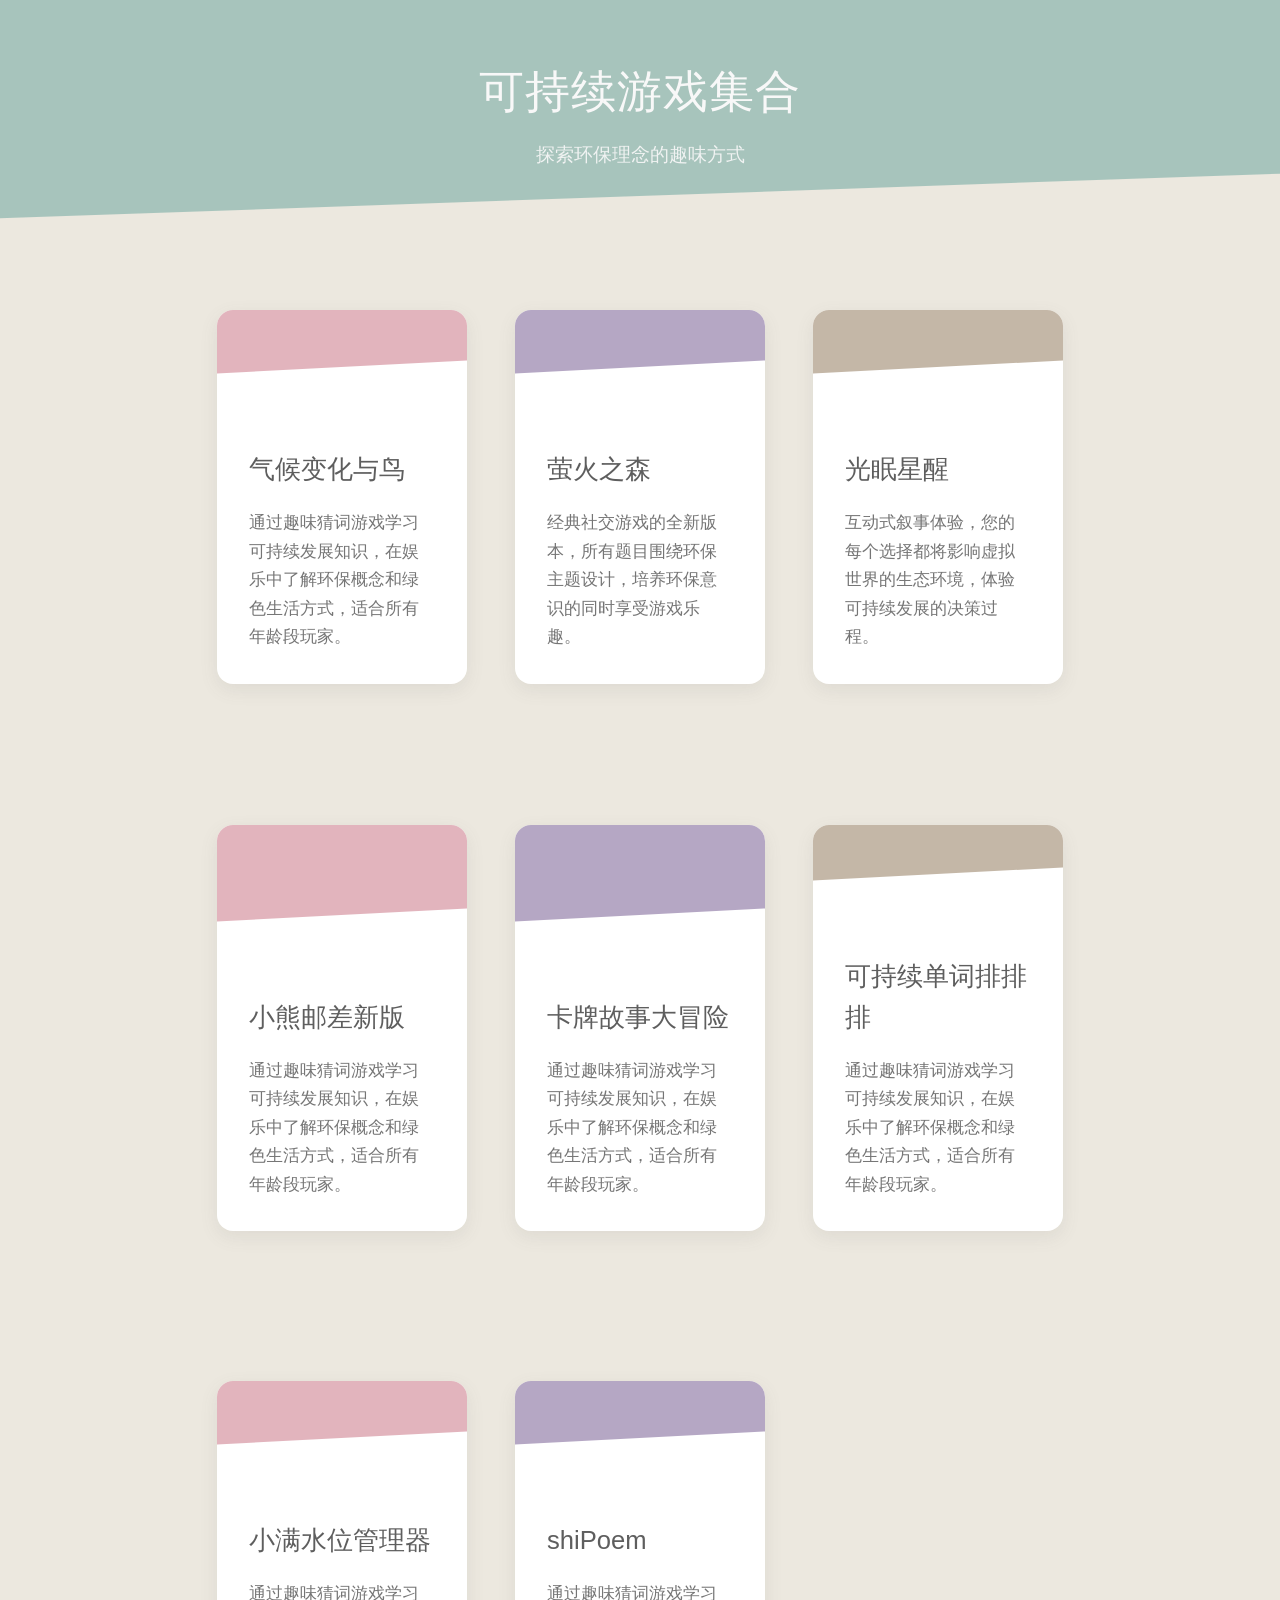
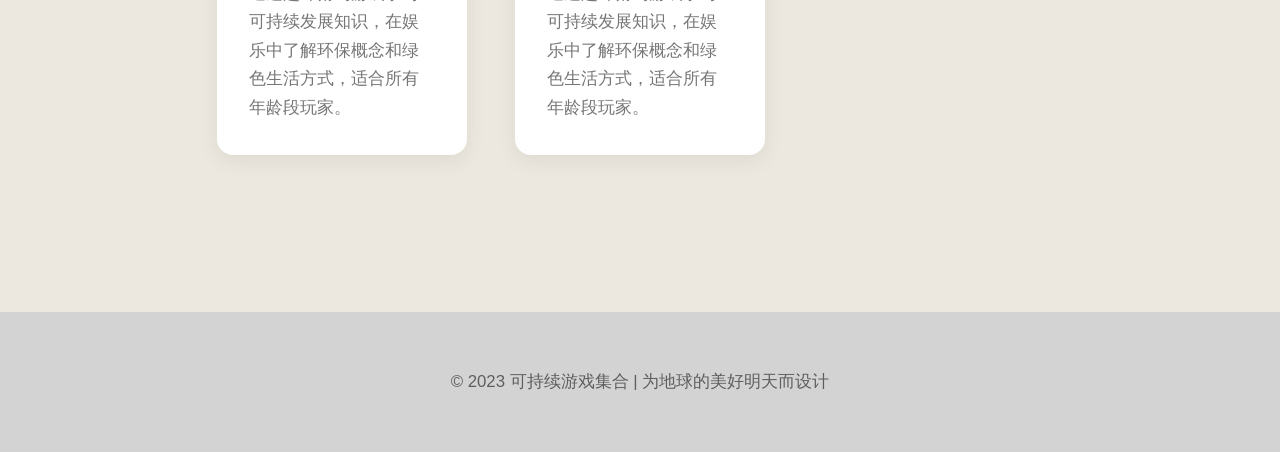
<file: index.html>
<!DOCTYPE html>
<html lang="zh-CN">
<head>
    <meta charset="UTF-8">
    <meta name="viewport" content="width=device-width, initial-scale=1.0">
    <title>可持续游戏集合</title>
    <style>
        :root {
            /* 莫兰迪色系 - 每个颜色都不同 */
            --header-bg: #a7c4bc;  /* 莫兰迪绿 */
            --card1-bg: #e2b4bd;   /* 莫兰迪粉 */
            --card2-bg: #b5a7c4;   /* 莫兰迪紫 */
            --card3-bg: #c4b7a7;   /* 莫兰迪米 */
            --footer-bg: #d3d3d3;   /* 莫兰迪灰 */
            --text-dark: #5e5e5e;   /* 深灰 */
            --text-light: #f8f8f8; /* 浅色文字 */
            --bg-color: #f0f0f0;    /* 背景浅灰 */
            --shadow-color: rgba(94, 94, 94, 0.1); /* 阴影色 */
        }
        
        body {
            font-family: 'Helvetica Neue', Arial, sans-serif;
            line-height: 1.6;
            color: var(--text-dark);
            background-color: #ECE8DF;
            margin: 0;
            padding: 0;
            display: flex;
            flex-direction: column;
            min-height: 100vh;
        }
        
        header {
            background-color: var(--header-bg);
            color: var(--text-light);
            text-align: center;
            padding: 3.5rem 0;
            position: relative;
            overflow: hidden;
        }
        
        header::after {
            content: "";
            position: absolute;
            bottom: -50px;
            left: 0;
            right: 0;
            height: 100px;
            background: #ECE8DF;
            transform: skewY(-2deg);
            z-index: 1;
        }
        
        .header-content {
            position: relative;
            z-index: 2;
        }
        
        h1 {
            margin: 0;
            font-size: 2.8rem;
            font-weight: 300;
            letter-spacing: 1px;
        }
        
        .subtitle {
            font-weight: 300;
            margin-top: 0.8rem;
            opacity: 0.9;
            font-size: 1.2rem;
        }
        
        .container {
            max-width: 1200px;
            margin: 4rem auto;
            padding: 0 2rem;
            flex: 1;
            z-index: 2;
            position: relative;
        }
        
        .games-grid {
            display: grid;
            grid-template-columns: repeat(auto-fit, minmax(200px, 1fr));
            gap: 3rem;
        }
        
        .game-card {
            background: white;
            border-radius: 16px;
            overflow: hidden;
            box-shadow: 0 6px 18px var(--shadow-color);
            transition: all 0.4s cubic-bezier(0.25, 0.8, 0.25, 1);
            text-decoration: none;
            color: inherit;
            display: flex;
            flex-direction: column;
            height: 80%;
        }
        
        .game-card:hover {
            transform: translateY(-10px);
            box-shadow: 0 12px 24px var(--shadow-color);
        }
        
        .game-image {
            height: 200px;
            display: flex;
            align-items: center;
            justify-content: center;
            position: relative;
            overflow: hidden;
        }
        
        .game-image::after {
            content: "";
            position: absolute;
            bottom: -50px;
            left: 0;
            right: 0;
            height: 100px;
            background: white;
            transform: skewY(-3deg);
        }
        
        #caici {
            background-color: var(--card1-bg);
        }
        
        #wodi {
            background-color: var(--card2-bg);
        }
        
        #story {
            background-color: var(--card3-bg);
        }
        
        .game-content {
            padding: 2rem;
            flex-grow: 1;
        }
        
        .game-title {
            margin: 0 0 1.2rem 0;
            font-size: 1.6rem;
            font-weight: 400;
            color: var(--text-dark);
        }
        
        .game-description {
            margin: 0;
            color: var(--text-dark);
            opacity: 0.85;
            line-height: 1.7;
            font-size: 1.05rem;
        }
        
        footer {
            text-align: center;
            padding: 2.5rem;
            background-color: var(--footer-bg);
            color: var(--text-dark);
            margin-top: auto;
            font-weight: 300;
            font-size: 1.05rem;
        }
        
        @media (max-width: 768px) {
            .games-grid {
                grid-template-columns: 1fr;
                gap: 2.5rem;
            }
            
            h1 {
                font-size: 2.2rem;
            }
            
            .container {
                margin: 3rem auto;
                padding: 0 1.5rem;
            }
            
            .game-image {
                height: 180px;
            }
        }
    </style>
</head>
<body>
    <header>
        <div class="header-content">
            <h1>可持续游戏集合</h1>
            <p class="subtitle">探索环保理念的趣味方式</p>
        </div>
    </header>
    
    <div class="container">
        <div class="games-grid">
            <a href="1.气候变化与鸟.html" class="game-card">
                <div class="game-image" id="caici"></div>
                <div class="game-content">
                    <h3 class="game-title">气候变化与鸟</h3>
                    <p class="game-description">通过趣味猜词游戏学习可持续发展知识，在娱乐中了解环保概念和绿色生活方式，适合所有年龄段玩家。</p>
                </div>
            </a>
            
            <a href="2.萤火之森.html" class="game-card">
                <div class="game-image" id="wodi"></div>
                <div class="game-content">
                    <h3 class="game-title">萤火之森</h3>
                    <p class="game-description">经典社交游戏的全新版本，所有题目围绕环保主题设计，培养环保意识的同时享受游戏乐趣。</p>
                </div>
            </a>
            
            <a href="4.starstar.html" class="game-card">
                <div class="game-image" id="story"></div>
                <div class="game-content">
                    <h3 class="game-title">光眠星醒</h3>
                    <p class="game-description">互动式叙事体验，您的每个选择都将影响虚拟世界的生态环境，体验可持续发展的决策过程。</p>
                </div>
            </a>

            <a href="5.小熊邮差新版.html" class="game-card">
                <div class="game-image" id="caici"></div>
                <div class="game-content">
                    <h3 class="game-title">小熊邮差新版</h3>
                    <p class="game-description">通过趣味猜词游戏学习可持续发展知识，在娱乐中了解环保概念和绿色生活方式，适合所有年龄段玩家。</p>
                </div>
            </a>

            <a href="cardstoryadventure/index.html" class="game-card">
                <div class="game-image" id="wodi"></div>
                <div class="game-content">
                    <h3 class="game-title">卡牌故事大冒险</h3>
                    <p class="game-description">通过趣味猜词游戏学习可持续发展知识，在娱乐中了解环保概念和绿色生活方式，适合所有年龄段玩家。</p>
                </div>
            </a>

            <a href="6.优化好的词语排列游戏.html" class="game-card">
                <div class="game-image" id="story"></div>
                <div class="game-content">
                    <h3 class="game-title">可持续单词排排排</h3>
                    <p class="game-description">通过趣味猜词游戏学习可持续发展知识，在娱乐中了解环保概念和绿色生活方式，适合所有年龄段玩家。</p>
                </div>
            </a>

            <a href="7.xiaoman-sound-bg.html" class="game-card">
                <div class="game-image" id="caici"></div>
                <div class="game-content">
                    <h3 class="game-title">小满水位管理器</h3>
                    <p class="game-description">通过趣味猜词游戏学习可持续发展知识，在娱乐中了解环保概念和绿色生活方式，适合所有年龄段玩家。</p>
                </div>
            </a>

            <a href="9.shiPoem.html" class="game-card">
                <div class="game-image" id="wodi"></div>
                <div class="game-content">
                    <h3 class="game-title">shiPoem</h3>
                    <p class="game-description">通过趣味猜词游戏学习可持续发展知识，在娱乐中了解环保概念和绿色生活方式，适合所有年龄段玩家。</p>
                </div>
            </a>
        </div>
    </div>
    
    <footer>
        <p>© 2023 可持续游戏集合 | 为地球的美好明天而设计</p>
    </footer>
</body>
</html>
</file>
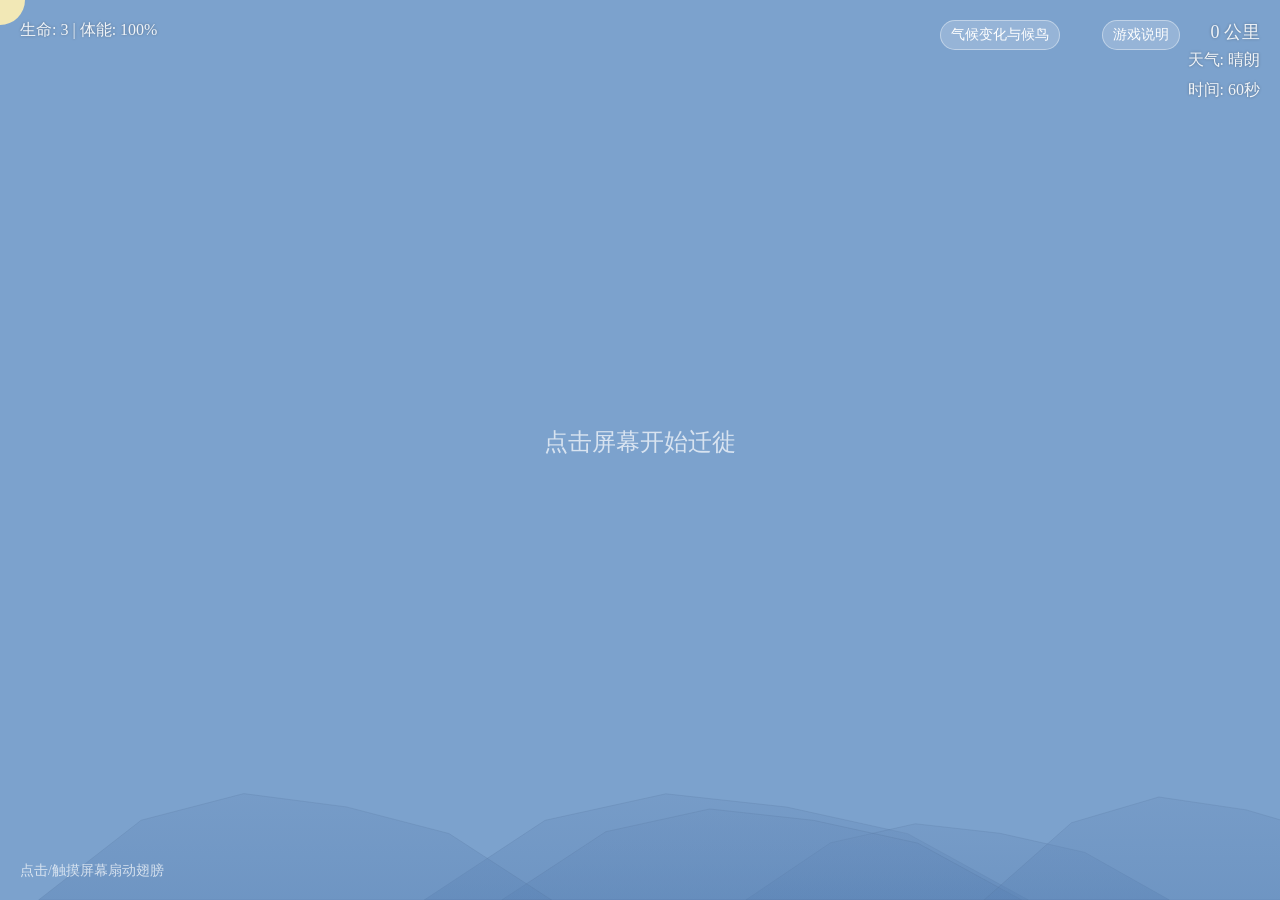
<file: 1.气候变化与鸟.html>
<!DOCTYPE html>
<html lang="zh">
<head>
    <meta charset="UTF-8">
    <meta name="viewport" content="width=device-width, initial-scale=1.0">
    <title>羽途 - 候鸟迁徙</title>
    <style>
        body {
            margin: 0;
            padding: 0;
            overflow: hidden;
            background: rgba(100, 149, 237, 0.9);
            font-family: 'SimSun', serif;
            touch-action: manipulation;
            user-select: none;
        }

        .rain {
            position: absolute;
            width: 100%;
            height: 100%;
        }
        
        .drop {
            position: absolute;
            width: 2px;
            height: 15px;
            background: rgba(174, 194, 224, 0.5);
            border-radius: 0 0 5px 5px;
            animation: falling linear infinite;
        }
        
        @keyframes falling {
            0% {
                transform: translateY(-50px) rotate(10deg);
                opacity: 1;
            }
            80% {
                opacity: 1;
            }
            100% {
                transform: translateY(100vh) rotate(10deg);
                opacity: 0;
            }
        }

        #gameCanvas {
            display: block;
            position: absolute;
            top: 0;
            left: 0;
        }
        #info {
            position: absolute;
            bottom: 20px;
            left: 20px;
            color: rgba(255, 255, 255, 0.7);
            font-size: 14px;
            pointer-events: none;
        }
        #distance {
            position: absolute;
            top: 20px;
            right: 20px;
            color: rgba(255, 255, 255, 0.9);
            font-size: 18px;
            pointer-events: none;
            text-shadow: 0 0 3px rgba(0, 0, 0, 0.3);
        }
        #stats {
            position: absolute;
            top: 20px;
            left: 20px;
            color: rgba(255, 255, 255, 0.9);
            font-size: 16px;
            pointer-events: none;
            text-shadow: 0 0 3px rgba(0, 0, 0, 0.3);
        }
        #weather {
            position: absolute;
            top: 50px;
            right: 20px;
            color: rgba(255, 255, 255, 0.9);
            font-size: 16px;
            pointer-events: none;
            text-shadow: 0 0 3px rgba(0, 0, 0, 0.3);
        }
        #timer {
            position: absolute;
            top: 80px;
            right: 20px;
            color: rgba(255, 255, 255, 0.9);
            font-size: 16px;
            pointer-events: none;
            text-shadow: 0 0 3px rgba(0, 0, 0, 0.3);
        }
        #audioControls {
            position: absolute;
            bottom: 20px;
            right: 20px;
            color: white;
            font-size: 14px;
        }
        
        /* 游戏介绍按钮样式 */
        #helpButton {
            position: absolute;
            top: 20px;
            right: 100px;
            background: rgba(255, 255, 255, 0.2);
            border: 1px solid rgba(255, 255, 255, 0.4);
            color: white;
            padding: 5px 10px;
            border-radius: 15px;
            cursor: pointer;
            font-size: 14px;
            z-index: 100;
            transition: all 0.3s;
        }
        
        /* 新增的气候变化按钮样式 */
        #climateButton {
            position: absolute;
            top: 20px;
            right: 220px;
            background: rgba(255, 255, 255, 0.2);
            border: 1px solid rgba(255, 255, 255, 0.4);
            color: white;
            padding: 5px 10px;
            border-radius: 15px;
            cursor: pointer;
            font-size: 14px;
            z-index: 100;
            transition: all 0.3s;
        }
        
        #helpButton:hover, #climateButton:hover {
            background: rgba(255, 255, 255, 0.3);
        }
        
        /* 游戏介绍弹窗样式 */
        #helpModal, #climateModal {
            display: none;
            position: fixed;
            top: 0;
            left: 0;
            width: 100%;
            height: 100%;
            background: rgba(0, 0, 0, 0.7);
            z-index: 1000;
            justify-content: center;
            align-items: center;
        }
        
        #helpContent, #climateContent {
            background: rgba(30, 60, 90, 0.9);
            padding: 20px;
            border-radius: 10px;
            max-width: 500px;
            width: 80%;
            color: white;
            position: relative;
            border: 1px solid rgba(255, 255, 255, 0.2);
            max-height: 80vh;
            overflow-y: auto;
        }
        
        #closeHelp, #closeClimate {
            position: absolute;
            top: 10px;
            right: 10px;
            background: none;
            border: none;
            color: white;
            font-size: 20px;
            cursor: pointer;
        }
        
        #helpContent h2, #climateContent h2 {
            text-align: center;
            margin-top: 0;
            color: #ffcc00;
        }
        
        #helpContent ul, #climateContent ul {
            padding-left: 20px;
        }
        
        #helpContent li, #climateContent li {
            margin-bottom: 10px;
        }
        
        #climateContent p {
            line-height: 1.6;
            margin-bottom: 15px;
        }
    </style>
</head>
<body>
    <canvas id="gameCanvas"></canvas>

    <div id="info">点击/触摸屏幕扇动翅膀</div>
    <div id="distance">0 公里</div>
    <div id="stats">生命: 3 | 体能: 100%</div>
    <div id="weather">天气: 晴朗</div>
    <div id="timer">时间: 60秒</div>
<!--     <div id="audioControls">
        <button id="muteButton">静音</button>
    </div> -->
    
    <!-- 新增的气候变化按钮 -->
    <button id="climateButton">气候变化与候鸟</button>
    
    <!-- 新增的游戏介绍按钮 -->
    <button id="helpButton">游戏说明</button>
    
    <!-- 游戏介绍弹窗 -->
    <div id="helpModal">
        <div id="helpContent">
            <button id="closeHelp">&times;</button>
            <h2>游戏玩法说明</h2>
            <p>欢迎来到《羽途》候鸟迁徙游戏！</p>
            <ul>
                <li><strong>控制方式</strong>: 点击或触摸屏幕控制鸟群飞行方向</li>
                <li><strong>目标</strong>: 尽可能飞得更远，躲避危险，收集小鱼补充能量</li>
                <li><strong>生命值</strong>: 初始有3点生命，被子弹击中或撞到高楼会减少</li>
                <li><strong>能量</strong>: 飞行会消耗能量，收集小鱼可以补充</li>
                <li><strong>天气系统</strong>: 不同天气会影响飞行速度和能量消耗</li>
                <li><strong>安全时间</strong>: 游戏开始前20秒不会有子弹和高楼出现</li>
                <li><strong>时间限制</strong>: 每次游戏有60秒时间，尽可能飞得更远</li>
            </ul>
            <p>祝您游戏愉快！</p>
        </div>
    </div>
    
    <!-- 新增的气候变化弹窗 -->
    <div id="climateModal">
        <div id="climateContent">
            <button id="closeClimate">&times;</button>
            <h2>气候变化对候鸟的影响</h2>
            <p>候鸟是地球上最令人惊叹的迁徙者之一，它们每年都要飞行数千公里往返于繁殖地和越冬地。然而，气候变化正在对这些勇敢的旅行者产生深远影响：</p>
            
            <h3>1. 迁徙时间改变</h3>
            <p>随着全球气温升高，许多候鸟开始提前开始春季迁徙，或推迟秋季迁徙。这种时间错位可能导致它们错过最佳繁殖时机或食物资源高峰期。</p>
            
            <h3>2. 栖息地丧失</h3>
            <p>海平面上升和极端天气事件正在破坏沿海湿地等重要停歇地。例如，东亚-澳大利西亚迁飞路线上的许多湿地正面临消失威胁，直接影响数百万只水鸟的生存。</p>
            
            <h3>3. 食物链断裂</h3>
            <p>气候变暖导致昆虫孵化时间改变，可能使雏鸟孵化期与昆虫高峰期错开。研究表明，一些鸟类种群因雏鸟食物不足而数量下降。</p>
            
            <h3>4. 迁徙路线变化</h3>
            <p>一些鸟类正在缩短迁徙距离或完全放弃迁徙。例如，部分白鹳种群现在选择在欧洲越冬而非飞往非洲。</p>
            
            <h3>5. 极端天气威胁</h3>
            <p>更频繁的暴风雨和干旱增加了迁徙途中的死亡率。2019年研究显示，春季迁徙期间遭遇恶劣天气的鸟类死亡率显著上升。</p>
            
            <h3>我们能做什么？</h3>
            <ul>
                <li>减少碳足迹，支持可再生能源</li>
                <li>保护湿地和重要鸟类栖息地</li>
                <li>参与公民科学项目，监测鸟类种群</li>
                <li>支持环保组织和鸟类保护项目</li>
            </ul>
            
            <p>通过这个游戏，我们希望唤起大家对候鸟保护和气候变化的关注。每一只成功迁徙的候鸟，都是自然奇迹的见证。</p>
        </div>
    </div>

    <div class="rain" id="rain" style="display: none;"></div>

    <!-- 音效预加载 -->
    <audio id="rainSound" loop preload="auto">
        <source src="rain.mp3" type="audio/mpeg">
    </audio>
    <audio id="windSound" loop preload="auto">
        <source src="wind.mp3" type="audio/mpeg">
    </audio>
    <audio id="sunnySound" loop preload="auto">
        <source src="birdSound.mp3" type="audio/mpeg">
    </audio>
    <audio id="wingFlapSound" preload="auto">
        <source src="https://assets.mixkit.co/sfx/preview/mixkit-bird-flapping-wings-1931.mp3" type="audio/mpeg">
    </audio>
    <audio id="fishCollectSound" preload="auto">
        <source src="https://assets.mixkit.co/sfx/preview/mixkit-positive-interface-beep-221.mp3" type="audio/mpeg">
    </audio>
    <audio id="bulletHitSound" preload="auto">
        <source src="https://assets.mixkit.co/sfx/preview/mixkit-explosion-impact-1684.mp3" type="audio/mpeg">
    </audio>
    <audio id="buildingHitSound" preload="auto">
        <source src="https://assets.mixkit.co/sfx/preview/mixkit-ominous-drums-227.mp3" type="audio/mpeg">
    </audio>

    <script>
                // 在游戏状态变量附近添加
        let lastPowerLineSpawn = 0;
        const powerLineSpawnInterval = 5000; // 高压线生成间隔
        const POWER_LINE_DELAY = 15000; // 高压线比子弹晚15秒出现
        const powerLines = []; // 存储高压线的数组

        const canvas = document.getElementById('gameCanvas');
        const ctx = canvas.getContext('2d');
        const info = document.getElementById('info');
        const distanceDisplay = document.getElementById('distance');
        const statsDisplay = document.getElementById('stats');
        const weatherDisplay = document.getElementById('weather');
        const timerDisplay = document.getElementById('timer');
        const muteButton = document.getElementById('muteButton');
        const helpButton = document.getElementById('helpButton');
        const climateButton = document.getElementById('climateButton');
        const helpModal = document.getElementById('helpModal');
        const climateModal = document.getElementById('climateModal');
        const closeHelp = document.getElementById('closeHelp');
        const closeClimate = document.getElementById('closeClimate');
        
        const rainContainer = document.getElementById('rain');
        const dropsCount = 10;
 

        // 音频元素
        const rainSound = document.getElementById('rainSound');
        const windSound = document.getElementById('windSound');
        const sunnySound = document.getElementById('sunnySound');
        const wingFlapSound = document.getElementById('wingFlapSound');
        const fishCollectSound = document.getElementById('fishCollectSound');
        const bulletHitSound = document.getElementById('bulletHitSound');
        const buildingHitSound = document.getElementById('buildingHitSound');
        
        // 设置画布大小为窗口大小
        canvas.width = window.innerWidth;
        canvas.height = window.innerHeight;

        // 游戏状态
        let gameStarted = false;
        let distance = 0;
        let lastTime = 0;
        let flightPower = 0;
        let isFlapping = false;
        let health = 3;
        let energy = 100;
        let lastFishSpawn = 0;
        let lastBulletSpawn = 0;
        let lastBuildingSpawn = 0;
        let lastWeatherChange = 0;
        let gameTimeLeft = 60; // 60秒游戏时间
        let gameStartTime = 0; // 游戏开始时间
        let isMuted = false; // 是否静音
        
        // 天气系统
        const WEATHER_TYPES = {
            SUNNY: { name: '晴朗', speedModifier: 0.6, color: 'rgba(100, 149, 237, 0.9)', sound: sunnySound },
            WINDY: { name: '大风', speedModifier: 0.3, color: 'rgba(200, 230, 255, 0.6)', sound: windSound },
            RAINY: { name: '雨天', speedModifier: 0.3, color: 'rgba(150, 180, 220, 0.7)', sound: rainSound }
        };
        let currentWeather = WEATHER_TYPES.SUNNY;
        let weatherDuration = 0;
        let weatherParticles = [];
        
        // 鼠标/触摸点位置
        let targetX = canvas.width * 0.3;
        let targetY = canvas.height * 0.5;
        
        // 游戏元素
        const bgMountains = [];
        const bgClouds = [];
        const flock = [];
        const fishes = [];
        const bullets = [];
        const buildings = []; // 新增高楼建筑数组
        
        // 游戏参数
        const flockSize = 15;
        const leaderIndex = 0;
        const fishSpawnInterval = 3000; // 毫秒
        const bulletSpawnInterval = 2000; // 毫秒
        const buildingSpawnInterval = 4000; // 毫秒
        const weatherChangeInterval = 15000; // 毫秒
        const GAME_DURATION = 90; // 60秒游戏时间
        const SAFE_TIME = 20000; // 20秒安全时间（毫秒）
        const BUILDING_DELAY = 10000; // 高楼比子弹晚10秒出现
        
        // 初始化背景元素
        function initBackground() {
            // 创建远山
            for (let i = 0; i < 5; i++) {
                bgMountains.push({
                    x: Math.random() * canvas.width,
                    y: canvas.height * 0.7,
                    width: canvas.width * 0.3 + Math.random() * canvas.width * 0.2,
                    height: canvas.height * 0.2 + Math.random() * canvas.height * 0.1,
                    speed: 0.2 + Math.random() * 0.3
                });
            }
            
            // 创建云朵
            for (let i = 0; i < 8; i++) {
                bgClouds.push({
                    x: Math.random() * canvas.width * 2,
                    y: Math.random() * canvas.height * 0.6,
                    width: 100 + Math.random() * 150,
                    opacity: 0.3 + Math.random() * 0.4,
                    speed: 0.1 + Math.random() * 0.3
                });
            }
        }

function createRain() {
    for (let i = 0; i < dropsCount; i++) {
        const drop = document.createElement('div');
        drop.classList.add('drop');
        
        // 随机位置
        const left = Math.random() * 100;
        const top = Math.random() * -100;
        
        // 随机动画时长和延迟
        const duration = 0.8 + Math.random() * 1.2; // 调整下落速度范围
        const delay = Math.random() * 2;
        
        // 随机雨滴长度
        const height = 8 + Math.random() * 8; // 减小雨滴长度范围
        
        drop.style.left = `${left}%`;
        drop.style.top = `${top}px`;
        drop.style.height = `${height}px`;
        drop.style.animationDuration = `${duration}s`;
        drop.style.animationDelay = `${delay}s`;
        
        rainContainer.appendChild(drop);
    }
}
        
        // 初始化鸟群
        function initFlock() {
            flock.length = 0; // 清空现有鸟群
            for (let i = 0; i < flockSize; i++) {
                flock.push({
                    x: canvas.width * 0.3 - i * 15,
                    y: canvas.height * 0.5 + (i % 3) * 10 - 15,
                    vy: 0,
                    targetY: canvas.height * 0.5,
                    size: 12 - (i / flockSize) * 4,
                    opacity: 0.7 + (i / flockSize) * 0.3,
                    trail: []
                });
            }
        }
        
        // 生成随机小鱼
        function spawnFish() {
            fishes.push({
                x: canvas.width,
                y: canvas.height * 0.3 + Math.random() * canvas.height * 0.4,
                width: 20 + Math.random() * 10,
                speed: 1 + Math.random() * 1.5,
                collected: false
            });
        }
        
        // 生成随机子弹
        function spawnBullet() {
            // 检查是否在安全时间内
            if (Date.now() - gameStartTime < SAFE_TIME) {
                return; // 安全时间内不生成子弹
            }
            
            bullets.push({
                x: Math.random() * canvas.width,
                y: canvas.height,
                width: 5,
                height: 15,
                speed: 2 + Math.random() * 2,
                hit: false
            });
        }
        



        // 生成随机高楼建筑
        function spawnBuilding() {
            // 检查是否在安全时间内，并且比子弹晚10秒出现
            if (Date.now() - gameStartTime < SAFE_TIME + BUILDING_DELAY) {
                return;
            }
            
            const width = 40 + Math.random() * 60;
            const height = canvas.height * (0.3 + Math.random() * 0.3);
            const gap = 150 + Math.random() * 100; // 两栋楼之间的间隔
            
            // 左侧高楼
            buildings.push({
                x: canvas.width,
                y: canvas.height - height,
                width: width,
                height: height,
                speed: 1 + Math.random() * 0.5,
                hit: false
            });
            
            // 右侧高楼（与左侧形成通道）
            buildings.push({
                x: canvas.width + width + gap,
                y: canvas.height - (height * (0.7 + Math.random() * 0.3)),
                width: width,
                height: height * (0.7 + Math.random() * 0.3),
                speed: 1 + Math.random() * 0.5,
                hit: false
            });
        }
        
        // 初始化天气粒子
        function initWeatherParticles() {
            weatherParticles = [];
            const particleCount = currentWeather === WEATHER_TYPES.RAINY ? 100 : 
                                 currentWeather === WEATHER_TYPES.WINDY ? 50 : 0;
            
            for (let i = 0; i < particleCount; i++) {
                weatherParticles.push({
                    x: Math.random() * canvas.width,
                    y: Math.random() * canvas.height,
                    speedX: currentWeather === WEATHER_TYPES.RAINY ? 0 : (Math.random() - 0.5) * 3,
                    speedY: currentWeather === WEATHER_TYPES.RAINY ? 5 + Math.random() * 3 : (Math.random() - 0.5) * 2,
                    size: currentWeather === WEATHER_TYPES.RAINY ? 1 + Math.random() * 2 : 2 + Math.random() * 3,
                    life: 100 + Math.random() * 100
                });
            }
        }
        
        // 改变天气
        function changeWeather() {
            const weatherKeys = Object.keys(WEATHER_TYPES);
            let newWeatherKey;
            do {
                newWeatherKey = weatherKeys[Math.floor(Math.random() * weatherKeys.length)];
            } while (newWeatherKey === currentWeather.name && weatherKeys.length > 1);
            
            // 停止当前天气音效
            currentWeather.sound.pause();
            
            currentWeather = WEATHER_TYPES[newWeatherKey];
            weatherDuration = 10000 + Math.random() * 10000; // 10-20秒
            weatherDisplay.textContent = `天气: ${currentWeather.name}`;
            initWeatherParticles();
            
            // 播放新天气音效
            if (!isMuted) {
                currentWeather.sound.currentTime = 0;
                currentWeather.sound.play().catch(e => console.log("Audio play failed:", e));
            }
        }
        
        // 更新天气粒子
        function updateWeatherParticles(deltaTime) {
            for (let i = weatherParticles.length - 1; i >= 0; i--) {
                const p = weatherParticles[i];
                p.x += p.speedX;
                p.y += p.speedY;
                p.life -= deltaTime;
                
                // 重置离开屏幕的粒子
                if (p.y > canvas.height || p.x < 0 || p.x > canvas.width || p.life <= 0) {
                    p.x = Math.random() * canvas.width;
                    p.y = currentWeather === WEATHER_TYPES.RAINY ? -10 : Math.random() * canvas.height;
                    p.life = 100 + Math.random() * 100;
                }
            }
        }
        
        // 切换静音状态
        function toggleMute() {
            isMuted = !isMuted;
            muteButton.textContent = isMuted ? "取消静音" : "静音";
            
            if (isMuted) {
                // 暂停所有音效
                rainSound.pause();
                windSound.pause();
                sunnySound.pause();
                wingFlapSound.pause();
                fishCollectSound.pause();
                bulletHitSound.pause();
                buildingHitSound.pause();
            } else {
                // 恢复当前天气音效
                currentWeather.sound.currentTime = 0;
                currentWeather.sound.play().catch(e => console.log("Audio play failed:", e));
            }
        }
        
        // 绘制天气效果
        function drawWeather() {
            if (currentWeather === WEATHER_TYPES.SUNNY) return;
            
            ctx.save();
            weatherParticles.forEach(p => {
                ctx.fillStyle = currentWeather.color;
                if (currentWeather === WEATHER_TYPES.RAINY) {
         // 初始创建雨滴

        // const raindiv = document.getElementById('rain');
        // raindiv.style.display = 'block';

        // createRain();


ctx.save();
ctx.translate(p.x, p.y);
ctx.rotate(Math.atan2(p.speedY, p.speedX)); // 沿速度方向旋转（虽然圆形旋转后看起来一样）

ctx.beginPath();
ctx.arc(0, 0, p.size, 0, Math.PI * 2); // 绘制圆形
ctx.closePath();

ctx.fillStyle = "rgba(200, 240, 255, 0.6)";
ctx.fill();
ctx.restore();
                } else {
                    // 绘制风粒子
                    // ctx.save();  
                    // ctx.translate(p.x, p.y);  
                    // ctx.rotate(Math.atan2(p.speedY, p.speedX)); // 沿速度方向旋转  

                    // ctx.beginPath();  
                    // ctx.moveTo(0, 0);  
                    // ctx.lineTo(-p.size * 3, -p.size); // 向左上方延伸  
                    // ctx.lineTo(-p.size * 2, 0); // 回缩一点  
                    // ctx.lineTo(-p.size * 3, p.size); // 向左下方延伸  
                    // ctx.closePath();  

                    // ctx.fillStyle = "rgba(200, 240, 255, 0.6)";  
                    // ctx.fill();  
                    // ctx.restore();  

                    ctx.save();
ctx.translate(p.x, p.y);
ctx.rotate(Math.atan2(p.speedY, p.speedX)); // 沿速度方向旋转（虽然圆形旋转后看起来一样）

ctx.beginPath();
ctx.arc(0, 0, p.size, 0, Math.PI * 2); // 绘制圆形
ctx.closePath();

ctx.fillStyle = "rgba(200, 240, 255, 0.6)";
ctx.fill();
ctx.restore();
                }
            });
            ctx.restore();
            
            // 如果是雨天，添加一层半透明灰色层
            // if (currentWeather === WEATHER_TYPES.RAINY) {
            //     ctx.fillStyle = 'rgba(50, 70, 100, 0.1)';
            //     ctx.fillRect(0, 0, canvas.width, canvas.height);
            // }
        }
        
        // 绘制水墨风格远山
function drawMountains() {
    ctx.save();
    bgMountains.forEach(mountain => {
        // 设置山脉y坐标为画布底部减去山脉高度
        const mountainBottomY = canvas.height - mountain.height;
        
        // 渐变填充
        const gradient = ctx.createLinearGradient(
            mountain.x, mountainBottomY, 
            mountain.x, mountainBottomY + mountain.height
        );
        gradient.addColorStop(0, 'rgba(130, 160, 200, 0.2)');
        gradient.addColorStop(1, 'rgba(90, 130, 180, 0.4)');
        
        // 绘制山脉路径
        ctx.beginPath();
        ctx.moveTo(mountain.x, mountainBottomY + mountain.height); // 从底部开始
        ctx.lineTo(mountain.x + mountain.width * 0.2, mountainBottomY + mountain.height * 0.7); // 调整为从底部计算
        ctx.lineTo(mountain.x + mountain.width * 0.4, mountainBottomY + mountain.height * 0.6);
        ctx.lineTo(mountain.x + mountain.width * 0.6, mountainBottomY + mountain.height * 0.65);
        ctx.lineTo(mountain.x + mountain.width * 0.8, mountainBottomY + mountain.height * 0.75);
        ctx.lineTo(mountain.x + mountain.width, mountainBottomY + mountain.height); // 结束于底部
        ctx.closePath();
        
        ctx.fillStyle = gradient;
        ctx.fill();
        
        // 水墨描边
        ctx.strokeStyle = 'rgba(80, 110, 150, 0.2)';
        ctx.lineWidth = 1;
        ctx.stroke();
    });
    ctx.restore();
}
        
        // 绘制云朵
        function drawClouds() {
            ctx.save();
            bgClouds.forEach(cloud => {
                ctx.beginPath();
                
                // 创建不规则的云朵形状
                const segments = 8;
                const centerX = cloud.x + cloud.width / 2;
                const centerY = cloud.y;
                
                ctx.moveTo(cloud.x, cloud.y);
                
                for (let i = 1; i <= segments; i++) {
                    const angle = (i / segments) * Math.PI;
                    const radius = cloud.width / 2 * (0.7 + Math.random() * 0.3);
                    const x = centerX + Math.cos(angle) * radius;
                    const y = centerY + Math.sin(angle) * radius * 0.5;
                    ctx.lineTo(x, y);
                }
                
                ctx.closePath();
                
                // 渐变填充
                const gradient = ctx.createRadialGradient(
                    centerX, centerY, 0,
                    centerX, centerY, cloud.width / 2
                );
                gradient.addColorStop(0, `rgba(255, 255, 255, ${cloud.opacity})`);
                gradient.addColorStop(1, `rgba(255, 255, 255, ${cloud.opacity * 0.3})`);
                
                ctx.fillStyle = gradient;
                ctx.fill();
            });
            ctx.restore();
        }
        
        // 绘制一只鸟（水墨风格）
        function drawBird(x, y, size, opacity, rotation) {
            ctx.save();
            ctx.translate(x, y);
            ctx.rotate(rotation);
            
            // 翅膀扇动动画参数
            const wingPhase = Date.now() * 0.003;
            const wingAngle = Math.sin(wingPhase) * 0.5;
            const wingSpread = 1 + Math.abs(Math.sin(wingPhase * 1.3)) * 0.3;

            // 身体 - 更明显的白色轮廓
            ctx.beginPath();
            ctx.moveTo(size * 0.3, 0);
            ctx.bezierCurveTo(
                size * 0.5, -size * 0.3,
                size * 0.8, -size * 0.15,
                size * 1.1, -size * 0.1
            );
            ctx.bezierCurveTo(
                size * 0.9, size * 0.15,
                size * 0.6, size * 0.3,
                size * 0.3, 0
            );
            ctx.fillStyle = `rgba(255, 255, 255, ${opacity * 0.7})`; // Increased opacity
            ctx.fill();
            ctx.strokeStyle = `rgba(255, 255, 255, ${Math.min(opacity * 0.9, 1)})`; // Brighter stroke
            ctx.lineWidth = size * 0.05; // Thicker line
            ctx.stroke();

            // 头部 - 更亮的白色
            ctx.beginPath();
            ctx.arc(size * 1.15, -size * 0.15, size * 0.12, 0, Math.PI * 2);
            ctx.fillStyle = `rgba(255, 255, 255, ${Math.min(opacity * 0.9, 1)})`;
            ctx.fill();

            // 喙 - 更粗更明显的线条
            ctx.beginPath();
            ctx.moveTo(size * 1.25, -size * 0.15);
            ctx.lineTo(size * 1.4, -size * 0.1);
            ctx.lineWidth = size * 0.025; // Thicker
            ctx.strokeStyle = `rgba(255, 255, 255, ${Math.min(opacity * 0.9, 1)})`;
            ctx.stroke();

            // 翅膀 - 增强白色效果
            ctx.save();
            ctx.rotate(wingAngle);
            
            // 主翼（更明显的白色）
            for (let i = 0; i < 3; i++) {
                const layerSize = size * (1 - i * 0.1);
                const layerOpacity = opacity * (0.9 - i * 0.2); // Increased opacity
                
                ctx.beginPath();
                ctx.moveTo(size * 0.4, 0);
                ctx.bezierCurveTo(
                    size * 0.6, -size * 0.7 * wingSpread,
                    size * 0.2, -size * 1.0 * wingSpread,
                    -size * 0.2, -size * 0.5 * wingSpread
                );
                ctx.bezierCurveTo(
                    size * 0.1, -size * 0.8 * wingSpread,
                    size * 0.5, -size * 0.6 * wingSpread,
                    size * 0.4, 0
                );
                ctx.fillStyle = `rgba(255, 255, 255, ${layerOpacity * 0.5})`; // More visible
                ctx.fill();
                ctx.strokeStyle = `rgba(255, 255, 255, ${Math.min(layerOpacity * 0.9, 1)})`;
                ctx.lineWidth = size * 0.04; // Thicker
                ctx.stroke();
            }
            
            // 飞羽细节（更明显的白色羽毛）
            for (let i = 0; i < 5; i++) {
                const yPos = -size * (0.2 + i * 0.15) * wingSpread;
                ctx.beginPath();
                ctx.moveTo(size * (0.5 - i * 0.05), yPos * 0.3);
                ctx.quadraticCurveTo(
                    size * (0.3 - i * 0.03), yPos * 0.7,
                    -size * (0.1 - i * 0.02), yPos
                );
                ctx.lineWidth = size * (0.05 - i * 0.007); // Thicker
                ctx.strokeStyle = `rgba(255, 255, 255, ${Math.min(opacity * (0.9 - i * 0.1), 1)})`;
                ctx.stroke();
            }
            ctx.restore();

            // 尾羽 - 更明显的白色
            const tailSway = Math.sin(wingPhase * 0.7) * 0.1;
            ctx.beginPath();
            ctx.moveTo(-size * 0.1, 0);
            ctx.quadraticCurveTo(
                -size * 0.3, -size * (0.3 + tailSway),
                -size * 0.5, -size * (0.4 + tailSway)
            );
            ctx.moveTo(-size * 0.15, 0);
            ctx.lineTo(-size * 0.5, 0);
            ctx.moveTo(-size * 0.1, 0);
            ctx.quadraticCurveTo(
                -size * 0.3, size * (0.3 - tailSway),
                -size * 0.5, size * (0.4 - tailSway)
            );
            ctx.lineWidth = size * 0.04; // Thicker
            ctx.strokeStyle = `rgba(255, 255, 255, ${Math.min(opacity * 0.9, 1)})`;
            ctx.stroke();

            // 眼睛 - 更亮的白点
            ctx.beginPath();
            ctx.arc(size * 1.18, -size * 0.18, size * 0.02, 0, Math.PI * 2); // Larger
            ctx.fillStyle = `rgba(255, 255, 255, ${Math.min(opacity * 1.1, 1)})`; // Brighter
            ctx.fill();

            // 增强水墨晕染特效
            if (opacity > 0.4) { // Lower threshold for visibility
                // 更亮的身体光晕
                ctx.beginPath();
                ctx.arc(size * 0.7, 0, size * 0.3, 0, Math.PI * 2); // Larger
                const bodyGlow = ctx.createRadialGradient(
                    size * 0.7, 0, 0,
                    size * 0.7, 0, size * 0.3
                );
                bodyGlow.addColorStop(0, `rgba(255, 255, 255, ${opacity * 0.4})`); // Brighter
                bodyGlow.addColorStop(1, `rgba(255, 255, 255, 0)`);
                ctx.fillStyle = bodyGlow;
                ctx.fill();

                // 更亮的翅膀尖端光点
                for (let i = 0; i < 3; i++) {
                    ctx.beginPath();
                    ctx.arc(
                        size * (-0.1 + i * 0.05), 
                        -size * (0.5 + i * 0.1) * wingSpread, 
                        size * 0.03, // Larger
                        0, 
                        Math.PI * 2
                    );
                    ctx.fillStyle = `rgba(255, 255, 255, ${opacity * (0.7 - i * 0.15)})`; // Brighter
                    ctx.fill();
                }
            }

            ctx.restore();
        }
        
        // 绘制小鱼
        function drawFish(x, y, width) {
            ctx.save();
            ctx.translate(x, y);
            
            // 鱼身
            ctx.beginPath();
            ctx.ellipse(0, 0, width * 0.5, width * 0.3, 0, 0, Math.PI * 2);
            ctx.fillStyle = 'rgba(255, 150, 50, 0.8)';
            ctx.fill();
            
            // 鱼尾
            ctx.beginPath();
            ctx.moveTo(width * 0.5, 0);
            ctx.lineTo(width * 0.8, -width * 0.3);
            ctx.lineTo(width * 0.8, width * 0.3);
            ctx.closePath();
            ctx.fillStyle = 'rgba(255, 100, 30, 0.8)';
            ctx.fill();
            
            // 鱼眼
            ctx.beginPath();
            ctx.arc(-width * 0.2, -width * 0.1, width * 0.08, 0, Math.PI * 2);
            ctx.fillStyle = 'rgba(0, 0, 0, 0.8)';
            ctx.fill();
            
            ctx.restore();
        }
        
        // 绘制子弹
        function drawBullet(x, y, width, height) {
            ctx.save();
            ctx.translate(x, y);
            
            // 子弹主体
            ctx.fillStyle = 'rgba(255, 50, 50, 0.8)';
            ctx.fillRect(-width/2, -height, width, height);
            
            // 子弹尖端
            ctx.beginPath();
            ctx.moveTo(-width/2, -height);
            ctx.lineTo(width/2, -height);
            ctx.lineTo(0, -height * 1.5);
            ctx.closePath();
            ctx.fillStyle = 'rgba(255, 80, 80, 0.9)';
            ctx.fill();
            
            ctx.restore();
        }
        
        // 绘制高楼建筑
        function drawBuilding(x, y, width, height) {
            ctx.save();
            ctx.translate(x, y);
            
            // 建筑主体
            const gradient = ctx.createLinearGradient(0, 0, 0, height);
            gradient.addColorStop(0, 'rgba(100, 120, 150, 0.8)');
            gradient.addColorStop(1, 'rgba(60, 80, 110, 0.9)');
            ctx.fillStyle = gradient;
            ctx.fillRect(0, 0, width, height);
            
            // 建筑轮廓
            ctx.strokeStyle = 'rgba(255, 255, 255, 0.3)';
            ctx.lineWidth = 2;
            ctx.strokeRect(0, 0, width, height);
            
            // 窗户
            const windowRows = Math.floor(height / 30);
            const windowCols = Math.floor(width / 20);
            const windowSize = 8;
            const windowPadding = 5;
            
            ctx.fillStyle = 'rgba(200, 220, 255, 0.6)';
            for (let row = 0; row < windowRows; row++) {
                for (let col = 0; col < windowCols; col++) {
                    // 随机点亮一些窗户
                    if (Math.random() > 0.3) {
                        ctx.fillRect(
                            col * (windowSize + windowPadding) + windowPadding,
                            row * (windowSize + windowPadding) + windowPadding,
                            windowSize,
                            windowSize
                        );
                    }
                }
            }
            
            ctx.restore();
        }
        
        // 绘制鸟群
        function drawFlock() {
            flock.forEach((bird, index) => {
                // 绘制飞行轨迹（尾迹）
                if (bird.trail.length > 0) {
                    ctx.save();
                    ctx.globalCompositeOperation = 'destination-over';
                    ctx.globalAlpha = 0.3;
                    
                    ctx.beginPath();
                    ctx.moveTo(bird.trail[0].x, bird.trail[0].y);
                    
                    for (let i = 1; i < bird.trail.length; i++) {
                        ctx.lineTo(bird.trail[i].x, bird.trail[i].y);
                    }
                    
                    ctx.strokeStyle = 'rgba(255, 255, 255, 0.2)';
                    ctx.lineWidth = bird.size * 0.5;
                    ctx.stroke();
                    
                    ctx.restore();
                }
                
                // 绘制鸟
                const rotation = Math.atan2(bird.vy, 10) * 0.3;
                drawBird(bird.x, bird.y, bird.size, bird.opacity, rotation);
                
                // 更新尾迹
                bird.trail.push({ x: bird.x, y: bird.y });
                if (bird.trail.length > 10) {
                    bird.trail.shift();
                }
            });
        }
        
        // 绘制太阳/月亮
        function drawSun() {
            const timeOfDay = (distance % 2000) / 2000; // 模拟日夜循环
            const isDay = timeOfDay < 0.5;
            const sunPos = isDay ? timeOfDay * 2 : (timeOfDay - 0.5) * 2;
            
            const sunX = canvas.width * sunPos;
            const sunY = canvas.height * 0.2 - Math.abs(sunPos - 0.5) * canvas.height * 0.4;
            
            ctx.save();
            
            // 光晕
            const gradient = ctx.createRadialGradient(
                sunX, sunY, 0,
                sunX, sunY, isDay ? 100 : 60
            );
            
            if (isDay) {
                // gradient.addColorStop(0, 'rgba(255, 255, 200, 0.8)');
                // gradient.addColorStop(0.7, 'rgba(255, 220, 150, 0.3)');
                // gradient.addColorStop(1, 'rgba(255, 200, 100, 0)');

                ctx.fillStyle = '#7ca2cd'; // 修改这里，使用更深的蓝色
                ctx.fillRect(0, 0, canvas.width, canvas.height);
            } else {
                gradient.addColorStop(0, 'rgba(220, 230, 255, 0.6)');
                gradient.addColorStop(0.7, 'rgba(200, 210, 240, 0.2)');
                gradient.addColorStop(1, 'rgba(180, 190, 220, 0)');
            }
            
            ctx.fillStyle = gradient;
            ctx.beginPath();
            ctx.arc(sunX, sunY, isDay ? 100 : 60, 0, Math.PI * 2);
            ctx.fill();
            
            // 太阳/月亮本体
            ctx.fillStyle = isDay ? 'rgba(255, 240, 180, 0.9)' : 'rgba(230, 240, 255, 0.8)';
            ctx.beginPath();
            ctx.arc(sunX, sunY, isDay ? 25 : 20, 0, Math.PI * 2);
            ctx.fill();
            
            if (!isDay) {
                // 月亮纹理
                ctx.fillStyle = 'rgba(200, 210, 230, 0.6)';
                ctx.beginPath();
                ctx.arc(sunX - 8, sunY - 5, 5, 0, Math.PI * 2);
                ctx.fill();
            }
            
            ctx.restore();
        }
        
        // 更新游戏状态
        function update(deltaTime) {
            if (!gameStarted) return;
            
            // 更新距离
            distance += deltaTime * 0.05 * currentWeather.speedModifier;
            distanceDisplay.textContent = Math.floor(distance) + ' 公里';
            
            // 更新状态显示
            statsDisplay.textContent = `生命: ${health} | 体能: ${Math.floor(energy)}%`;
            
            // 更新时间
            gameTimeLeft -= deltaTime / 1000;
            timerDisplay.textContent = `时间: ${Math.max(0, Math.ceil(gameTimeLeft))}秒`;
            
            // 检查时间是否结束
            if (gameTimeLeft <= 0) {
                gameOver();
                return;
            }
            
            // 更新天气
            if (Date.now() - lastWeatherChange > weatherChangeInterval) {
                changeWeather();
                lastWeatherChange = Date.now();
            }
            
            // 更新天气粒子
            updateWeatherParticles(deltaTime);
            
            // 更新背景元素
            bgMountains.forEach(mountain => {
                mountain.x -= mountain.speed * currentWeather.speedModifier;
                if (mountain.x + mountain.width < 0) {
                    mountain.x = canvas.width;
                    mountain.y = canvas.height * 0.7 + (Math.random() - 0.5) * 50;
                }
            });
            
            bgClouds.forEach(cloud => {
                cloud.x -= cloud.speed * currentWeather.speedModifier;
                if (cloud.x + cloud.width < 0) {
                    cloud.x = canvas.width + Math.random() * canvas.width;
                    cloud.y = Math.random() * canvas.height * 0.6;
                }
            });
            
            // 生成小鱼
            if (Date.now() - lastFishSpawn > fishSpawnInterval) {
                spawnFish();
                lastFishSpawn = Date.now();
            }
            
            // 生成子弹（仅在安全时间过后）
            if (Date.now() - gameStartTime > SAFE_TIME && Date.now() - lastBulletSpawn > bulletSpawnInterval) {
                spawnBullet();
                lastBulletSpawn = Date.now();
            }
            
            // 生成高楼建筑（仅在安全时间过后10秒）
            if (Date.now() - gameStartTime > SAFE_TIME + BUILDING_DELAY && Date.now() - lastBuildingSpawn > buildingSpawnInterval) {
                spawnBuilding();
                lastBuildingSpawn = Date.now();
            }
            
            // 更新小鱼
            for (let i = fishes.length - 1; i >= 0; i--) {
                const fish = fishes[i];
                fish.x -= fish.speed * currentWeather.speedModifier;
                
                // 检查是否被收集
                if (!fish.collected) {
                    const leader = flock[leaderIndex];
                    const dx = leader.x - fish.x;
                    const dy = leader.y - fish.y;
                    const distance = Math.sqrt(dx * dx + dy * dy);
                    
                    if (distance < 30) {
                        fish.collected = true;
                        energy = Math.min(energy + 15, 100); // 增加体能
                        if (!isMuted) {
                            fishCollectSound.currentTime = 0;
                            fishCollectSound.play().catch(e => console.log("Audio play failed:", e));
                        }
                    }
                }
                
                // 移除屏幕外的小鱼
                if (fish.x + fish.width < 0 || fish.collected) {
                    fishes.splice(i, 1);
                }
            }
            
            // 更新子弹
            for (let i = bullets.length - 1; i >= 0; i--) {
                const bullet = bullets[i];
                bullet.y -= bullet.speed * currentWeather.speedModifier;
                
                // 检查是否击中鸟群
                if (!bullet.hit) {
                    for (const bird of flock) {
                        const dx = bird.x - bullet.x;
                        const dy = bird.y - bullet.y;
                        const distance = Math.sqrt(dx * dx + dy * dy);
                        
                        if (distance < 20) {
                            bullet.hit = true;
                            health--;
                            if (!isMuted) {
                                bulletHitSound.currentTime = 0;
                                bulletHitSound.play().catch(e => console.log("Audio play failed:", e));
                            }
                            break;
                        }
                    }
                }
                
                // 移除屏幕外的子弹
                if (bullet.y + bullet.height < 0 || bullet.hit) {
                    bullets.splice(i, 1);
                }
            }
            
            // 更新高楼建筑
            for (let i = buildings.length - 1; i >= 0; i--) {
                const building = buildings[i];
                building.x -= building.speed * currentWeather.speedModifier;
                
                // 检查是否与鸟群碰撞
                if (!building.hit) {
                    for (const bird of flock) {
                        // 简单的矩形碰撞检测
                        if (bird.x + bird.size > building.x && 
                            bird.x - bird.size < building.x + building.width &&
                            bird.y + bird.size > canvas.height - building.height) {
                            
                            building.hit = true;
                            health--;
                            if (!isMuted) {
                                buildingHitSound.currentTime = 0;
                                buildingHitSound.play().catch(e => console.log("Audio play failed:", e));
                            }
                            break;
                        }
                    }
                }
                
                // 移除屏幕外的建筑
                if (building.x + building.width < 0 || building.hit) {
                    buildings.splice(i, 1);
                }
            }
            
            // 更新鸟群
            const leader = flock[leaderIndex];
            
            // 领导鸟的飞行逻辑 - 现在跟随鼠标/触摸点
            if (isFlapping) {
                flightPower = Math.min(flightPower + deltaTime * 0.002, 0.1);
                energy = Math.max(energy - deltaTime * 0.001 * (currentWeather === WEATHER_TYPES.RAINY ? 1.5 : 1), 0); // 雨天消耗更多体能
                
                // 播放翅膀扇动音效（每隔一定时间播放一次）
                if (Date.now() % 300 < deltaTime && !isMuted) {
                    wingFlapSound.currentTime = 0;
                    wingFlapSound.play().catch(e => console.log("Audio play failed:", e));
                }
            } else {
                flightPower = Math.max(flightPower - deltaTime * 0.001, 0);
            }
            
            // 计算领导鸟到目标点的方向
            const dx = targetX - leader.x;
            const dy = targetY - leader.y;
            const distanceToTarget = Math.sqrt(dx * dx + dy * dy);
            
            // 如果距离目标点足够近，就应用重力
            if (distanceToTarget < 10) {
                leader.vy += 0.05; // 重力
            } else {
                // 否则向目标点移动

                const speed = (2 + flightPower * 20 * (energy / 100)) * currentWeather.speedModifier;



                const directionX = dx / distanceToTarget;
                const directionY = dy / distanceToTarget;
                
                leader.x += directionX * speed;
                leader.y += directionY * speed;
                leader.vy = directionY * speed;
            }
            
            // 限制领导鸟的垂直位置
            leader.y = Math.max(canvas.height * 0.2, Math.min(canvas.height * 0.8, leader.y));
            
            // 其他鸟跟随领导鸟（形成V字形）
            for (let i = 0; i < flock.length; i++) {
                if (i === leaderIndex) continue;
                
                const bird = flock[i];
                const angle = i < flock.length / 2 ? -0.3 : 0.3;
                const offsetX = Math.abs(i - leaderIndex) * 15;
                const offsetY = (i - leaderIndex) * 10;
                
                // 目标位置形成V字形
                const targetX = leader.x - offsetX;
                const targetY = leader.y + offsetY * (i % 2 === 0 ? 1 : -1);
                
                // 平滑跟随
                bird.x += (targetX - bird.x) * 0.1;
                bird.y += (targetY - bird.y) * 0.05;
            }
            
            // 检查游戏结束条件
            if (leader.y > canvas.height * 0.85 || health <= 0) {
                gameOver();
            }
        }

        // 绘制游戏
        function draw() {
            // 清空画布
            ctx.clearRect(0, 0, canvas.width, canvas.height);
            
            // 绘制渐变天空背景
            const timeOfDay = (distance % 2000) / 2000;
            const isDay = timeOfDay < 0.5;
            
            const skyGradient = ctx.createLinearGradient(0, 0, 0, canvas.height);
            
            if (isDay) {
                const dayProgress = timeOfDay * 2;
                // skyGradient.addColorStop(0, `hsl(210, 80%, ${80 - dayProgress * 30}%)`);
                // skyGradient.addColorStop(1, `hsl(210, 30%, ${70 - dayProgress * 20}%)`);
                ctx.fillStyle = '#a8d8ff'; // 或者使用 rgba(168, 216, 255, 1)
ctx.fillRect(0, 0, canvas.width, canvas.height);
            } else {
                const nightProgress = (timeOfDay - 0.5) * 2;
                skyGradient.addColorStop(0, `hsl(240, 60%, ${30 + nightProgress * 10}%)`);
                skyGradient.addColorStop(1, `hsl(240, 30%, ${20 + nightProgress * 5}%)`);
            }
            
            ctx.fillStyle = skyGradient;
            ctx.fillRect(0, 0, canvas.width, canvas.height);
            
            // 绘制太阳/月亮
            drawSun();
            
            // 绘制远山
            drawMountains();
            
            // 绘制云朵
            // drawClouds();
            
            // 绘制天气效果
            drawWeather();
            
            // 绘制高楼建筑
            buildings.forEach(building => {
                if (!building.hit) {
                    drawBuilding(building.x, building.y, building.width, building.height);
                }
            });
            
            // 绘制小鱼
            fishes.forEach(fish => {
                if (!fish.collected) {
                    drawFish(fish.x, fish.y, fish.width);
                }
            });
            
            // 绘制子弹
            bullets.forEach(bullet => {
                if (!bullet.hit) {
                    drawBullet(bullet.x, bullet.y, bullet.width, bullet.height);
                }
            });
            
            // 绘制鸟群
            drawFlock();
            
            // 绘制开始提示
            if (!gameStarted) {
                ctx.fillStyle = 'rgba(255, 255, 255, 0.7)';
                ctx.font = '24px SimSun';
                ctx.textAlign = 'center';
                ctx.fillText('点击屏幕开始迁徙', canvas.width / 2, canvas.height / 2);
            }
            
            // 绘制安全时间提示
            if (gameStarted && Date.now() - gameStartTime < SAFE_TIME) {
                const remainingTime = Math.ceil((SAFE_TIME - (Date.now() - gameStartTime)) / 1000);
                ctx.fillStyle = 'rgba(255, 255, 255, 0.7)';
                ctx.font = '18px SimSun';
                ctx.textAlign = 'center';
                // ctx.fillText(`安全时间剩余: ${remainingTime}秒`, canvas.width / 2, canvas.height * 0.8);
            }
        }
        
        // 游戏结束
        function gameOver() {
            gameStarted = false;
            // 停止所有音效
            rainSound.pause();
            windSound.pause();
            sunnySound.pause();
            
            ctx.fillStyle = 'rgba(255, 255, 255, 0.7)';
            ctx.font = '24px SimSun';
            ctx.textAlign = 'center';
            ctx.fillText(`迁徙结束，飞行了 ${Math.floor(distance)} 公里`, canvas.width / 2, canvas.height / 2);
            ctx.font = '18px SimSun';
            ctx.fillText('点击屏幕重新开始', canvas.width / 2, canvas.height / 2 + 40);
        }
        
        // 重置游戏
        function resetGame() {
            gameStarted = true;
            gameStartTime = Date.now(); // 记录游戏开始时间
            distance = 0;
            health = 3;
            energy = 100;
            gameTimeLeft = GAME_DURATION;
            fishes.length = 0;
            bullets.length = 0;
            buildings.length = 0; // 清空高楼建筑
            currentWeather = WEATHER_TYPES.SUNNY;
            weatherDisplay.textContent = `天气: ${currentWeather.name}`;
            timerDisplay.textContent = `时间: ${GAME_DURATION}秒`;
            initFlock();
            info.style.opacity = '0';
            
            // 播放初始天气音效
            if (!isMuted) {
                currentWeather.sound.currentTime = 0;
                currentWeather.sound.play().catch(e => console.log("Audio play failed:", e));
            }
        }
        
        // 游戏循环
        function gameLoop(timestamp) {
            if (!lastTime) lastTime = timestamp;
            const deltaTime = timestamp - lastTime;
            lastTime = timestamp;
            
            update(deltaTime);
            draw();
            
            requestAnimationFrame(gameLoop);
        }
        
        // 事件监听
        function handleInputStart(e) {
            if (!gameStarted) {
                resetGame();
            }
            isFlapping = true;
            
            // 播放翅膀扇动音效
            if (!isMuted && gameStarted) {
                wingFlapSound.currentTime = 0;
                wingFlapSound.play().catch(e => console.log("Audio play failed:", e));
            }
            
            // 更新目标位置
            updateTargetPosition(e);
        }
        
        function handleInputEnd() {
            isFlapping = false;
        }
        
        function handleInputMove(e) {
            if (isFlapping) {
                updateTargetPosition(e);
            }
        }
        
        function updateTargetPosition(e) {
            // 获取鼠标/触摸位置
            const rect = canvas.getBoundingClientRect();
            let clientX, clientY;
            
            if (e.touches) {
                clientX = e.touches[0].clientX;
                clientY = e.touches[0].clientY;
            } else {
                clientX = e.clientX;
                clientY = e.clientY;
            }
            
            targetX = clientX - rect.left;
            targetY = clientY - rect.top;
            
            // 限制目标位置在合理范围内
            targetX = Math.max(50, Math.min(canvas.width - 50, targetX));
            targetY = Math.max(canvas.height * 0.2, Math.min(canvas.height * 0.8, targetY));
        }
        
        // 显示游戏帮助
        function showHelp() {
            helpModal.style.display = 'flex';
        }
        
        // 隐藏游戏帮助
        function hideHelp() {
            helpModal.style.display = 'none';
        }
        
        // 显示气候变化信息
        function showClimateInfo() {
            climateModal.style.display = 'flex';
        }
        
        // 隐藏气候变化信息
        function hideClimateInfo() {
            climateModal.style.display = 'none';
        }
        
        // 初始化游戏
        function initGame() {
            initBackground();
            initWeatherParticles();
            
            // 设置事件监听
            canvas.addEventListener('mousedown', handleInputStart);
            canvas.addEventListener('mouseup', handleInputEnd);
            canvas.addEventListener('mousemove', handleInputMove);
            
            canvas.addEventListener('touchstart', (e) => {
                e.preventDefault();
                handleInputStart(e);
            });
            canvas.addEventListener('touchend', (e) => {
                e.preventDefault();
                handleInputEnd(e);
            });
            canvas.addEventListener('touchmove', (e) => {
                e.preventDefault();
                handleInputMove(e);
            });
            
            // 静音按钮事件
            // muteButton.addEventListener('click', toggleMute);
            
            // 游戏帮助按钮事件
            helpButton.addEventListener('click', showHelp);
            closeHelp.addEventListener('click', hideHelp);
            
            // 气候变化按钮事件
            climateButton.addEventListener('click', showClimateInfo);
            closeClimate.addEventListener('click', hideClimateInfo);
            
            // 点击弹窗外部关闭
            helpModal.addEventListener('click', (e) => {
                if (e.target === helpModal) {
                    hideHelp();
                }
            });
            
            climateModal.addEventListener('click', (e) => {
                if (e.target === climateModal) {
                    hideClimateInfo();
                }
            });
            
            // 预加载音效
            rainSound.load();
            windSound.load();
            sunnySound.load();
            wingFlapSound.load();
            fishCollectSound.load();
            bulletHitSound.load();
            buildingHitSound.load();
            
            // 开始游戏循环
            requestAnimationFrame(gameLoop);
        }
        
        // 窗口大小调整
        window.addEventListener('resize', () => {
            canvas.width = window.innerWidth;
            canvas.height = window.innerHeight;
        });
        
        // 启动游戏
        initGame();
    </script>
</body>
</html>
</file>
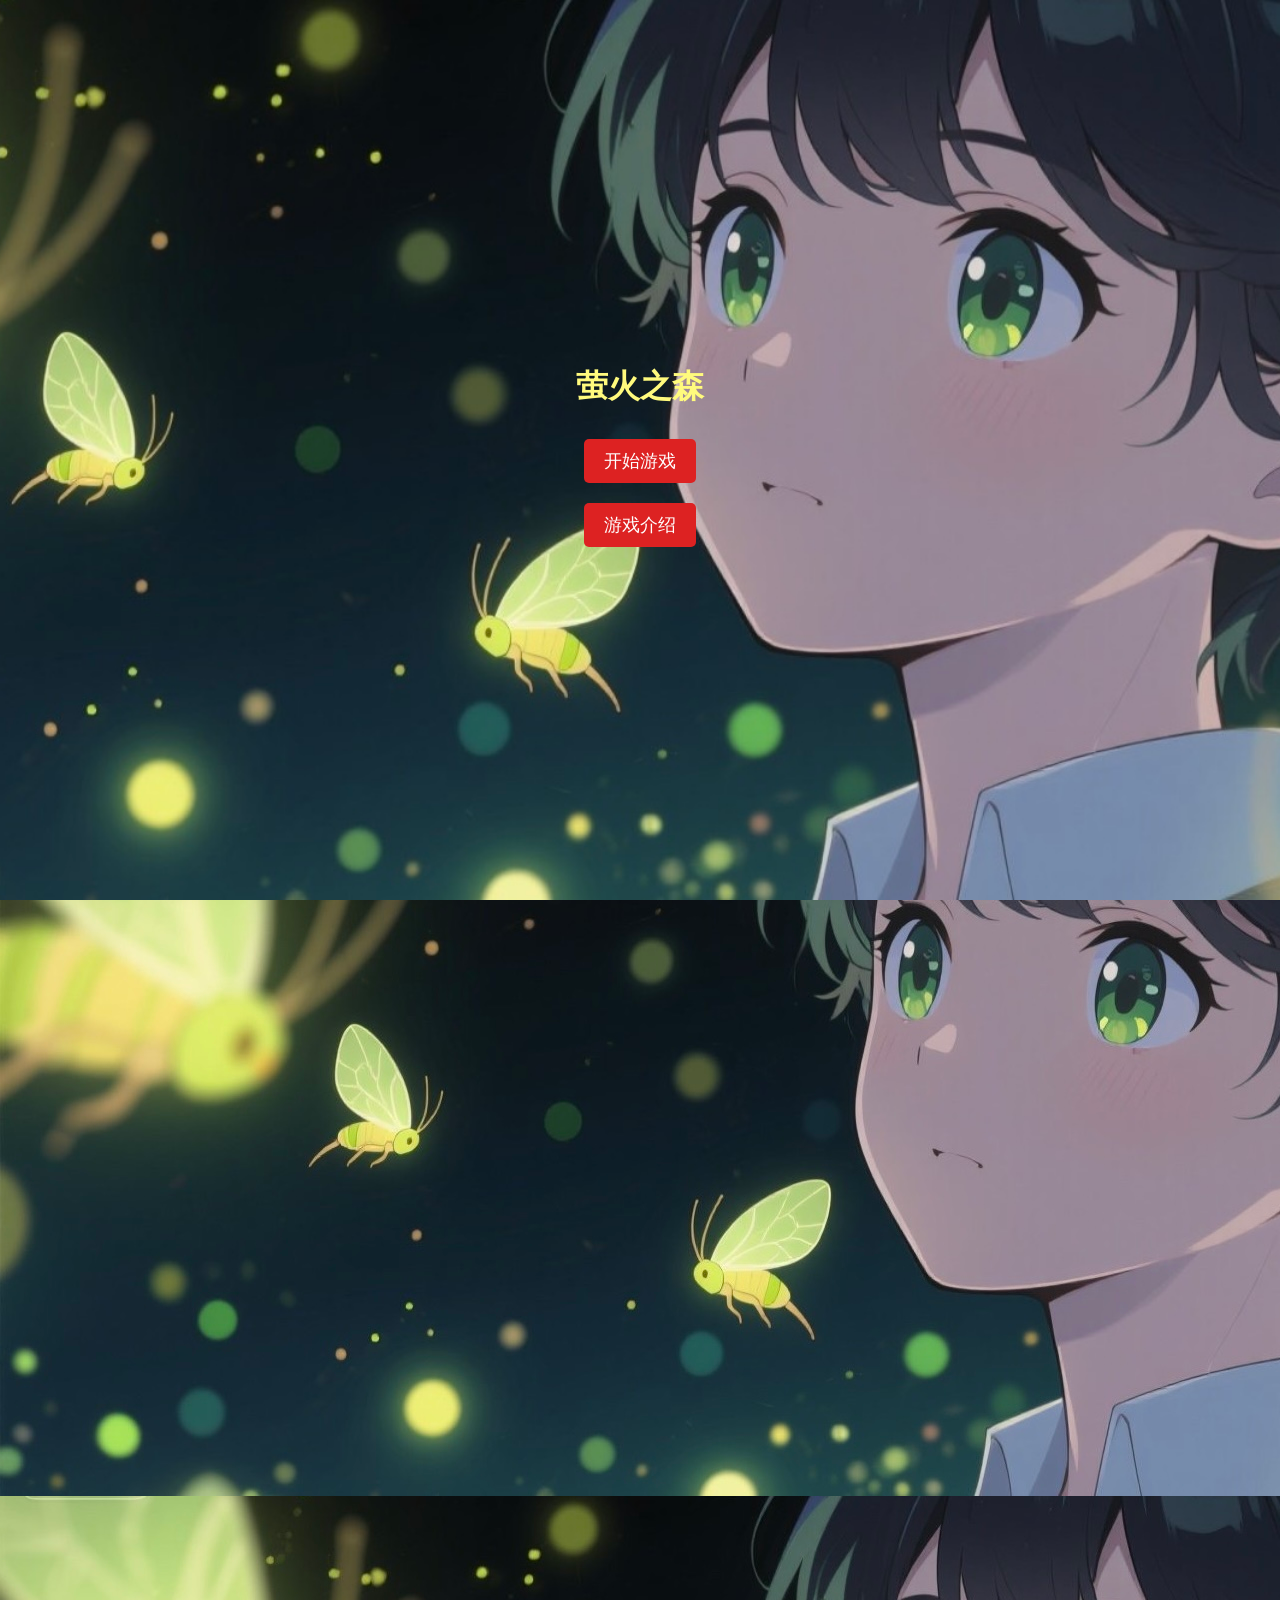
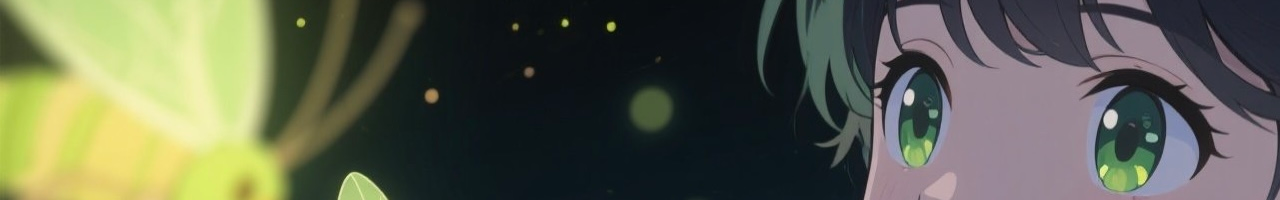
<file: 2.萤火之森.html>
<!DOCTYPE html>
<html lang="zh">
<head>
    <meta charset="UTF-8">
    <meta name="viewport" content="width=device-width, initial-scale=1.0">
    <title>萤火虫守护者 - 惊扰限制版</title>
    <style>
        body {
            margin: 0;
            overflow: hidden;
            /*background-color: #000;*/
            font-family: Arial, sans-serif;
            color: white;
            user-select: none;
            background-image: url('yinghuocong.jpg');

        }
        #gameCanvas {
            display: block;
            background-color: #000;
        }
        #ui {
            position: absolute;
            top: 10px;
            left: 10px;
            padding: 10px;
            background-color: rgba(0, 0, 0, 0.5);
            border-radius: 5px;
        }
        #gameOver {
            position: absolute;
            top: 50%;
            left: 50%;
            transform: translate(-50%, -50%);
            background-color: rgba(0, 0, 0, 0.8);
            padding: 20px;
            border-radius: 10px;
            text-align: center;
            display: none;
        }
        #startScreen {
            position: absolute;
            top: 0;
            left: 0;
            width: 100%;
            height: 100%;
            background-color: rgba(0, 0, 0, 0.9);
            display: flex;
            flex-direction: column;
            justify-content: center;
            align-items: center;
            text-align: center;
            z-index: 100;
            background-image: url('yinghuocong.jpg');
            background-size: cover;
  background-position: center;
  background-repeat: no-repeat;
  background-attachment: fixed;
  height: 100vh;
  margin: 0;

        }
        #instructionsModal {
            position: absolute;
            top: 50%;
            left: 50%;
            transform: translate(-50%, -50%);
            background-color: rgba(0, 0, 0, 0.9);
            padding: 20px;
            border-radius: 10px;
            text-align: center;
            max-width: 80%;
            display: none;
            z-index: 101;
        }
        button {
            background-color: #d22;
            color: white;
            border: none;
            padding: 10px 20px;
            margin: 10px;
            border-radius: 5px;
            cursor: pointer;
            font-size: 18px;
        }
        button:hover {
            background-color: #f33;
        }
        h1 {
            color: #fffa7d;
            margin-bottom: 20px;
        }
        
        /* 萤火虫样式 */
        .firefly {
            position: absolute;
            width: 4px;
            height: 4px;
            border-radius: 50%;
            background-color: #fff;
            box-shadow: 0 0 6px 2px #fffa7d;
            animation: flicker 2s infinite alternate;
            opacity: 0;
            pointer-events: none;
            will-change: transform;
        }
        
        @keyframes flicker {
            0%, 100% {
                opacity: 0.2;
                box-shadow: 0 0 6px 2px #fffa7d;
            }
            50% {
                opacity: 1;
                box-shadow: 0 0 10px 4px #fffa7d;
            }
        }
        
        #disturbance {
            color: #ff6;
        }
        #disturbance.warning {
            color: #f66;
            animation: pulse 0.5s infinite alternate;
        }
        
        @keyframes pulse {
            from { transform: scale(1); }
            to { transform: scale(1.2); }
        }
        
        /* 音乐控制按钮 */
        #soundControls {
            position: absolute;
            bottom: 10px;
            right: 10px;
            display: flex;
            gap: 10px;
        }
        .sound-btn {
            background-color: rgba(0, 0, 0, 0.5);
            width: 40px;
            height: 40px;
            border-radius: 50%;
            display: flex;
            justify-content: center;
            align-items: center;
            cursor: pointer;
        }

        .tabButton {
            background-color: rgba(0, 0, 0, 0.5);
            color: white;
            border: none;
            padding: 8px 20px;
            margin: 0 5px;
            border-radius: 5px 5px 0 0;
            cursor: pointer;
            font-size: 16px;
            transition: all 0.3s;
        }

        .tabButton:hover {
            background-color: rgba(50, 50, 50, 0.7);
        }

        .tabButton.active {
            background-color: rgba(80, 80, 80, 0.9);
            font-weight: bold;
        }

        .infoTab {
            background-color: rgb(132 144 255 / 30%);
            border-radius: 0 0 8px 8px;
            padding: 15px;
        }
    </style>
</head>
<body>
    <canvas id="gameCanvas"></canvas>
    <div id="firefliesContainer"></div>
    
    <div id="ui">
        <div>生命值: <span id="health">3</span></div>
        <div>分数: <span id="score">0</span></div>
        <div>惊扰萤火虫: <span id="disturbance">0</span>/30</div>
        <div>发现隐形障碍: <span id="hiddenFound">0</span></div>
    </div>
    
    <!-- 音乐控制 -->
    <div id="soundControls">
        <div class="sound-btn" id="bgmToggle" title="背景音乐开关">🎵</div>
        <div class="sound-btn" id="sfxToggle" title="音效开关">🔊</div>
    </div>
    
    <div id="startScreen">
        <h1>萤火之森</h1>
        <button id="startButton">开始游戏</button>
        <button id="instructionsButton">游戏介绍</button>
    </div>
    
    <div id="instructionsModal">
        <h3>游戏玩法</h3>
        <p>使用鼠标移动红光手电筒</p>
        <p>避开黑色障碍物(碰到会减生命值)</p>
        <p>注意隐形障碍(只有被红光照射才会显现)</p>
        <p>不要离萤火虫太近(惊扰30次游戏结束)</p>
        <p>尽可能长时间生存!</p>
        <button id="closeInstructions">关闭</button>
    </div>
    
<div id="gameOver">
    <h2 style="color: #ffe48c;">游戏结束</h2>
    <p id="gameOverReason"></p>
    <p>你的最终分数: <span id="finalScore">0</span></p>
    <p>惊扰萤火虫次数: <span id="finalDisturbance">0</span>/30</p>
    <p>发现的隐形障碍: <span id="finalHiddenFound">0</span></p>
    
    <div id="infoTabs" style="margin: 20px 0; display: flex; justify-content: center;">
        <button class="tabButton active" onclick="switchTab('protection')">保护思考</button>
        <button class="tabButton" onclick="switchTab('viewing')">观赏指南</button>
    </div>
    
    <div id="protectionTab" class="infoTab" style="display: block;">
        <div style=" padding: 15px; border-radius: 8px;">
            <h3>你知道嘛？</h3>
            <p>萤火虫数量的减少反映了人类活动对自然的影响：</p>
            <ul style="text-align: left;">
                <li>光污染会干扰萤火虫的求偶信号</li>
                <li>极端暴雨、干旱气候影响繁衍</li>
                <li>部分不规范观赏行为也“驱萤”</li>
                <!-- <li>过度捕捉影响种群繁衍</li> -->
            </ul>
            <p>每个惊扰数字背后，都是对自然平衡的一次破坏。</p>
        </div>
    </div>
    
    <div id="viewingTab" class="infoTab" style="display: none;">
        <div style="padding: 15px; border-radius: 8px;">
            <h3>科学观赏萤火虫指南</h3>
            <p>让我们学习如何与这些"夜光小精灵"和谐相处：</p>
            <ul style="text-align: left;">
                <li><strong>使用红光手电筒：</strong>避免直射</li>
                <li><strong>保护栖息地：</strong>避免走进萤火虫的栖息地</li>
                <li><strong>不要白光到处照射！！！</strong></li>
                <li><strong>不捕捉：</strong>萤火虫寿命短暂，让它们自由繁衍</li>
                <li><strong>不要踩进草地，草地里可能有萤火虫的幼虫！！</strong></li>
                <li><strong>穿着适当：</strong>长袖衣裤防蚊，避免使用防蚊水等（会对昆虫也会有影响）</li>
            </ul>
            <p>参考资料: <a href="https://www.xiaoyuzhoufm.com/episode/6864c522fe5b544ef3881f86" target="_blank" style="color:#8989dc;;">播客《就是现在》-《世界萤火虫日，除了会发光，萤火虫还能反映环境质量？》</a></p>
            <!-- <img src="萤火虫播客.jpg" alt="萤火虫自然栖息地" style="max-width: 100%; border-radius: 5px; margin-top: 10px;"> -->
        </div>
    </div>
    
    <button id="restartButton">再玩一次</button>
</div>

    <!-- 音频元素 -->
    <audio id="bgMusic" loop>
        <source src="evening.mp3" type="audio/mpeg">
        您的浏览器不支持音频元素。
    </audio>
    <audio id="collisionSound">
        <source src="https://assets.mixkit.co/sfx/preview/mixkit-quick-jump-arcade-game-239.mp3" type="audio/mpeg">
    </audio>
    <audio id="disturbSound">
        <source src="https://assets.mixkit.co/sfx/preview/mixkit-bird-whistling-chirping-1706.mp3" type="audio/mpeg">
    </audio>
    <audio id="discoverSound">
        <source src="https://assets.mixkit.co/sfx/preview/mixkit-unlock-game-notification-253.mp3" type="audio/mpeg">
    </audio>

    <script>
        const canvas = document.getElementById('gameCanvas');
        const ctx = canvas.getContext('2d');
        const firefliesContainer = document.getElementById('firefliesContainer');
        const startScreen = document.getElementById('startScreen');
        const instructionsModal = document.getElementById('instructionsModal');
        const startButton = document.getElementById('startButton');
        const instructionsButton = document.getElementById('instructionsButton');
        const closeInstructions = document.getElementById('closeInstructions');
        const restartButton = document.getElementById('restartButton');
        
        // 音频元素
        const bgMusic = document.getElementById('bgMusic');
        const collisionSound = document.getElementById('collisionSound');
        const disturbSound = document.getElementById('disturbSound');
        const discoverSound = document.getElementById('discoverSound');
        const bgmToggle = document.getElementById('bgmToggle');
        const sfxToggle = document.getElementById('sfxToggle');
        
        // 设置画布大小为窗口大小
        canvas.width = window.innerWidth;
        canvas.height = window.innerHeight;
        firefliesContainer.style.width = `${canvas.width}px`;
        firefliesContainer.style.height = `${canvas.height}px`;
        
        // 游戏状态
        const game = {
            health: 3,
            score: 0,
            disturbance: 0,
            maxDisturbance: 30,
            hiddenFound: 0,
            isGameOver: false,
            isPlaying: false,
            soundEnabled: true,
            bgmEnabled: true,
            flashlight: {
                x: canvas.width / 2,
                y: canvas.height / 2,
                radius: 150
            },
            player: {
                x: canvas.width / 2,
                y: canvas.height / 2,
                radius: 20
            },
            obstacles: [],
            hiddenObstacles: [],
            fireflies: [],
            lastObstacleTime: 0,
            lastHiddenObstacleTime: 0,
            lastFireflyTime: 0,
            speed: 2
        };
        
        // 初始化游戏
        function initGame() {
            game.health = 3;
            game.score = 0;
            game.disturbance = 0;
            game.hiddenFound = 0;
            game.isGameOver = false;
            game.obstacles = [];
            game.hiddenObstacles = [];
            game.fireflies = [];
            game.speed = 2;
            game.lastObstacleTime = 0;
            game.lastHiddenObstacleTime = 0;
            game.lastFireflyTime = 0;
            
            // 清除所有萤火虫DOM元素
            firefliesContainer.innerHTML = '';
            
            // 初始生成大量萤火虫 (50-100只)
            const fireflyCount = Math.floor(Math.random() * 50) + 50;
            for (let i = 0; i < fireflyCount; i++) {
                spawnFirefly();
            }
            
            updateUI();
        }
        
        // 播放背景音乐
        function playBackgroundMusic() {
            if (game.bgmEnabled) {
                bgMusic.volume = 0.3;
                bgMusic.play().catch(e => console.log("自动播放被阻止，请用户交互后播放"));
            }
        }
        
        // 播放音效
        function playSound(sound, volume = 0.5) {
            if (game.soundEnabled) {
                sound.volume = volume;
                sound.currentTime = 0;
                sound.play().catch(e => console.log("音效播放失败"));
            }
        }
        
        // 生成普通障碍物
        function spawnObstacle() {
            const size = Math.random() * 30 + 20;
            let x, y;
            
            do {
                x = Math.random() * (canvas.width - size);
                y = Math.random() * (canvas.height - size);
            } while (Math.sqrt((x - game.player.x) ** 2 + (y - game.player.y) ** 2) < 200);
            
            game.obstacles.push({
                x: x,
                y: y,
                width: size,
                height: size,
                speedX: (Math.random() - 0.5) * game.speed,
                speedY: (Math.random() - 0.5) * game.speed
            });
        }
        
        // 生成隐形障碍物
        function spawnHiddenObstacle() {
            const size = Math.random() * 30 + 20;
            let x, y;
            
            do {
                x = Math.random() * (canvas.width - size);
                y = Math.random() * (canvas.height - size);
            } while (Math.sqrt((x - game.player.x) ** 2 + (y - game.player.y) ** 2) < 200);
            
            game.hiddenObstacles.push({
                x: x,
                y: y,
                width: size,
                height: size,
                speedX: (Math.random() - 0.5) * game.speed,
                speedY: (Math.random() - 0.5) * game.speed,
                discovered: false
            });
        }
        
        // 生成萤火虫
        function spawnFirefly() {
            const radius = 2 + Math.random() * 3;
            let x, y;
            
            do {
                x = Math.random() * canvas.width;
                y = Math.random() * canvas.height;
            } while (Math.sqrt((x - game.player.x) ** 2 + (y - game.player.y) ** 2) < 150);
            
            const firefly = document.createElement('div');
            firefly.className = 'firefly';
            firefly.style.left = `${x}px`;
            firefly.style.top = `${y}px`;
            firefly.style.width = `${radius}px`;
            firefly.style.height = `${radius}px`;
            
            const duration = 5 + Math.random() * 10;
            const delay = Math.random() * 5;
            firefly.style.animationDuration = `${duration}s`;
            firefly.style.animationDelay = `${delay}s`;
            
            firefliesContainer.appendChild(firefly);
            
            game.fireflies.push({
                element: firefly,
                x: x,
                y: y,
                radius: radius,
                speedX: (Math.random() - 0.5) * (game.speed * 0.7),
                speedY: (Math.random() - 0.5) * (game.speed * 0.7),
                targetX: x + (Math.random() - 0.5) * 200,
                targetY: y + (Math.random() - 0.5) * 200,
                progress: 0,
                duration: duration
            });
        }
        
        // 更新UI
        function updateUI() {
            document.getElementById('health').textContent = game.health;
            document.getElementById('score').textContent = game.score;
            document.getElementById('disturbance').textContent = game.disturbance;
            document.getElementById('hiddenFound').textContent = game.hiddenFound;
            
            const disturbanceElement = document.getElementById('disturbance');
            if (game.disturbance >= game.maxDisturbance * 0.7) {
                disturbanceElement.classList.add('warning');
            } else {
                disturbanceElement.classList.remove('warning');
            }
        }
        
        // 游戏结束
function gameOver(reason) {
    game.isGameOver = true;
    game.isPlaying = false;
    bgMusic.pause();
    document.getElementById('finalScore').textContent = game.score;
    document.getElementById('finalDisturbance').textContent = game.disturbance;
    document.getElementById('finalHiddenFound').textContent = game.hiddenFound;
    
    let detailedReason = reason;
    if (reason.includes("惊扰")) {
// detailedReason += "<br> - 强光和近距离接触会干扰萤火虫的求偶行为";
    } else if (reason.includes("生命值")) {
        detailedReason += " - 象征人类活动对自然环境的破坏";
    }
    
    document.getElementById('gameOverReason').textContent = detailedReason;
    document.getElementById('gameOver').style.display = 'block';
}
        
        // 重置游戏
        function resetGame() {
            document.getElementById('gameOver').style.display = 'none';
            initGame();
            game.isPlaying = true;
            game.isGameOver = false;
            playBackgroundMusic();
            gameLoop();
        }
        
        // 开始游戏
        function startGame() {
            startScreen.style.display = 'none';
            game.isPlaying = true;
            game.isGameOver = false;
            initGame();
            playBackgroundMusic();
            gameLoop();
        }
        
        // 检测碰撞
        function checkCollisions() {
            for (let i = 0; i < game.obstacles.length; i++) {
                const obs = game.obstacles[i];
                
                if (game.player.x + game.player.radius > obs.x && 
                    game.player.x - game.player.radius < obs.x + obs.width &&
                    game.player.y + game.player.radius > obs.y && 
                    game.player.y - game.player.radius < obs.y + obs.height) {
                    
                    game.health--;
                    updateUI();
                    playSound(collisionSound);
                    
                    game.obstacles.splice(i, 1);
                    i--;
                    
                    if (game.health <= 0) {
                        gameOver("你的生命值耗尽了!");
                        return;
                    }
                }
            }
            
            for (let i = 0; i < game.hiddenObstacles.length; i++) {
                const obs = game.hiddenObstacles[i];
                
                if (game.player.x + game.player.radius > obs.x && 
                    game.player.x - game.player.radius < obs.x + obs.width &&
                    game.player.y + game.player.radius > obs.y && 
                    game.player.y - game.player.radius < obs.y + obs.height) {
                    
                    game.health--;
                    updateUI();
                    playSound(collisionSound);
                    
                    game.hiddenObstacles.splice(i, 1);
                    i--;
                    
                    if (game.health <= 0) {
                        gameOver("你的生命值耗尽了!");
                        return;
                    }
                }
            }
            
            for (let i = 0; i < game.fireflies.length; i++) {
                const fly = game.fireflies[i];
                const distance = Math.sqrt((game.flashlight.x - fly.x) ** 2 + (game.flashlight.y - fly.y) ** 2);
                
                if (distance < 100) {
                    game.disturbance++;
                    game.score = Math.max(0, game.score - 1);
                    updateUI();
                    playSound(disturbSound, 0.3);
                    
                    if (game.disturbance >= game.maxDisturbance) {
                        gameOver("你惊扰了太多萤火虫!");
                        return;
                    }
                    
                    fly.x += (fly.x - game.flashlight.x) * 0.1;
                    fly.y += (fly.y - game.flashlight.y) * 0.1;
                    fly.targetX = fly.x + (Math.random() - 0.5) * 200;
                    fly.targetY = fly.y + (Math.random() - 0.5) * 200;
                    fly.progress = 0;
                }
            }
            
            for (let i = 0; i < game.hiddenObstacles.length; i++) {
                const obs = game.hiddenObstacles[i];
                const distance = Math.sqrt((game.flashlight.x - (obs.x + obs.width/2)) ** 2 + 
                                (game.flashlight.y - (obs.y + obs.height/2)) ** 2);
                
                if (distance < game.flashlight.radius + Math.max(obs.width, obs.height)/2) {
                    if (!obs.discovered) {
                        obs.discovered = true;
                        game.hiddenFound++;
                        updateUI();
                        playSound(discoverSound);
                    }
                }
            }
        }
        
        // 更新萤火虫位置
        function updateFireflies() {
            for (let i = 0; i < game.fireflies.length; i++) {
                const fly = game.fireflies[i];
                
                fly.progress += 0.01 / fly.duration;
                
                if (fly.progress >= 1) {
                    fly.targetX = fly.x + (Math.random() - 0.5) * 200;
                    fly.targetY = fly.y + (Math.random() - 0.5) * 200;
                    fly.progress = 0;
                    fly.duration = 5 + Math.random() * 10;
                }
                
                fly.x = fly.x + (fly.targetX - fly.x) * 0.01;
                fly.y = fly.y + (fly.targetY - fly.y) * 0.01;
                
                if (fly.x < 0) fly.x = canvas.width;
                if (fly.x > canvas.width) fly.x = 0;
                if (fly.y < 0) fly.y = canvas.height;
                if (fly.y > canvas.height) fly.y = 0;
                
                fly.element.style.left = `${fly.x}px`;
                fly.element.style.top = `${fly.y}px`;
            }
        }
        
        // 游戏循环
        function gameLoop() {
            if (!game.isPlaying || game.isGameOver) return;
            
            ctx.fillStyle = 'black';
            ctx.fillRect(0, 0, canvas.width, canvas.height);
            
            game.player.x = game.flashlight.x;
            game.player.y = game.flashlight.y;
            
            const now = Date.now();
            if (now - game.lastObstacleTime > 2000) {
                spawnObstacle();
                game.lastObstacleTime = now;
            }
            
            if (now - game.lastHiddenObstacleTime > 3000) {
                spawnHiddenObstacle();
                game.lastHiddenObstacleTime = now;
            }
            
            if (now - game.lastFireflyTime > 2000 && game.fireflies.length < 150) {
                const addCount = Math.floor(Math.random() * 5) + 1;
                for (let i = 0; i < addCount; i++) {
                    spawnFirefly();
                }
                game.lastFireflyTime = now;
            }
            
            for (let i = 0; i < game.obstacles.length; i++) {
                const obs = game.obstacles[i];
                
                obs.x += obs.speedX;
                obs.y += obs.speedY;
                
                if (obs.x < 0 || obs.x + obs.width > canvas.width) {
                    obs.speedX *= -1;
                }
                if (obs.y < 0 || obs.y + obs.height > canvas.height) {
                    obs.speedY *= -1;
                }
                
                ctx.fillStyle = '#111';
                ctx.fillRect(obs.x, obs.y, obs.width, obs.height);
            }
            
            for (let i = 0; i < game.hiddenObstacles.length; i++) {
                const obs = game.hiddenObstacles[i];
                
                obs.x += obs.speedX;
                obs.y += obs.speedY;
                
                if (obs.x < 0 || obs.x + obs.width > canvas.width) {
                    obs.speedX *= -1;
                }
                if (obs.y < 0 || obs.y + obs.height > canvas.height) {
                    obs.speedY *= -1;
                }
                
                const distance = Math.sqrt((game.flashlight.x - (obs.x + obs.width/2)) ** 2 + 
                                 (game.flashlight.y - (obs.y + obs.height/2)) ** 2);
                
                if (distance < game.flashlight.radius + Math.max(obs.width, obs.height)/2) {
                    ctx.fillStyle = 'rgba(80, 80, 80, 0.8)';
                    ctx.fillRect(obs.x, obs.y, obs.width, obs.height);
                    
                    ctx.strokeStyle = 'rgba(150, 150, 150, 0.6)';
                    ctx.lineWidth = 2;
                    ctx.strokeRect(obs.x, obs.y, obs.width, obs.height);
                }
            }
            
            updateFireflies();
            
            const gradient = ctx.createRadialGradient(
                game.flashlight.x, game.flashlight.y, 0,
                game.flashlight.x, game.flashlight.y, game.flashlight.radius
            );
            gradient.addColorStop(0, 'rgba(255, 50, 50, 0.8)');
            gradient.addColorStop(0.7, 'rgba(150, 0, 0, 0.3)');
            gradient.addColorStop(1, 'rgba(50, 0, 0, 0)');
            
            ctx.beginPath();
            ctx.arc(game.flashlight.x, game.flashlight.y, game.flashlight.radius, 0, Math.PI * 2);
            ctx.fillStyle = gradient;
            ctx.fill();
            
            ctx.beginPath();
            ctx.arc(game.player.x, game.player.y, game.player.radius, 0, Math.PI * 2);
            ctx.fillStyle = 'rgba(255, 255, 255, 0.2)';
            ctx.fill();
            
            checkCollisions();
            
            game.score++;
            if (game.score % 100 === 0) {
                game.speed += 0.2;
            }
            updateUI();
            
            requestAnimationFrame(gameLoop);
        }
        
        // 按钮事件
        startButton.addEventListener('click', startGame);
        instructionsButton.addEventListener('click', () => {
            instructionsModal.style.display = 'block';
        });
        closeInstructions.addEventListener('click', () => {
            instructionsModal.style.display = 'none';
        });
        restartButton.addEventListener('click', resetGame);
        
        // 音乐控制
        bgmToggle.addEventListener('click', () => {
            game.bgmEnabled = !game.bgmEnabled;
            if (game.bgmEnabled) {
                bgmToggle.textContent = '🎵';
                playBackgroundMusic();
            } else {
                bgmToggle.textContent = '🔇';
                bgMusic.pause();
            }
        });
        
        sfxToggle.addEventListener('click', () => {
            game.soundEnabled = !game.soundEnabled;
            sfxToggle.textContent = game.soundEnabled ? '🔊' : '🔇';
        });
        
        // 鼠标移动事件
        canvas.addEventListener('mousemove', (e) => {
            if (game.isPlaying && !game.isGameOver) {
                game.flashlight.x = e.clientX;
                game.flashlight.y = e.clientY;
            }
        });
        
        // 触摸移动事件
        canvas.addEventListener('touchmove', (e) => {
            if (game.isPlaying && !game.isGameOver) {
                e.preventDefault();
                game.flashlight.x = e.touches[0].clientX;
                game.flashlight.y = e.touches[0].clientY;
            }
        }, { passive: false });
        
        // 窗口大小调整
        window.addEventListener('resize', () => {
            canvas.width = window.innerWidth;
            canvas.height = window.innerHeight;
            firefliesContainer.style.width = `${canvas.width}px`;
            firefliesContainer.style.height = `${canvas.height}px`;
        });
        
        // 初始显示开始屏幕
        startScreen.style.display = 'flex';


        function switchTab(tabName) {
    // 隐藏所有内容标签
    document.querySelectorAll('.infoTab').forEach(tab => {
        tab.style.display = 'none';
    });
    
    // 移除所有按钮的active类
    document.querySelectorAll('.tabButton').forEach(button => {
        button.classList.remove('active');
    });
    
    // 显示选中的标签并激活对应按钮
    document.getElementById(tabName + 'Tab').style.display = 'block';
    event.target.classList.add('active');
}
    </script>
</body>
</html>
</file>
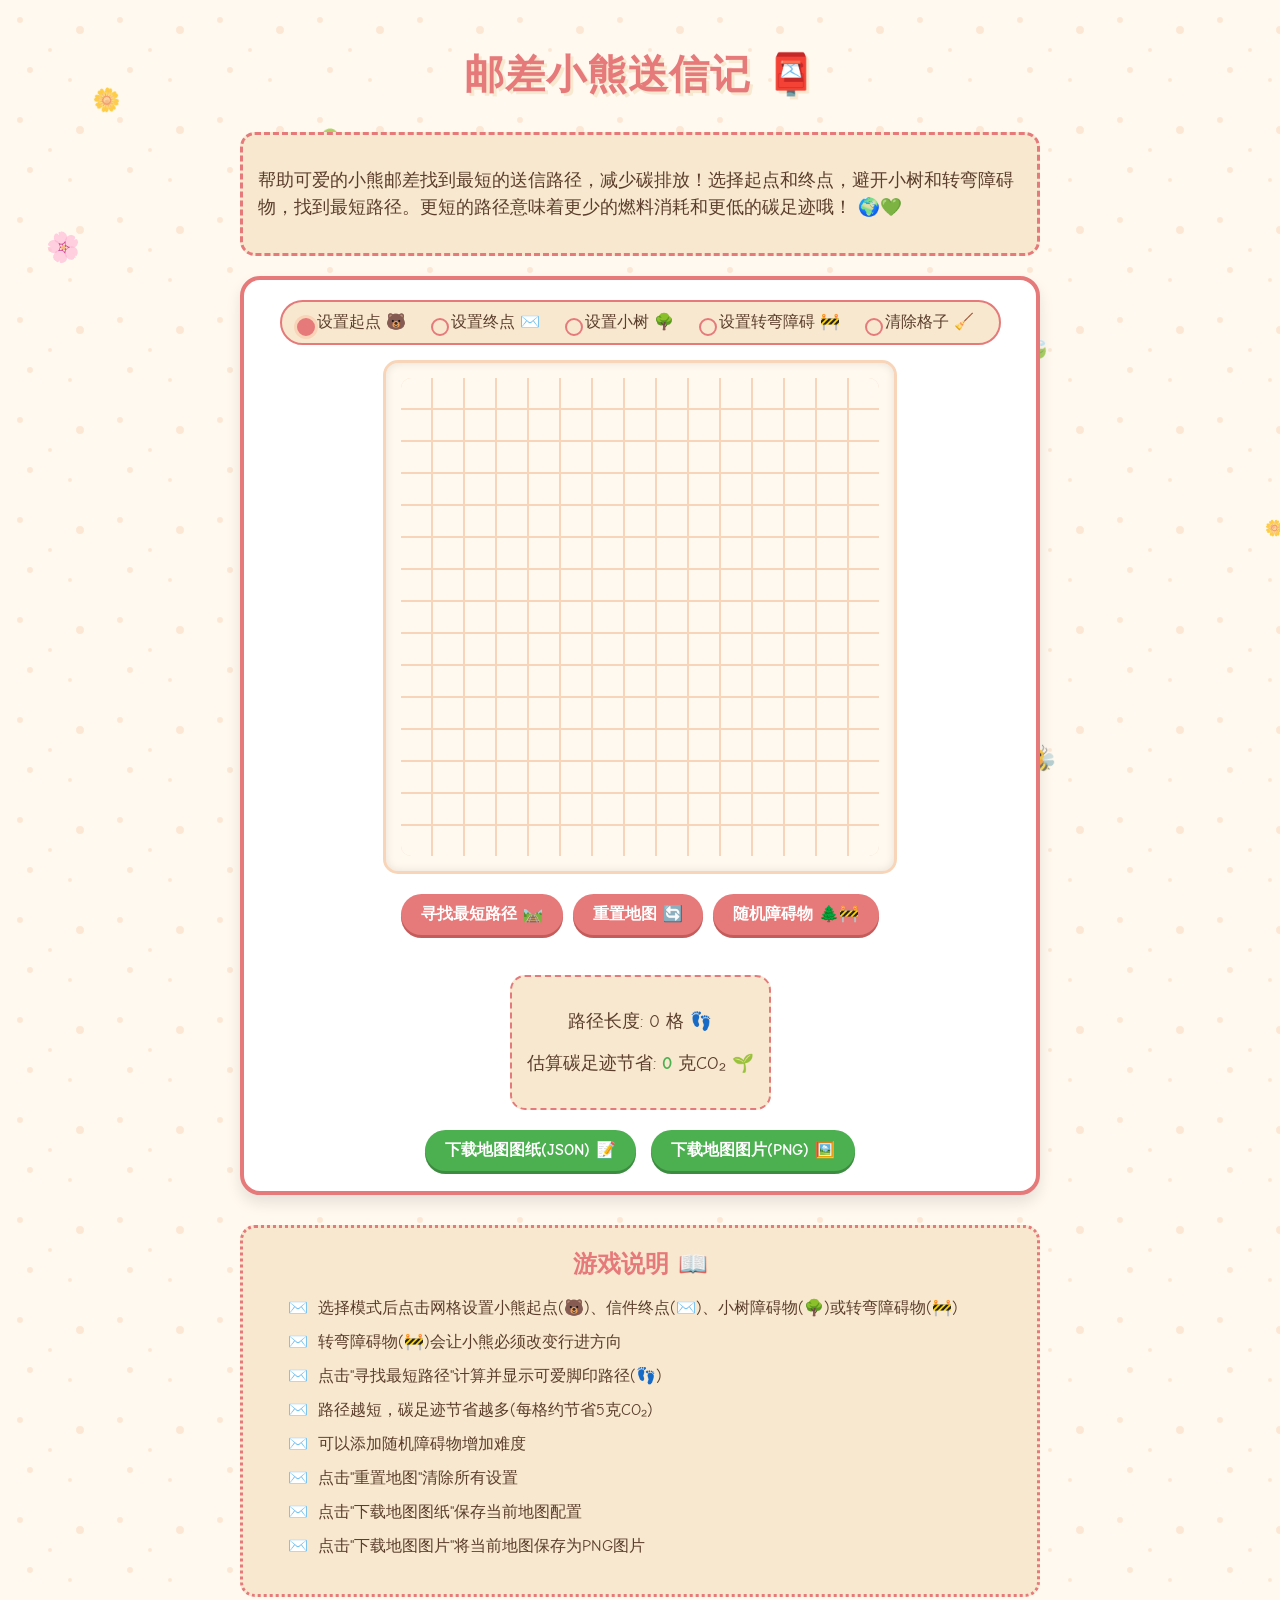
<file: 5.bear.html>
<!DOCTYPE html>
<html lang="zh-CN">
<head>
    <meta charset="UTF-8">
    <meta name="viewport" content="width=device-width, initial-scale=1.0">
    <title>邮差小熊送信记 - 可爱路径游戏</title>
    <style>
        @import url('https://fonts.googleapis.com/css2?family=Comic+Neue:wght@400;700&display=swap');
        
        body {
            font-family: 'Comic Neue', cursive, sans-serif;
            max-width: 800px;
            margin: 0 auto;
            padding: 20px;
            background-color: #fff9f0;
            color: #5a3d2b;
            background-image: url('data:image/svg+xml;utf8,<svg width="100" height="100" viewBox="0 0 100 100" xmlns="http://www.w3.org/2000/svg"><circle cx="20" cy="20" r="3" fill="%23f8d5b8" opacity="0.5"/><circle cx="50" cy="50" r="2" fill="%23f8d5b8" opacity="0.5"/><circle cx="80" cy="30" r="4" fill="%23f8d5b8" opacity="0.5"/><circle cx="30" cy="70" r="3" fill="%23f8d5b8" opacity="0.5"/><circle cx="70" cy="80" r="2" fill="%23f8d5b8" opacity="0.5"/></svg>');
        }
        
        h1 {
            color: #e67a7a;
            text-align: center;
            margin-bottom: 30px;
            font-size: 2.5em;
            text-shadow: 3px 3px 0 #f8e8d0;
            letter-spacing: 1px;
        }
        
        .game-description {
            background-color: #f8e8d0;
            padding: 15px;
            border-radius: 15px;
            margin-bottom: 20px;
            border: 3px dashed #e67a7a;
            font-size: 1.1em;
            line-height: 1.5;
        }
        
        .game-container {
            display: flex;
            flex-direction: column;
            align-items: center;
            background-color: white;
            padding: 20px;
            border-radius: 20px;
            box-shadow: 0 8px 15px rgba(0,0,0,0.1);
            border: 4px solid #e67a7a;
        }
        
        .grid-container {
            margin-bottom: 20px;
            background-color: #fff9f0;
            padding: 15px;
            border-radius: 15px;
            box-shadow: inset 0 0 10px rgba(0,0,0,0.1);
            border: 3px solid #f8d5b8;
        }
        
        .grid {
            display: grid;
            grid-template-columns: repeat(15, 30px);
            grid-template-rows: repeat(15, 30px);
            gap: 2px;
            background-color: #f8d5b8;
            border-radius: 10px;
            overflow: hidden;
        }
        
        .cell {
            width: 30px;
            height: 30px;
            background-color: #fff9f0;
            display: flex;
            justify-content: center;
            align-items: center;
            cursor: pointer;
            font-size: 12px;
            user-select: none;
            transition: all 0.2s;
            position: relative;
        }
        
        .cell:hover {
            transform: scale(1.05);
            z-index: 1;
        }
        
        .cell.start {
            background-color: #a8e6cf;
            color: #5a3d2b;
            font-weight: bold;
        }
        
        .cell.start::after {
            content: "🐻";
            font-size: 18px;
        }
        
        .cell.end {
            background-color: #ffaaa5;
            color: #5a3d2b;
            font-weight: bold;
        }
        
        .cell.end::after {
            content: "✉️";
            font-size: 18px;
        }
        
        .cell.obstacle {
            background-color: #dcedc1;
            color: #5a3d2b;
        }
        
        .cell.obstacle::after {
            content: "🌳";
            font-size: 18px;
        }
        
        .cell.turn-obstacle {
            background-color: #ffcc5c;
            color: #5a3d2b;
        }
        
        .cell.turn-obstacle::after {
            content: "🚧";
            font-size: 18px;
        }
        
        .cell.path {
            background-color: #ffd3b6;
            color: #5a3d2b;
            font-weight: bold;
        }
        
        .cell.path::after {
            content: "👣";
            font-size: 14px;
            opacity: 0.8;
        }
        
        .cell.visited {
            background-color: #d8b5ff;
            color: white;
        }
        
        .controls {
            display: flex;
            flex-wrap: wrap;
            justify-content: center;
            gap: 10px;
            margin-bottom: 20px;
        }
        
        button {
            padding: 10px 20px;
            background-color: #e67a7a;
            color: white;
            border: none;
            border-radius: 50px;
            cursor: pointer;
            font-size: 16px;
            transition: all 0.3s;
            font-family: 'Comic Neue', cursive;
            font-weight: bold;
            box-shadow: 0 3px 0 #c45c5c;
            position: relative;
            overflow: hidden;
        }
        
        button:hover {
            background-color: #ff8c8c;
            transform: translateY(-2px);
            box-shadow: 0 5px 0 #c45c5c;
        }
        
        button:active {
            transform: translateY(1px);
            box-shadow: 0 1px 0 #c45c5c;
        }
        
        button:disabled {
            background-color: #ccc;
            box-shadow: 0 3px 0 #999;
            cursor: not-allowed;
        }
        
        .mode-selector {
            margin-bottom: 15px;
            text-align: center;
            background-color: #f8e8d0;
            padding: 10px;
            border-radius: 50px;
            border: 2px solid #e67a7a;
        }
        
        .mode-selector label {
            margin-right: 15px;
            cursor: pointer;
            font-size: 16px;
            position: relative;
            padding-left: 25px;
        }
        
        .mode-selector input[type="radio"] {
            appearance: none;
            width: 18px;
            height: 18px;
            border: 2px solid #e67a7a;
            border-radius: 50%;
            position: absolute;
            left: 0;
            top: 2px;
            transition: all 0.2s;
        }
        
        .mode-selector input[type="radio"]:checked {
            background-color: #e67a7a;
            box-shadow: 0 0 0 3px #f8d5b8;
        }
        
        .stats {
            background-color: #f8e8d0;
            padding: 15px;
            border-radius: 15px;
            margin-top: 20px;
            text-align: center;
            border: 2px dashed #e67a7a;
            font-size: 1.1em;
        }
        
        .carbon-savings {
            font-weight: bold;
            color: #4caf50;
        }
        
        .instructions {
            margin-top: 30px;
            background-color: #f8e8d0;
            padding: 20px;
            border-radius: 15px;
            border: 3px dotted #e67a7a;
        }
        
        .instructions h3 {
            margin-top: 0;
            color: #e67a7a;
            font-size: 1.5em;
            text-align: center;
            margin-bottom: 15px;
        }
        
        .instructions ul {
            padding-left: 25px;
            list-style-type: none;
        }
        
        .instructions li {
            margin-bottom: 10px;
            position: relative;
            padding-left: 30px;
            line-height: 1.5;
        }
        
        .instructions li::before {
            content: "✉️";
            position: absolute;
            left: 0;
        }
        
        .download-section {
            margin-top: 20px;
            text-align: center;
            display: flex;
            justify-content: center;
            gap: 15px;
            flex-wrap: wrap;
        }
        
        .download-btn {
            background-color: #4caf50;
            box-shadow: 0 3px 0 #3d8b40;
        }
        
        .download-btn:hover {
            background-color: #66bb6a;
            box-shadow: 0 5px 0 #3d8b40;
        }
        
        .download-btn:active {
            box-shadow: 0 1px 0 #3d8b40;
        }
        
        /* 添加一些装饰元素 */
        .decoration {
            position: absolute;
            font-size: 20px;
            opacity: 0.7;
            z-index: -1;
        }
        
        /* 响应式设计 */
        @media (max-width: 600px) {
            .grid {
                grid-template-columns: repeat(15, 20px);
                grid-template-rows: repeat(15, 20px);
            }
            
            .cell {
                width: 20px;
                height: 20px;
                font-size: 10px;
            }
            
            .cell.start::after, 
            .cell.end::after, 
            .cell.obstacle::after,
            .cell.turn-obstacle::after {
                font-size: 14px;
            }
            
            .cell.path::after {
                font-size: 10px;
            }
            
            .mode-selector label {
                display: block;
                margin: 5px 0;
            }
            
            .controls, .download-section {
                flex-direction: column;
                align-items: center;
            }
        }
    </style>
</head>
<body>
    <h1>邮差小熊送信记 📮</h1>
    
    <div class="game-description">
        <p>帮助可爱的小熊邮差找到最短的送信路径，减少碳排放！选择起点和终点，避开小树和转弯障碍物，找到最短路径。更短的路径意味着更少的燃料消耗和更低的碳足迹哦！ 🌍💚</p>
    </div>
    
    <div class="game-container">
        <div class="mode-selector">
            <label><input type="radio" name="mode" value="start" checked> 设置起点 🐻</label>
            <label><input type="radio" name="mode" value="end"> 设置终点 ✉️</label>
            <label><input type="radio" name="mode" value="obstacle"> 设置小树 🌳</label>
            <label><input type="radio" name="mode" value="turn-obstacle"> 设置转弯障碍 🚧</label>
            <label><input type="radio" name="mode" value="clear"> 清除格子 🧹</label>
        </div>
        
        <div class="grid-container">
            <div class="grid" id="grid"></div>
        </div>
        
        <div class="controls">
            <button id="findPath">寻找最短路径 🛤️</button>
            <button id="resetGrid">重置地图 🔄</button>
            <button id="randomObstacles">随机障碍物 🌲🚧</button>
        </div>
        
        <div class="stats">
            <p>路径长度: <span id="pathLength">0</span> 格 👣</p>
            <p>估算碳足迹节省: <span id="carbonSavings" class="carbon-savings">0</span> 克CO₂ 🌱</p>
        </div>
        
        <div class="download-section">
            <button id="downloadMap" class="download-btn">下载地图图纸(JSON) 📝</button>
            <button id="downloadImage" class="download-btn">下载地图图片(PNG) 🖼️</button>
        </div>
    </div>
    
    <div class="instructions">
        <h3>游戏说明 📖</h3>
        <ul>
            <li>选择模式后点击网格设置小熊起点(🐻)、信件终点(✉️)、小树障碍物(🌳)或转弯障碍物(🚧)</li>
            <li>转弯障碍物(🚧)会让小熊必须改变行进方向</li>
            <li>点击"寻找最短路径"计算并显示可爱脚印路径(👣)</li>
            <li>路径越短，碳足迹节省越多(每格约节省5克CO₂)</li>
            <li>可以添加随机障碍物增加难度</li>
            <li>点击"重置地图"清除所有设置</li>
            <li>点击"下载地图图纸"保存当前地图配置</li>
            <li>点击"下载地图图片"将当前地图保存为PNG图片</li>
        </ul>
    </div>

    <script>
        document.addEventListener('DOMContentLoaded', function() {
            const gridElement = document.getElementById('grid');
            const findPathBtn = document.getElementById('findPath');
            const resetGridBtn = document.getElementById('resetGrid');
            const randomObstaclesBtn = document.getElementById('randomObstacles');
            const downloadMapBtn = document.getElementById('downloadMap');
            const downloadImageBtn = document.getElementById('downloadImage');
            const pathLengthElement = document.getElementById('pathLength');
            const carbonSavingsElement = document.getElementById('carbonSavings');
            const modeRadios = document.querySelectorAll('input[name="mode"]');
            
            const ROWS = 15;
            const COLS = 15;
            const CARBON_PER_CELL = 5; // 每格路径节省的CO₂克数
            
            let grid = [];
            let start = null;
            let end = null;
            let currentMode = 'start';
            
            // 初始化网格
            function initializeGrid() {
                grid = [];
                gridElement.innerHTML = '';
                
                for (let row = 0; row < ROWS; row++) {
                    grid[row] = [];
                    for (let col = 0; col < COLS; col++) {
                        grid[row][col] = {
                            row,
                            col,
                            isStart: false,
                            isEnd: false,
                            isObstacle: false,
                            isTurnObstacle: false,
                            isPath: false,
                            isVisited: false
                        };
                        
                        const cellElement = document.createElement('div');
                        cellElement.className = 'cell';
                        cellElement.dataset.row = row;
                        cellElement.dataset.col = col;
                        
                        cellElement.addEventListener('click', () => handleCellClick(row, col));
                        
                        gridElement.appendChild(cellElement);
                    }
                }
                
                start = null;
                end = null;
                updateStats();
            }
            
            // 处理格子点击
            function handleCellClick(row, col) {
                const cell = grid[row][col];
                const cellElement = getCellElement(row, col);
                
                // 清除当前状态
                cell.isStart = false;
                cell.isEnd = false;
                cell.isObstacle = false;
                cell.isTurnObstacle = false;
                cell.isPath = false;
                cell.isVisited = false;
                
                // 根据模式设置状态
                if (currentMode === 'start') {
                    // 只能有一个起点
                    if (start) {
                        start.isStart = false;
                        getCellElement(start.row, start.col).className = 'cell';
                    }
                    start = cell;
                    cell.isStart = true;
                    cellElement.className = 'cell start';
                } else if (currentMode === 'end') {
                    // 只能有一个终点
                    if (end) {
                        end.isEnd = false;
                        getCellElement(end.row, end.col).className = 'cell';
                    }
                    end = cell;
                    cell.isEnd = true;
                    cellElement.className = 'cell end';
                } else if (currentMode === 'obstacle') {
                    // 切换障碍物状态
                    cell.isObstacle = !cell.isObstacle;
                    cell.isTurnObstacle = false; // 确保不会同时是两种障碍物
                    cellElement.className = cell.isObstacle ? 'cell obstacle' : 'cell';
                } else if (currentMode === 'turn-obstacle') {
                    // 切换转弯障碍物状态
                    cell.isTurnObstacle = !cell.isTurnObstacle;
                    cell.isObstacle = false; // 确保不会同时是两种障碍物
                    cellElement.className = cell.isTurnObstacle ? 'cell turn-obstacle' : 'cell';
                } else if (currentMode === 'clear') {
                    // 清除格子
                    cellElement.className = 'cell';
                    if (cell === start) start = null;
                    if (cell === end) end = null;
                }
                
                // 清除之前计算的路径
                clearPath();
            }
            
            // 获取格子元素
            function getCellElement(row, col) {
                return document.querySelector(`.cell[data-row="${row}"][data-col="${col}"]`);
            }
            
            // 清除路径显示
            function clearPath() {
                for (let row = 0; row < ROWS; row++) {
                    for (let col = 0; col < COLS; col++) {
                        const cell = grid[row][col];
                        const cellElement = getCellElement(row, col);
                        
                        // 只清除路径和访问标记，不影响障碍物
                        if (cell.isPath || cell.isVisited) {
                            cell.isPath = false;
                            cell.isVisited = false;
                            
                            // 恢复单元格的原始状态
                            if (cell.isStart) {
                                cellElement.className = 'cell start';
                            } else if (cell.isEnd) {
                                cellElement.className = 'cell end';
                            } else if (cell.isObstacle) {
                                cellElement.className = 'cell obstacle';
                            } else if (cell.isTurnObstacle) {
                                cellElement.className = 'cell turn-obstacle';
                            } else {
                                cellElement.className = 'cell';
                            }
                        }
                    }
                }
                updateStats();
            }
            
            // 寻找最短路径
            function findShortestPath() {
                if (!start || !end) {
                    alert('请先设置小熊起点和信件终点哦！🐻✉️');
                    return;
                }
                
                // 清除之前的路径，但保留所有障碍物
                clearPath();
                
                // 使用广度优先搜索(BFS)算法，考虑转弯障碍物
                const queue = [];
                const visited = new Set();
                const predecessors = {};
                const directions = [
                    [-1, 0], // 上
                    [0, 1],  // 右
                    [1, 0],  // 下
                    [0, -1]  // 左
                ];
                
                // 每个节点需要记录到达时的方向
                queue.push({ cell: start, direction: null });
                visited.add(`${start.row},${start.col},null`);
                
                let found = false;
                
                while (queue.length > 0 && !found) {
                    const current = queue.shift();
                    const currentCell = current.cell;
                    const currentDirection = current.direction;
                    
                    // 标记为已访问(如果不是起点或终点)
                    if (currentCell !== start && currentCell !== end && !currentCell.isTurnObstacle) {
                        currentCell.isVisited = true;
                        getCellElement(currentCell.row, currentCell.col).className = 'cell visited';
                    }
                    
                    // 检查是否是终点
                    if (currentCell === end) {
                        found = true;
                        break;
                    }
                    
                    // 检查所有相邻格子
                    for (let i = 0; i < directions.length; i++) {
                        const [dr, dc] = directions[i];
                        const newRow = currentCell.row + dr;
                        const newCol = currentCell.col + dc;
                        
                        // 检查边界
                        if (newRow < 0 || newRow >= ROWS || newCol < 0 || newCol >= COLS) {
                            continue;
                        }
                        
                        const neighbor = grid[newRow][newCol];
                        
                        // 检查是否是普通障碍物
                        if (neighbor.isObstacle) {
                            continue;
                        }
                        
                        // 检查是否是转弯障碍物
                        let mustTurn = neighbor.isTurnObstacle;
                        
                        // 如果当前方向不为null且遇到转弯障碍物，必须改变方向
                        if (mustTurn && currentDirection !== null && i === currentDirection) {
                            continue; // 不能直行通过转弯障碍物
                        }
                        
                        // 计算新方向
                        const newDirection = i;
                        
                        // 检查是否已访问
                        const neighborKey = `${newRow},${newCol},${newDirection}`;
                        if (visited.has(neighborKey)) {
                            continue;
                        }
                        
                        visited.add(neighborKey);
                        predecessors[neighborKey] = current;
                        queue.push({ cell: neighbor, direction: newDirection });
                    }
                }
                
                // 如果找到路径，回溯并标记
                if (found) {
                    let path = [];
                    let current = queue.find(item => item.cell === end);
                    
                    while (current && current.cell !== start) {
                        path.unshift(current.cell);
                        const predKey = `${current.cell.row},${current.cell.col},${current.direction}`;
                        current = predecessors[predKey];
                    }
                    
                    // 显示路径，但不覆盖转弯障碍物的显示
                    path.forEach(cell => {
                        if (!cell.isTurnObstacle) { // 不改变转弯障碍物的显示
                            cell.isPath = true;
                            if (cell !== end) { // 保持终点颜色不变
                                getCellElement(cell.row, cell.col).className = 'cell path';
                            }
                        }
                    });
                    
                    updateStats(path.length);
                } else {
                    alert('小熊找不到送信的路径了！试试移除一些障碍物吧！🌳🚧🚫');
                }
            }
            
            // 更新统计信息
            function updateStats(pathLength = 0) {
                pathLengthElement.textContent = pathLength;
                carbonSavingsElement.textContent = pathLength * CARBON_PER_CELL;
            }
            
            // 添加随机障碍物
            function addRandomObstacles() {
                clearPath();
                
                // 清除现有障碍物(除了起点和终点)
                for (let row = 0; row < ROWS; row++) {
                    for (let col = 0; col < COLS; col++) {
                        const cell = grid[row][col];
                        if (!cell.isStart && !cell.isEnd) {
                            cell.isObstacle = false;
                            cell.isTurnObstacle = false;
                            getCellElement(row, col).className = 'cell';
                        }
                    }
                }
                
                // 添加随机障碍物(约15%的格子)
                const obstacleCount = Math.floor(ROWS * COLS * 0.15);
                let added = 0;
                
                while (added < obstacleCount) {
                    const row = Math.floor(Math.random() * ROWS);
                    const col = Math.floor(Math.random() * COLS);
                    const cell = grid[row][col];
                    
                    if (!cell.isStart && !cell.isEnd && !cell.isObstacle && !cell.isTurnObstacle) {
                        // 随机决定是普通障碍物还是转弯障碍物
                        if (Math.random() < 0.3) { // 30%概率是转弯障碍物
                            cell.isTurnObstacle = true;
                            getCellElement(row, col).className = 'cell turn-obstacle';
                        } else {
                            cell.isObstacle = true;
                            getCellElement(row, col).className = 'cell obstacle';
                        }
                        added++;
                    }
                }
            }
            
            // 下载地图图纸
            function downloadMap() {
                if (!start || !end) {
                    alert('请先设置小熊起点和信件终点哦！🐻✉️');
                    return;
                }
                
                // 创建地图数据对象
                const mapData = {
                    rows: ROWS,
                    cols: COLS,
                    start: { row: start.row, col: start.col },
                    end: { row: end.row, col: end.col },
                    obstacles: [],
                    turnObstacles: [],
                    createdAt: new Date().toISOString()
                };
                
                // 收集所有障碍物
                for (let row = 0; row < ROWS; row++) {
                    for (let col = 0; col < COLS; col++) {
                        if (grid[row][col].isObstacle) {
                            mapData.obstacles.push({ row, col });
                        } else if (grid[row][col].isTurnObstacle) {
                            mapData.turnObstacles.push({ row, col });
                        }
                    }
                }
                
                // 转换为JSON字符串
                const mapJson = JSON.stringify(mapData, null, 2);
                
                // 创建下载链接
                const blob = new Blob([mapJson], { type: 'application/json' });
                const url = URL.createObjectURL(blob);
                const a = document.createElement('a');
                a.href = url;
                a.download = `小熊邮差地图_${new Date().toLocaleDateString()}.json`;
                
                // 触发下载
                document.body.appendChild(a);
                a.click();
                
                // 清理
                setTimeout(() => {
                    document.body.removeChild(a);
                    URL.revokeObjectURL(url);
                }, 100);
            }
            
            // 下载地图图片为PNG
            function downloadImage() {
                // 创建一个临时canvas元素
                const canvas = document.createElement('canvas');
                const ctx = canvas.getContext('2d');
                
                // 设置canvas大小与网格匹配
                const cellSize = 30; // 与CSS中设置的单元格大小一致
                const padding = 20; // 四周留白
                canvas.width = COLS * cellSize + padding * 2;
                canvas.height = ROWS * cellSize + padding * 2 + 40; // 额外空间给标题和统计信息
                
                // 填充背景色
                ctx.fillStyle = '#fff9f0';
                ctx.fillRect(0, 0, canvas.width, canvas.height);
                
                // 绘制主容器
                ctx.fillStyle = 'white';
                ctx.strokeStyle = '#e67a7a';
                ctx.lineWidth = 4;
                ctx.fillRect(padding, padding, COLS * cellSize, ROWS * cellSize);
                ctx.strokeRect(padding, padding, COLS * cellSize, ROWS * cellSize);
                
                // 绘制网格背景
                ctx.fillStyle = '#fff9f0';
                ctx.fillRect(padding, padding, COLS * cellSize, ROWS * cellSize);
                
                // 绘制网格线
                ctx.strokeStyle = '#f8d5b8';
                ctx.lineWidth = 2;
                
                // 垂直线
                for (let col = 0; col <= COLS; col++) {
                    ctx.beginPath();
                    ctx.moveTo(padding + col * cellSize, padding);
                    ctx.lineTo(padding + col * cellSize, padding + ROWS * cellSize);
                    ctx.stroke();
                }
                
                // 水平线
                for (let row = 0; row <= ROWS; row++) {
                    ctx.beginPath();
                    ctx.moveTo(padding, padding + row * cellSize);
                    ctx.lineTo(padding + COLS * cellSize, padding + row * cellSize);
                    ctx.stroke();
                }
                
                // 绘制单元格内容
                for (let row = 0; row < ROWS; row++) {
                    for (let col = 0; col < COLS; col++) {
                        const cell = grid[row][col];
                        const x = padding + col * cellSize;
                        const y = padding + row * cellSize;
                        
                        // 设置单元格颜色
                        if (cell.isStart) {
                            ctx.fillStyle = '#a8e6cf';
                            ctx.fillRect(x, y, cellSize, cellSize);
                            ctx.font = '18px Arial';
                            ctx.fillText('🐻', x + 6, y + 20);
                        } else if (cell.isEnd) {
                            ctx.fillStyle = '#ffaaa5';
                            ctx.fillRect(x, y, cellSize, cellSize);
                            ctx.font = '18px Arial';
                            ctx.fillText('✉️', x + 6, y + 20);
                        } else if (cell.isObstacle) {
                            ctx.fillStyle = '#dcedc1';
                            ctx.fillRect(x, y, cellSize, cellSize);
                            ctx.font = '18px Arial';
                            ctx.fillText('🌳', x + 6, y + 20);
                        } else if (cell.isTurnObstacle) {
                            ctx.fillStyle = '#ffcc5c';
                            ctx.fillRect(x, y, cellSize, cellSize);
                            ctx.font = '18px Arial';
                            ctx.fillText('🚧', x + 6, y + 20);
                        } else if (cell.isPath) {
                            ctx.fillStyle = '#ffd3b6';
                            ctx.fillRect(x, y, cellSize, cellSize);
                            ctx.font = '14px Arial';
                            ctx.fillText('👣', x + 8, y + 18);
                        } else if (cell.isVisited) {
                            ctx.fillStyle = '#d8b5ff';
                            ctx.fillRect(x, y, cellSize, cellSize);
                        }
                        
                        // 绘制单元格边框
                        ctx.strokeStyle = '#f8d5b8';
                        ctx.strokeRect(x, y, cellSize, cellSize);
                    }
                }
                
                // 添加标题
                ctx.fillStyle = '#e67a7a';
                ctx.font = 'bold 24px "Comic Neue", cursive';
                ctx.textAlign = 'center';
                // ctx.fillText('小熊邮差送信地图 🐻✉️', canvas.width / 2, 30);
                
                // 添加统计信息
                ctx.fillStyle = '#5a3d2b';
                ctx.font = 'bold 16px "Comic Neue", cursive';
                ctx.textAlign = 'center';
                ctx.fillText(`路径长度: ${document.getElementById('pathLength').textContent} 格 👣`, canvas.width / 2, canvas.height - 40);
                ctx.fillText(`碳足迹节省: ${document.getElementById('carbonSavings').textContent} 克CO₂ 🌱`, canvas.width / 2, canvas.height - 15);
                
                // 转换为PNG并下载
                const dataURL = canvas.toDataURL('image/png');
                const a = document.createElement('a');
                a.href = dataURL;
                a.download = `小熊邮差地图_${new Date().toLocaleDateString()}.png`;
                document.body.appendChild(a);
                a.click();
                document.body.removeChild(a);
            }
            
            // 事件监听器
            modeRadios.forEach(radio => {
                radio.addEventListener('change', function() {
                    if (this.checked) {
                        currentMode = this.value;
                    }
                });
            });
            
            findPathBtn.addEventListener('click', findShortestPath);
            resetGridBtn.addEventListener('click', initializeGrid);
            randomObstaclesBtn.addEventListener('click', addRandomObstacles);
            downloadMapBtn.addEventListener('click', downloadMap);
            downloadImageBtn.addEventListener('click', downloadImage);
            
            // 初始化游戏
            initializeGrid();
            
            // 添加一些装饰元素
            const decorations = ['🌸', '🌼', '🍃', '🌻', '🐝', '🦋'];
            for (let i = 0; i < 10; i++) {
                const deco = document.createElement('div');
                deco.className = 'decoration';
                deco.textContent = decorations[Math.floor(Math.random() * decorations.length)];
                deco.style.left = Math.random() * 100 + '%';
                deco.style.top = Math.random() * 100 + '%';
                deco.style.transform = `rotate(${Math.random() * 360}deg) scale(${0.5 + Math.random()})`;
                document.body.appendChild(deco);
            }
        });
    </script>
</body>
</html>
</file>
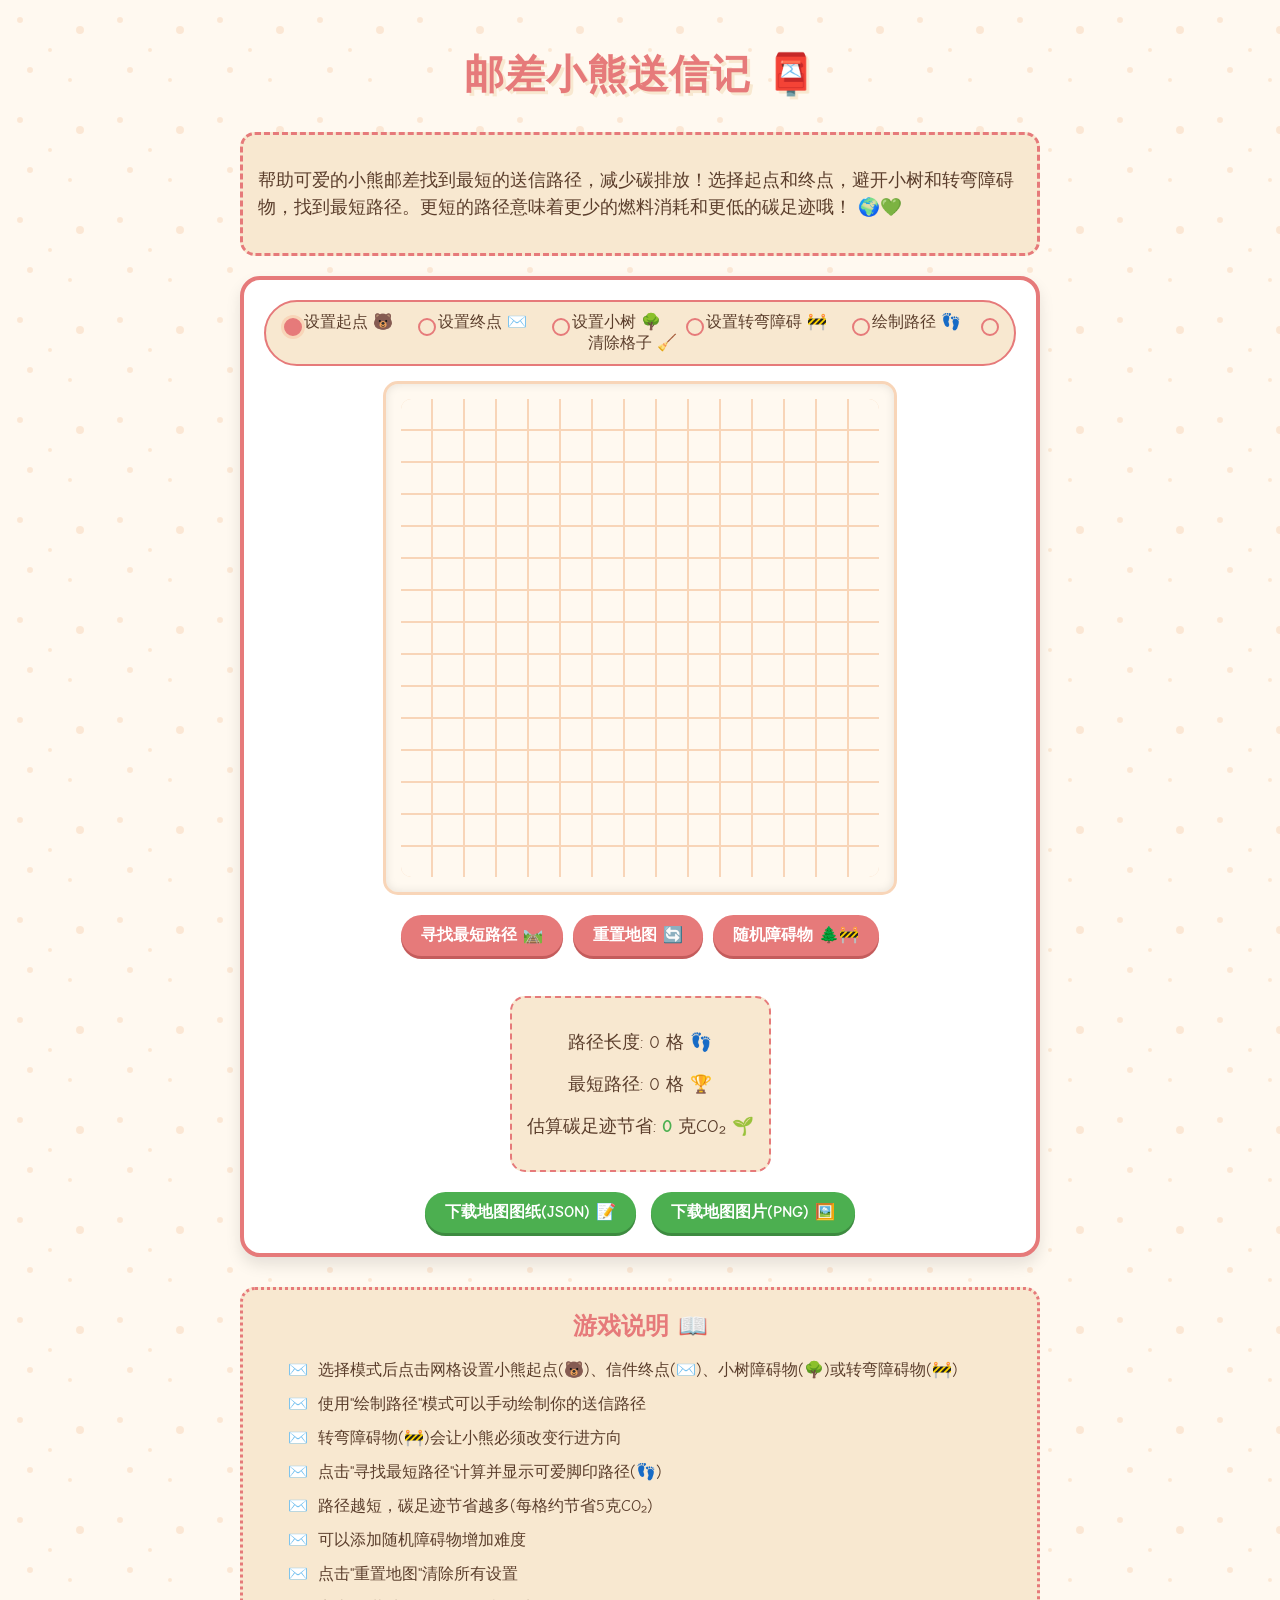
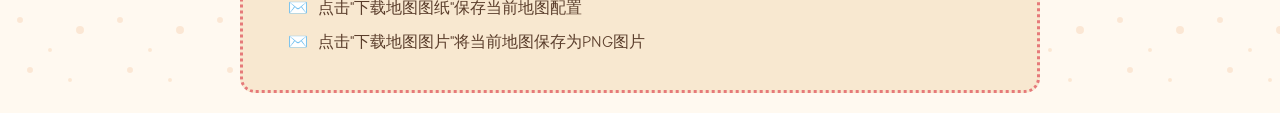
<file: 5.小熊邮差新版.html>
<!DOCTYPE html>
<html lang="zh-CN">
<head>
    <meta charset="UTF-8">
    <meta name="viewport" content="width=device-width, initial-scale=1.0">
    <title>邮差小熊送信记 - 可爱路径游戏</title>
    <style>
        @import url('https://fonts.googleapis.com/css2?family=Comic+Neue:wght@400;700&display=swap');
        
        body {
            font-family: 'Comic Neue', cursive, sans-serif;
            max-width: 800px;
            margin: 0 auto;
            padding: 20px;
            background-color: #fff9f0;
            color: #5a3d2b;
            background-image: url('data:image/svg+xml;utf8,<svg width="100" height="100" viewBox="0 0 100 100" xmlns="http://www.w3.org/2000/svg"><circle cx="20" cy="20" r="3" fill="%23f8d5b8" opacity="0.5"/><circle cx="50" cy="50" r="2" fill="%23f8d5b8" opacity="0.5"/><circle cx="80" cy="30" r="4" fill="%23f8d5b8" opacity="0.5"/><circle cx="30" cy="70" r="3" fill="%23f8d5b8" opacity="0.5"/><circle cx="70" cy="80" r="2" fill="%23f8d5b8" opacity="0.5"/></svg>');
        }
        
        h1 {
            color: #e67a7a;
            text-align: center;
            margin-bottom: 30px;
            font-size: 2.5em;
            text-shadow: 3px 3px 0 #f8e8d0;
            letter-spacing: 1px;
        }
        
        .game-description {
            background-color: #f8e8d0;
            padding: 15px;
            border-radius: 15px;
            margin-bottom: 20px;
            border: 3px dashed #e67a7a;
            font-size: 1.1em;
            line-height: 1.5;
        }
        
        .game-container {
            display: flex;
            flex-direction: column;
            align-items: center;
            background-color: white;
            padding: 20px;
            border-radius: 20px;
            box-shadow: 0 8px 15px rgba(0,0,0,0.1);
            border: 4px solid #e67a7a;
        }
        
        .grid-container {
            margin-bottom: 20px;
            background-color: #fff9f0;
            padding: 15px;
            border-radius: 15px;
            box-shadow: inset 0 0 10px rgba(0,0,0,0.1);
            border: 3px solid #f8d5b8;
        }
        
        .grid {
            display: grid;
            grid-template-columns: repeat(15, 30px);
            grid-template-rows: repeat(15, 30px);
            gap: 2px;
            background-color: #f8d5b8;
            border-radius: 10px;
            overflow: hidden;
        }
        
        .cell {
            width: 30px;
            height: 30px;
            background-color: #fff9f0;
            display: flex;
            justify-content: center;
            align-items: center;
            cursor: pointer;
            font-size: 12px;
            user-select: none;
            transition: all 0.2s;
            position: relative;
        }
        
        .cell:hover {
            transform: scale(1.05);
            z-index: 1;
        }
        
        .cell.start {
            background-color: #a8e6cf;
            color: #5a3d2b;
            font-weight: bold;
        }
        
        .cell.start::after {
            content: "🐻";
            font-size: 18px;
        }
        
        .cell.end {
            background-color: #ffaaa5;
            color: #5a3d2b;
            font-weight: bold;
        }
        
        .cell.end::after {
            content: "✉️";
            font-size: 18px;
        }
        
        .cell.obstacle {
            background-color: #dcedc1;
            color: #5a3d2b;
        }
        
        .cell.obstacle::after {
            content: "🌳";
            font-size: 18px;
        }
        
        .cell.turn-obstacle {
            background-color: #ffcc5c;
            color: #5a3d2b;
        }
        
        .cell.turn-obstacle::after {
            content: "🚧";
            font-size: 18px;
        }
        
        .cell.path {
            background-color: #ffd3b6;
            color: #5a3d2b;
            font-weight: bold;
        }
        
        .cell.path::after {
            content: "👣";
            font-size: 14px;
            opacity: 0.8;
        }
        
        .cell.player-path {
            background-color: #b5e0ff;
            color: #5a3d2b;
            font-weight: bold;
        }
        
        .cell.player-path::after {
            content: "👣";
            font-size: 14px;
            opacity: 0.8;
        }
        
        .cell.visited {
            background-color: #d8b5ff;
            color: white;
        }
        
        .controls {
            display: flex;
            flex-wrap: wrap;
            justify-content: center;
            gap: 10px;
            margin-bottom: 20px;
        }
        
        button {
            padding: 10px 20px;
            background-color: #e67a7a;
            color: white;
            border: none;
            border-radius: 50px;
            cursor: pointer;
            font-size: 16px;
            transition: all 0.3s;
            font-family: 'Comic Neue', cursive;
            font-weight: bold;
            box-shadow: 0 3px 0 #c45c5c;
            position: relative;
            overflow: hidden;
        }
        
        button:hover {
            background-color: #ff8c8c;
            transform: translateY(-2px);
            box-shadow: 0 5px 0 #c45c5c;
        }
        
        button:active {
            transform: translateY(1px);
            box-shadow: 0 1px 0 #c45c5c;
        }
        
        button:disabled {
            background-color: #ccc;
            box-shadow: 0 3px 0 #999;
            cursor: not-allowed;
        }
        
        .mode-selector {
            margin-bottom: 15px;
            text-align: center;
            background-color: #f8e8d0;
            padding: 10px;
            border-radius: 50px;
            border: 2px solid #e67a7a;
        }
        
        .mode-selector label {
            margin-right: 15px;
            cursor: pointer;
            font-size: 16px;
            position: relative;
            padding-left: 25px;
        }
        
        .mode-selector input[type="radio"] {
            appearance: none;
            width: 18px;
            height: 18px;
            border: 2px solid #e67a7a;
            border-radius: 50%;
            position: absolute;
            left: 0;
            top: 2px;
            transition: all 0.2s;
        }
        
        .mode-selector input[type="radio"]:checked {
            background-color: #e67a7a;
            box-shadow: 0 0 0 3px #f8d5b8;
        }
        
        .stats {
            background-color: #f8e8d0;
            padding: 15px;
            border-radius: 15px;
            margin-top: 20px;
            text-align: center;
            border: 2px dashed #e67a7a;
            font-size: 1.1em;
        }
        
        .carbon-savings {
            font-weight: bold;
            color: #4caf50;
        }
        
        .instructions {
            margin-top: 30px;
            background-color: #f8e8d0;
            padding: 20px;
            border-radius: 15px;
            border: 3px dotted #e67a7a;
        }
        
        .instructions h3 {
            margin-top: 0;
            color: #e67a7a;
            font-size: 1.5em;
            text-align: center;
            margin-bottom: 15px;
        }
        
        .instructions ul {
            padding-left: 25px;
            list-style-type: none;
        }
        
        .instructions li {
            margin-bottom: 10px;
            position: relative;
            padding-left: 30px;
            line-height: 1.5;
        }
        
        .instructions li::before {
            content: "✉️";
            position: absolute;
            left: 0;
        }
        
        .download-section {
            margin-top: 20px;
            text-align: center;
            display: flex;
            justify-content: center;
            gap: 15px;
            flex-wrap: wrap;
        }
        
        .download-btn {
            background-color: #4caf50;
            box-shadow: 0 3px 0 #3d8b40;
        }
        
        .download-btn:hover {
            background-color: #66bb6a;
            box-shadow: 0 5px 0 #3d8b40;
        }
        
        .download-btn:active {
            box-shadow: 0 1px 0 #3d8b40;
        }
        
        .result-message {
            margin-top: 15px;
            padding: 10px 15px;
            border-radius: 10px;
            font-weight: bold;
            text-align: center;
            display: none;
        }
        
        .success {
            background-color: #d4edda;
            color: #155724;
            border: 2px solid #c3e6cb;
        }
        
        .failure {
            background-color: #f8d7da;
            color: #721c24;
            border: 2px solid #f5c6cb;
        }
        
        /* 添加一些装饰元素 */
        .decoration {
            position: absolute;
            font-size: 20px;
            opacity: 0.7;
            z-index: -1;
        }
        
        /* 响应式设计 */
        @media (max-width: 600px) {
            .grid {
                grid-template-columns: repeat(15, 20px);
                grid-template-rows: repeat(15, 20px);
            }
            
            .cell {
                width: 20px;
                height: 20px;
                font-size: 10px;
            }
            
            .cell.start::after, 
            .cell.end::after, 
            .cell.obstacle::after,
            .cell.turn-obstacle::after {
                font-size: 14px;
            }
            
            .cell.path::after,
            .cell.player-path::after {
                font-size: 10px;
            }
            
            .mode-selector label {
                display: block;
                margin: 5px 0;
            }
            
            .controls, .download-section {
                flex-direction: column;
                align-items: center;
            }
        }
    </style>
</head>
<body>
    <h1>邮差小熊送信记 📮</h1>
    
    <div class="game-description">
        <p>帮助可爱的小熊邮差找到最短的送信路径，减少碳排放！选择起点和终点，避开小树和转弯障碍物，找到最短路径。更短的路径意味着更少的燃料消耗和更低的碳足迹哦！ 🌍💚</p>
    </div>
    
    <div class="game-container">
        <div class="mode-selector">
            <label><input type="radio" name="mode" value="start" checked> 设置起点 🐻</label>
            <label><input type="radio" name="mode" value="end"> 设置终点 ✉️</label>
            <label><input type="radio" name="mode" value="obstacle"> 设置小树 🌳</label>
            <label><input type="radio" name="mode" value="turn-obstacle"> 设置转弯障碍 🚧</label>
            <label><input type="radio" name="mode" value="player-path"> 绘制路径 👣</label>
            <label><input type="radio" name="mode" value="clear"> 清除格子 🧹</label>
        </div>
        
        <div class="grid-container">
            <div class="grid" id="grid"></div>
        </div>
        
        <div class="controls">
            <button id="findPath">寻找最短路径 🛤️</button>
            <button id="resetGrid">重置地图 🔄</button>
            <button id="randomObstacles">随机障碍物 🌲🚧</button>
        </div>
        
        <div id="resultMessage" class="result-message" style="display: none;"></div>
        
        <div class="stats">
            <p>路径长度: <span id="pathLength">0</span> 格 👣</p>
            <p>最短路径: <span id="shortestPathLength">0</span> 格 🏆</p>
            <p>估算碳足迹节省: <span id="carbonSavings" class="carbon-savings">0</span> 克CO₂ 🌱</p>
        </div>
        
        <div class="download-section">
            <button id="downloadMap" class="download-btn">下载地图图纸(JSON) 📝</button>
            <button id="downloadImage" class="download-btn">下载地图图片(PNG) 🖼️</button>
        </div>
    </div>
    
    <div class="instructions">
        <h3>游戏说明 📖</h3>
        <ul>
            <li>选择模式后点击网格设置小熊起点(🐻)、信件终点(✉️)、小树障碍物(🌳)或转弯障碍物(🚧)</li>
            <li>使用"绘制路径"模式可以手动绘制你的送信路径</li>
            <li>转弯障碍物(🚧)会让小熊必须改变行进方向</li>
            <li>点击"寻找最短路径"计算并显示可爱脚印路径(👣)</li>
            <li>路径越短，碳足迹节省越多(每格约节省5克CO₂)</li>
            <li>可以添加随机障碍物增加难度</li>
            <li>点击"重置地图"清除所有设置</li>
            <li>点击"下载地图图纸"保存当前地图配置</li>
            <li>点击"下载地图图片"将当前地图保存为PNG图片</li>
        </ul>
    </div>

    <script>
        document.addEventListener('DOMContentLoaded', function() {
            const gridElement = document.getElementById('grid');
            const findPathBtn = document.getElementById('findPath');
            const resetGridBtn = document.getElementById('resetGrid');
            const randomObstaclesBtn = document.getElementById('randomObstacles');
            const downloadMapBtn = document.getElementById('downloadMap');
            const downloadImageBtn = document.getElementById('downloadImage');
            const pathLengthElement = document.getElementById('pathLength');
            const shortestPathLengthElement = document.getElementById('shortestPathLength');
            const carbonSavingsElement = document.getElementById('carbonSavings');
            const resultMessageElement = document.getElementById('resultMessage');
            const modeRadios = document.querySelectorAll('input[name="mode"]');
            
            const ROWS = 15;
            const COLS = 15;
            const CARBON_PER_CELL = 5; // 每格路径节省的CO₂克数
            
            let grid = [];
            let start = null;
            let end = null;
            let currentMode = 'start';
            let shortestPathLength = 0;
            let playerPath = [];
            
            // 初始化网格
            function initializeGrid() {
                grid = [];
                playerPath = [];
                gridElement.innerHTML = '';
                
                for (let row = 0; row < ROWS; row++) {
                    grid[row] = [];
                    for (let col = 0; col < COLS; col++) {
                        grid[row][col] = {
                            row,
                            col,
                            isStart: false,
                            isEnd: false,
                            isObstacle: false,
                            isTurnObstacle: false,
                            isPath: false,
                            isPlayerPath: false,
                            isVisited: false
                        };
                        
                        const cellElement = document.createElement('div');
                        cellElement.className = 'cell';
                        cellElement.dataset.row = row;
                        cellElement.dataset.col = col;
                        
                        cellElement.addEventListener('click', () => handleCellClick(row, col));
                        
                        gridElement.appendChild(cellElement);
                    }
                }
                
                start = null;
                end = null;
                shortestPathLength = 0;
                updateStats();
                hideResultMessage();
            }
            
            // 处理格子点击
            function handleCellClick(row, col) {
                const cell = grid[row][col];
                const cellElement = getCellElement(row, col);
                
                // 清除当前状态(根据模式不同保留某些状态)
                if (currentMode !== 'player-path') {
                    cell.isPlayerPath = false;
                }
                if (currentMode !== 'clear') {
                    cell.isPath = false;
                    cell.isVisited = false;
                }
                
                // 根据模式设置状态
                if (currentMode === 'start') {
                    // 只能有一个起点
                    if (start) {
                        start.isStart = false;
                        getCellElement(start.row, start.col).className = 'cell';
                    }
                    start = cell;
                    cell.isStart = true;
                    cellElement.className = 'cell start';
                } else if (currentMode === 'end') {
                    // 只能有一个终点
                    if (end) {
                        end.isEnd = false;
                        getCellElement(end.row, end.col).className = 'cell';
                    }
                    end = cell;
                    cell.isEnd = true;
                    cellElement.className = 'cell end';
                } else if (currentMode === 'obstacle') {
                    // 切换障碍物状态
                    cell.isObstacle = !cell.isObstacle;
                    cell.isTurnObstacle = false; // 确保不会同时是两种障碍物
                    cell.isPlayerPath = false; // 障碍物不能是玩家路径
                    cellElement.className = cell.isObstacle ? 'cell obstacle' : 'cell';
                } else if (currentMode === 'turn-obstacle') {
                    // 切换转弯障碍物状态
                    cell.isTurnObstacle = !cell.isTurnObstacle;
                    cell.isObstacle = false; // 确保不会同时是两种障碍物
                    cell.isPlayerPath = false; // 转弯障碍物不能是玩家路径
                    cellElement.className = cell.isTurnObstacle ? 'cell turn-obstacle' : 'cell';
                } else if (currentMode === 'player-path') {
                    // 玩家绘制路径
                    if (!cell.isStart && !cell.isEnd && !cell.isObstacle && !cell.isTurnObstacle) {
                        cell.isPlayerPath = !cell.isPlayerPath;
                        cellElement.className = cell.isPlayerPath ? 'cell player-path' : 'cell';
                        
                        // 更新玩家路径数组
                        if (cell.isPlayerPath) {
                            playerPath.push(cell);
                        } else {
                            playerPath = playerPath.filter(c => !(c.row === row && c.col === col));
                        }
                        
                        updateStats(playerPath.length);
                    }
                } else if (currentMode === 'clear') {
                    // 清除格子
                    cell.isStart = false;
                    cell.isEnd = false;
                    cell.isObstacle = false;
                    cell.isTurnObstacle = false;
                    cell.isPath = false;
                    cell.isPlayerPath = false;
                    cell.isVisited = false;
                    cellElement.className = 'cell';
                    
                    // 更新相关变量
                    if (cell === start) start = null;
                    if (cell === end) end = null;
                    playerPath = playerPath.filter(c => !(c.row === row && c.col === col));
                }
                
                // 清除之前计算的路径(如果是非路径模式)
                if (currentMode !== 'player-path') {
                    clearPath();
                }
            }
            
            // 获取格子元素
            function getCellElement(row, col) {
                return document.querySelector(`.cell[data-row="${row}"][data-col="${col}"]`);
            }
            
            // 清除路径显示
            function clearPath() {
                for (let row = 0; row < ROWS; row++) {
                    for (let col = 0; col < COLS; col++) {
                        const cell = grid[row][col];
                        const cellElement = getCellElement(row, col);
                        
                        // 只清除系统计算的路径和访问标记，不影响玩家路径和障碍物
                        if (cell.isPath || cell.isVisited) {
                            cell.isPath = false;
                            cell.isVisited = false;
                            
                            // 恢复单元格的原始状态
                            if (cell.isStart) {
                                cellElement.className = 'cell start';
                            } else if (cell.isEnd) {
                                cellElement.className = 'cell end';
                            } else if (cell.isObstacle) {
                                cellElement.className = 'cell obstacle';
                            } else if (cell.isTurnObstacle) {
                                cellElement.className = 'cell turn-obstacle';
                            } else if (cell.isPlayerPath) {
                                cellElement.className = 'cell player-path';
                            } else {
                                cellElement.className = 'cell';
                            }
                        }
                    }
                }
                
                // 如果不是玩家路径模式，重置路径统计
                if (currentMode !== 'player-path') {
                    updateStats();
                }
            }
            
            // 寻找最短路径
            function findShortestPath() {
                if (!start || !end) {
                    alert('请先设置小熊起点和信件终点哦！🐻✉️');
                    return;
                }
                
                // 清除之前的路径，但保留玩家路径和所有障碍物
                clearPath();
                
                // 使用广度优先搜索(BFS)算法，考虑转弯障碍物
                const queue = [];
                const visited = new Set();
                const predecessors = {};
                const distances = {};
                const directions = [
                    [-1, 0], // 上
                    [0, 1],  // 右
                    [1, 0],  // 下
                    [0, -1]  // 左
                ];
                
                // 初始化距离和前置节点
                const startKey = `${start.row},${start.col},null`;
                distances[startKey] = 0;
                
                // 每个节点需要记录到达时的方向
                queue.push({ cell: start, direction: null });
                visited.add(startKey);
                
                let found = false;
                let endNode = null;
                
                while (queue.length > 0 && !found) {
                    const current = queue.shift();
                    const currentCell = current.cell;
                    const currentDirection = current.direction;
                    const currentKey = `${currentCell.row},${currentCell.col},${currentDirection}`;
                    
                    // 标记为已访问(如果不是起点或终点)
                    if (currentCell !== start && currentCell !== end && !currentCell.isTurnObstacle) {
                        currentCell.isVisited = true;
                        getCellElement(currentCell.row, currentCell.col).className = 'cell visited';
                    }
                    
                    // 检查是否是终点
                    if (currentCell === end) {
                        found = true;
                        endNode = current;
                        break;
                    }
                    
                    // 检查所有相邻格子
                    for (let i = 0; i < directions.length; i++) {
                        const [dr, dc] = directions[i];
                        const newRow = currentCell.row + dr;
                        const newCol = currentCell.col + dc;
                        
                        // 检查边界
                        if (newRow < 0 || newRow >= ROWS || newCol < 0 || newCol >= COLS) {
                            continue;
                        }
                        
                        const neighbor = grid[newRow][newCol];
                        
                        // 检查是否是普通障碍物
                        if (neighbor.isObstacle) {
                            continue;
                        }
                        
                        // 检查是否是转弯障碍物
                        let mustTurn = neighbor.isTurnObstacle;
                        
                        // 如果当前方向不为null且遇到转弯障碍物，必须改变方向
                        if (mustTurn && currentDirection !== null && i === currentDirection) {
                            continue; // 不能直行通过转弯障碍物
                        }
                        
                        // 计算新方向
                        const newDirection = i;
                        const neighborKey = `${newRow},${newCol},${newDirection}`;
                        
                        // 计算新距离
                        const newDistance = distances[currentKey] + 1;
                        
                        // 如果找到更短的路径或第一次访问
                        if (!distances[neighborKey] || newDistance < distances[neighborKey]) {
                            distances[neighborKey] = newDistance;
                            predecessors[neighborKey] = current;
                            
                            if (!visited.has(neighborKey)) {
                                visited.add(neighborKey);
                                queue.push({ cell: neighbor, direction: newDirection });
                            }
                        }
                    }
                }
                
                // 如果找到路径，回溯并标记
                if (found && endNode) {
                    let path = [];
                    let current = endNode;
                    
                    while (current && current.cell !== start) {
                        path.unshift(current.cell);
                        const currentKey = `${current.cell.row},${current.cell.col},${current.direction}`;
                        current = predecessors[currentKey];
                    }
                    
                    // 显示路径，但不覆盖转弯障碍物的显示
                    path.forEach(cell => {
                        if (!cell.isTurnObstacle) { // 不改变转弯障碍物的显示
                            cell.isPath = true;
                            if (cell !== end) { // 保持终点颜色不变
                                getCellElement(cell.row, cell.col).className = 'cell path';
                            }
                        }
                    });
                    
                    // 正确计算路径长度(包括起点到第一个路径点的步数)
                    shortestPathLength = path.length-1;
                    updateStats(playerPath.length);
                    shortestPathLengthElement.textContent = shortestPathLength;
                } else {
                    alert('小熊找不到送信的路径了！试试移除一些障碍物吧！🌳🚧🚫');
                    shortestPathLength = 0;
                    shortestPathLengthElement.textContent = '0';
                }
            }
            
            // 更新统计信息
            function updateStats(pathLength = 0) {
                pathLengthElement.textContent = pathLength;
                carbonSavingsElement.textContent = pathLength * CARBON_PER_CELL;
            }
            
            // 添加随机障碍物
            function addRandomObstacles() {
                clearPath();
                
                // 清除现有障碍物(除了起点和终点)
                for (let row = 0; row < ROWS; row++) {
                    for (let col = 0; col < COLS; col++) {
                        const cell = grid[row][col];
                        if (!cell.isStart && !cell.isEnd && !cell.isPlayerPath) {
                            cell.isObstacle = false;
                            cell.isTurnObstacle = false;
                            getCellElement(row, col).className = 'cell';
                        }
                    }
                }
                
                // 添加随机障碍物(约15%的格子)
                const obstacleCount = Math.floor(ROWS * COLS * 0.15);
                let added = 0;
                
                while (added < obstacleCount) {
                    const row = Math.floor(Math.random() * ROWS);
                    const col = Math.floor(Math.random() * COLS);
                    const cell = grid[row][col];
                    
                    if (!cell.isStart && !cell.isEnd && !cell.isPlayerPath && !cell.isObstacle && !cell.isTurnObstacle) {
                        // 随机决定是普通障碍物还是转弯障碍物
                        if (Math.random() < 0.3) { // 30%概率是转弯障碍物
                            cell.isTurnObstacle = true;
                            getCellElement(row, col).className = 'cell turn-obstacle';
                        } else {
                            cell.isObstacle = true;
                            getCellElement(row, col).className = 'cell obstacle';
                        }
                        added++;
                    }
                }
            }
            
            // 下载地图图纸
            function downloadMap() {
                if (!start || !end) {
                    alert('请先设置小熊起点和信件终点哦！🐻✉️');
                    return;
                }
                
                // 创建地图数据对象
                const mapData = {
                    rows: ROWS,
                    cols: COLS,
                    start: { row: start.row, col: start.col },
                    end: { row: end.row, col: end.col },
                    obstacles: [],
                    turnObstacles: [],
                    playerPath: playerPath.map(cell => ({ row: cell.row, col: cell.col })),
                    createdAt: new Date().toISOString()
                };
                
                // 收集所有障碍物
                for (let row = 0; row < ROWS; row++) {
                    for (let col = 0; col < COLS; col++) {
                        if (grid[row][col].isObstacle) {
                            mapData.obstacles.push({ row, col });
                        } else if (grid[row][col].isTurnObstacle) {
                            mapData.turnObstacles.push({ row, col });
                        }
                    }
                }
                
                // 转换为JSON字符串
                const mapJson = JSON.stringify(mapData, null, 2);
                
                // 创建下载链接
                const blob = new Blob([mapJson], { type: 'application/json' });
                const url = URL.createObjectURL(blob);
                const a = document.createElement('a');
                a.href = url;
                a.download = `小熊邮差地图_${new Date().toLocaleDateString()}.json`;
                
                // 触发下载
                document.body.appendChild(a);
                a.click();
                
                // 清理
                setTimeout(() => {
                    document.body.removeChild(a);
                    URL.revokeObjectURL(url);
                }, 100);
            }
            
            // 下载地图图片为PNG
            function downloadImage() {
                // 创建一个临时canvas元素
                const canvas = document.createElement('canvas');
                const ctx = canvas.getContext('2d');
                
                // 设置canvas大小与网格匹配
                const cellSize = 30; // 与CSS中设置的单元格大小一致
                const padding = 20; // 四周留白
                canvas.width = COLS * cellSize + padding * 2;
                canvas.height = ROWS * cellSize + padding * 2 + 60; // 额外空间给标题和统计信息
                
                // 填充背景色
                ctx.fillStyle = '#fff9f0';
                ctx.fillRect(0, 0, canvas.width, canvas.height);
                
                // 绘制主容器
                ctx.fillStyle = 'white';
                ctx.strokeStyle = '#e67a7a';
                ctx.lineWidth = 4;
                ctx.fillRect(padding, padding, COLS * cellSize, ROWS * cellSize);
                ctx.strokeRect(padding, padding, COLS * cellSize, ROWS * cellSize);
                
                // 绘制网格背景
                ctx.fillStyle = '#fff9f0';
                ctx.fillRect(padding, padding, COLS * cellSize, ROWS * cellSize);
                
                // 绘制网格线
                ctx.strokeStyle = '#f8d5b8';
                ctx.lineWidth = 2;
                
                // 垂直线
                for (let col = 0; col <= COLS; col++) {
                    ctx.beginPath();
                    ctx.moveTo(padding + col * cellSize, padding);
                    ctx.lineTo(padding + col * cellSize, padding + ROWS * cellSize);
                    ctx.stroke();
                }
                
                // 水平线
                for (let row = 0; row <= ROWS; row++) {
                    ctx.beginPath();
                    ctx.moveTo(padding, padding + row * cellSize);
                    ctx.lineTo(padding + COLS * cellSize, padding + row * cellSize);
                    ctx.stroke();
                }
                
                // 绘制单元格内容
                for (let row = 0; row < ROWS; row++) {
                    for (let col = 0; col < COLS; col++) {
                        const cell = grid[row][col];
                        const x = padding + col * cellSize;
                        const y = padding + row * cellSize;
                        
                        // 设置单元格颜色
                        if (cell.isStart) {
                            ctx.fillStyle = '#a8e6cf';
                            ctx.fillRect(x, y, cellSize, cellSize);
                            ctx.font = '18px Arial';
                            ctx.fillText('🐻', x + 6, y + 20);
                        } else if (cell.isEnd) {
                            ctx.fillStyle = '#ffaaa5';
                            ctx.fillRect(x, y, cellSize, cellSize);
                            ctx.font = '18px Arial';
                            ctx.fillText('✉️', x + 6, y + 20);
                        } else if (cell.isObstacle) {
                            ctx.fillStyle = '#dcedc1';
                            ctx.fillRect(x, y, cellSize, cellSize);
                            ctx.font = '18px Arial';
                            ctx.fillText('🌳', x + 6, y + 20);
                        } else if (cell.isTurnObstacle) {
                            ctx.fillStyle = '#ffcc5c';
                            ctx.fillRect(x, y, cellSize, cellSize);
                            ctx.font = '18px Arial';
                            ctx.fillText('🚧', x + 6, y + 20);
                        } else if (cell.isPath) {
                            ctx.fillStyle = '#ffd3b6';
                            ctx.fillRect(x, y, cellSize, cellSize);
                            ctx.font = '14px Arial';
                            ctx.fillText('👣', x + 8, y + 18);
                        } else if (cell.isPlayerPath) {
                            ctx.fillStyle = '#b5e0ff';
                            ctx.fillRect(x, y, cellSize, cellSize);
                            ctx.font = '14px Arial';
                            ctx.fillText('👣', x + 8, y + 18);
                        } else if (cell.isVisited) {
                            ctx.fillStyle = '#d8b5ff';
                            ctx.fillRect(x, y, cellSize, cellSize);
                        }
                        
                        // 绘制单元格边框
                        ctx.strokeStyle = '#f8d5b8';
                        ctx.strokeRect(x, y, cellSize, cellSize);
                    }
                }
                
                // 添加标题
                ctx.fillStyle = '#e67a7a';
                ctx.font = 'bold 24px "Comic Neue", cursive';
                ctx.textAlign = 'center';
                ctx.fillText('小熊邮差送信地图 🐻✉️', canvas.width / 2, 30);
                
                // 添加统计信息
                ctx.fillStyle = '#5a3d2b';
                ctx.font = 'bold 16px "Comic Neue", cursive';
                ctx.textAlign = 'center';
                ctx.fillText(`玩家路径长度: ${document.getElementById('pathLength').textContent} 格 👣`, canvas.width / 2, canvas.height - 50);
                ctx.fillText(`最短路径: ${document.getElementById('shortestPathLength').textContent} 格 🏆`, canvas.width / 2, canvas.height - 30);
                ctx.fillText(`碳足迹节省: ${document.getElementById('carbonSavings').textContent} 克CO₂ 🌱`, canvas.width / 2, canvas.height - 10);
                
                // 转换为PNG并下载
                const dataURL = canvas.toDataURL('image/png');
                const a = document.createElement('a');
                a.href = dataURL;
                a.download = `小熊邮差地图_${new Date().toLocaleDateString()}.png`;
                document.body.appendChild(a);
                a.click();
                document.body.removeChild(a);
            }
            
            // 事件监听器
            modeRadios.forEach(radio => {
                radio.addEventListener('change', function() {
                    if (this.checked) {
                        currentMode = this.value;
                    }
                });
            });
            
            findPathBtn.addEventListener('click', findShortestPath);
            resetGridBtn.addEventListener('click', initializeGrid);
            randomObstaclesBtn.addEventListener('click', addRandomObstacles);
            downloadMapBtn.addEventListener('click', downloadMap);
            downloadImageBtn.addEventListener('click', downloadImage);
            
            // 初始化游戏
            initializeGrid();
            
            // 添加一些装饰元素
            const decorations = ['🌸', '🌼', '🍃', '🌻', '🐝', '🦋'];
            for (let i = 0; i < 10; i++) {
                const deco = document.createElement('div');
                deco.className = 'decoration';
                deco.textContent = decorations[Math.floor(Math.random() * decorations.length)];
                deco.style.left = Math.random() * 100 + '%';
                deco.style.top = Math.random() * 100 + '%';
                deco.style.transform = `rotate(${Math.random() * 360}deg) scale(${0.5 + Math.random()})`;
                document.body.appendChild(deco);
            }
        });
    </script>
</body>
</html>
</file>
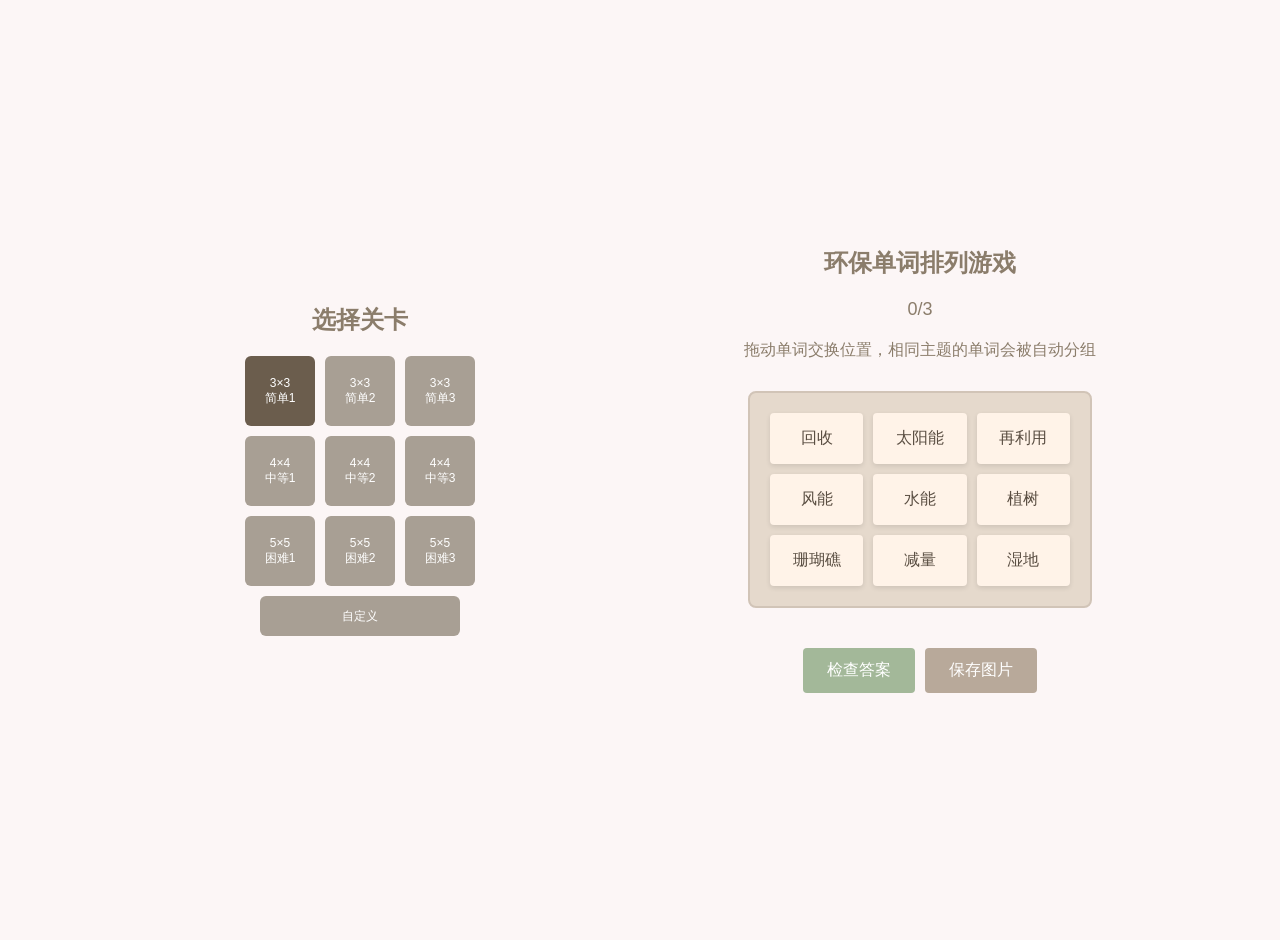
<file: 6.优化好的词语排列游戏.html>
<!DOCTYPE html>
<html lang="zh-CN">
<head>
    <meta charset="UTF-8">
    <meta name="viewport" content="width=device-width, initial-scale=1.0">
    <title>环保单词排列游戏</title>
    <style>
        body {
            font-family: 'Arial', sans-serif;
            background-color: #fcf6f6; /* 莫兰迪米白 */
            display: flex;
            flex-direction: column;
            align-items: center;
            padding: 20px;
        }
        h1 {
            color: #8B7D6B; /* 莫兰迪灰褐 */
            margin-bottom: 10px;
        }
        .level-selector {
            margin-bottom: 20px;
            display: flex;
            gap: 10px;
            flex-wrap: wrap;
            justify-content: center;
        }
        .level-btn {
            padding: 8px 16px;
            background-color: #A89F94; /* 莫兰迪灰 */
            color: white;
            border: none;
            border-radius: 4px;
            cursor: pointer;
            transition: background-color 0.3s;
        }
        .level-btn:hover {
            background-color: #8B7D6B; /* 莫兰迪灰褐 */
        }
        .level-btn.active {
            background-color: #6B5D4D; /* 莫兰迪深褐 */
        }
        .custom-level-btn {
            background-color: #B8A99A; /* 莫兰迪浅褐 */
        }
        .custom-level-btn:hover {
            background-color: #8B7D6B; /* 莫兰迪灰褐 */
        }
        .custom-level-btn.active {
            background-color: #6B5D4D; /* 莫兰迪深褐 */
        }
        .progress {
            font-size: 18px;
            margin-bottom: 20px;
            color: #8B7D6B; /* 莫兰迪灰褐 */
        }
        .instructions {
            text-align: center;
            margin-bottom: 30px;
            color: #8B7D6B; /* 莫兰迪灰褐 */
            font-size: 16px;
        }
        .word-pool {
            display: grid;
            gap: 10px;
            padding: 20px;
            background-color: #E5D9CC; /* 莫兰迪浅米 */
            border-radius: 8px;
            margin-bottom: 20px;
            border: 2px solid #D1C4B7; /* 莫兰迪米灰 */
        }
        .word-block {
            background-color: #fff3e8; /* 莫兰迪米灰 */
            color: #5A4E42; /* 莫兰迪深褐 */
            padding: 15px;
            border-radius: 4px;
            cursor: pointer;
            user-select: none;
            font-size: 16px;
            transition: all 0.2s;
            box-shadow: 0 2px 5px rgba(0,0,0,0.1);
            text-align: center;
        }
        .word-block.dragging {
            opacity: 0.5;
            cursor: grabbing;
        }
        .word-block.selected {
            background-color: #B8A99A; /* 莫兰迪浅褐 */
            transform: scale(0.95);
        }
        .word-block.correct {
            background-color: #A3B899; /* 莫兰迪灰绿 */
            color: white;
            cursor: default;
        }
        .word-block.incorrect {
            background-color: #C4A59E; /* 莫兰迪粉褐 */
            color: white;
        }
        .action-buttons {
            display: flex;
            gap: 10px;
            margin-top: 20px;
        }
        .check-button, .save-button {
            color: white;
            border: none;
            padding: 12px 24px;
            font-size: 16px;
            border-radius: 4px;
            cursor: pointer;
            transition: background-color 0.3s;
        }
        .check-button {
            background-color: #A3B899; /* 莫兰迪灰绿 */
        }
        .check-button:hover {
            background-color: #8B9D88; /* 莫兰迪深灰绿 */
        }
        .check-button:disabled {
            background-color: #D1C4B7; /* 莫兰迪米灰 */
            cursor: not-allowed;
        }
        .save-button {
            background-color: #B8A99A; /* 莫兰迪浅褐 */
        }
        .save-button:hover {
            background-color: #8B7D6B; /* 莫兰迪灰褐 */
        }
        .message {
            margin-top: 20px;
            padding: 10px;
            border-radius: 4px;
            text-align: center;
            font-size: 16px;
            display: none;
        }
        .success {
            background-color: #E5E5D9; /* 莫兰迪浅米绿 */
            color: #6B5D4D; /* 莫兰迪深褐 */
            border: 1px solid #D1C4B7; /* 莫兰迪米灰 */
        }
        .error {
            background-color: #E5D9D9; /* 莫兰迪浅粉 */
            color: #8B6D6B; /* 莫兰迪粉褐 */
            border: 1px solid #C4A59E; /* 莫兰迪粉褐 */
        }
        .custom-config {
            display: none;
            background-color: #ffead3; /* 莫兰迪米白 */
            padding: 20px;
            border-radius: 8px;
            box-shadow: 0 2px 10px rgba(0,0,0,0.1);
            margin-bottom: 20px;
            width: 80%;
            max-width: 500px;
            border: 1px solid #D1C4B7; /* 莫兰迪米灰 */
        }
        .custom-config h3 {
            margin-top: 0;
            color: #6B5D4D; /* 莫兰迪深褐 */
        }
        .custom-input {
            width: 100%;
            padding: 10px;
            margin-bottom: 15px;
            border: 1px solid #D1C4B7;
            border-radius: 4px;
            box-sizing: border-box;
            height: 100px;
            resize: vertical;
        }
        .custom-example {
            font-size: 14px;
            color: #8B7D6B;
            margin-bottom: 15px;
        }
        .custom-buttons {
            display: flex;
            gap: 10px;
        }
        .start-custom-btn, .close-config-btn {
            padding: 8px 16px;
            border-radius: 4px;
            cursor: pointer;
            border: none;
            color: white;
        }
        .start-custom-btn {
            background-color: #B8A99A;
        }
        .start-custom-btn:hover {
            background-color: #8B7D6B;
        }
        .close-config-btn {
            background-color: #C4A59E;
        }
        .close-config-btn:hover {
            background-color: #A38B84;
        }
        /* 解释弹窗样式 */
        .explanation-modal {
            display: none;
            position: fixed;
            top: 0;
            left: 0;
            width: 100%;
            height: 100%;
            background-color: rgba(0, 0, 0, 0.5);
            z-index: 1000;
            justify-content: center;
            align-items: center;
        }
        .explanation-content {
            background-color: #F3E9DE;
            padding: 20px;
            border-radius: 8px;
            max-width: 80%;
            max-height: 80%;
            overflow-y: auto;
            box-shadow: 0 4px 8px rgba(0, 0, 0, 0.2);
            border: 1px solid #8B7D6B;
        }
        .explanation-title {
            color: #6B5D4D;
            font-size: 18px;
            font-weight: bold;
            margin-bottom: 10px;
        }
        .explanation-text {
            color: #5A4E42;
            font-size: 16px;
            margin-bottom: 15px;
        }
        .close-explanation {
            background-color: #8B7D6B;
            color: white;
            border: none;
            padding: 8px 16px;
            border-radius: 4px;
            cursor: pointer;
            float: right;
        }
    </style>
</head>
<body>
  <div class="wrapper">
    <!-- 左侧：3×3 关卡方格 -->
    <section class="panel" id="levelsPanel">
      <h2>选择关卡</h2>
      <div class="grid-3x3">
        <button class="level-btn" data-size="3" data-level="1">3×3<br>简单1</button>
        <button class="level-btn" data-size="3" data-level="2">3×3<br>简单2</button>
        <button class="level-btn" data-size="3" data-level="3">3×3<br>简单3</button>

        <button class="level-btn" data-size="4" data-level="1">4×4<br>中等1</button>
        <button class="level-btn" data-size="4" data-level="2">4×4<br>中等2</button>
        <button class="level-btn" data-size="4" data-level="3">4×4<br>中等3</button>

        <button class="level-btn" data-size="5" data-level="1">5×5<br>困难1</button>
        <button class="level-btn" data-size="5" data-level="2">5×5<br>困难2</button>
        <button class="level-btn" data-size="5" data-level="3">5×5<br>困难3</button>
      </div>
      <button class="level-btn custom-level-btn" id="customLevelBtn" style="width:200px;">自定义</button>
    </section>

    <!-- 右侧：游戏区域 -->
    <section class="panel" id="gamePanel">
      <h1>环保单词排列游戏</h1>

      <!-- 自定义配置（默认隐藏） -->
      <div class="custom-config" id="customConfig">
        <h3>自定义关卡配置</h3>
        <p class="custom-example">
          输入格式：组1单词1,单词2,单词3|组2单词1,单词2,单词3<br>
          例如：太阳能,风能,水能|回收,再利用,减量|植树,湿地,珊瑚礁
        </p>
        <textarea class="custom-input" id="customInput" placeholder="请输入单词分组，用|分隔不同组，用,分隔同组单词"></textarea>
        <div class="custom-buttons">
          <button class="start-custom-btn" id="startCustomBtn">开始游戏</button>
          <button class="close-config-btn" id="closeConfigBtn">取消</button>
        </div>
      </div>

      <div class="progress">0/0</div>
      <div class="instructions">拖动单词交换位置，相同主题的单词会被自动分组</div>

      <div class="word-pool" id="wordPool"></div>

      <div class="action-buttons">
        <button class="check-button" id="checkButton" disabled>检查答案</button>
        <button class="save-button" id="saveButton">保存图片</button>
      </div>

      <div class="message" id="message"></div>

      <!-- 解释弹窗 -->
      <div class="explanation-modal" id="explanationModal">
        <div class="explanation-content">
          <div class="explanation-title" id="explanationWord"></div>
          <div class="explanation-text" id="explanationText"></div>
          <button class="close-explanation" id="closeExplanation">关闭</button>
        </div>
      </div>
    </section>
  </div>

  <!-- ==== 专属布局样式（仅 30 行） ==== -->
  <style>
    html,body{height:100%;margin:0;background:#fcf6f6;}
    .wrapper{
      display:flex;
      align-items:center;
      justify-content:center;
      gap:60px;
      height:100%;
      padding:0 20px;
    }
    .panel{
      width:500px;
      display:flex;
      flex-direction:column;
      align-items:center;
      justify-content:center;
    }
    h1,h2{margin:0 0 20px;color:#8B7D6B}
    /* 3×3 关卡网格 */
    .grid-3x3{
      display:grid;
      grid-template-columns:repeat(3,70px);
      grid-template-rows:repeat(3,70px);
      gap:10px;
    }
    .level-btn,.custom-level-btn{
      width:100%;
      height:100%;
      border:none;
      border-radius:6px;
      background:#A89F94;
      color:#fff;
      cursor:pointer;
      font-size:12px;
      transition:background .3s;
    }
    .level-btn:hover{background:#8B7D6B}
    .level-btn.active{background:#6B5D4D}
    .custom-level-btn{grid-column:1/-1;height:40px;margin-top:10px}
  </style>
    
    <script src="https://html2canvas.hertzen.com/dist/html2canvas.min.js"></script>
    <script>
        // 游戏数据 - 环保主题的单词组（已扩展）
        const gameData = {
            // 3×3 简单模式 - 新增2个关卡
            3: {
                // 第一个3×3关卡
                1: [
                    {
                        group: 1,
                        words: ["太阳能", "风能", "水能"],
                        description: "可再生能源",
                        explanations: {
                            "太阳能": "利用太阳辐射能转换为电能或热能的可再生能源",
                            "风能": "利用风力驱动风力涡轮机发电的可再生能源",
                            "水能": "利用水流或水位差驱动水轮机发电的可再生能源"
                        }
                    },
                    {
                        group: 2,
                        words: ["回收", "再利用", "减量"],
                        description: "3R原则(减量、再利用、回收)",
                        explanations: {
                            "回收": "将废弃物处理加工后重新变为可用的原材料",
                            "再利用": "将物品直接再次使用而不改变其形态",
                            "减量": "减少资源消耗和废弃物产生的环保行为"
                        }
                    },
                    {
                        group: 3,
                        words: ["植树", "湿地", "珊瑚礁"],
                        description: "碳汇生态系统",
                        explanations: {
                            "植树": "通过种植树木吸收大气中的二氧化碳",
                            "湿地": "具有强大碳储存能力的自然生态系统",
                            "珊瑚礁": "海洋中重要的碳汇和生物多样性热点"
                        }
                    }
                ],
                // 第二个3×3关卡
                2: [
                    {
                        group: 1,
                        words: ["塑料", "玻璃", "纸张"],
                        description: "可回收材料",
                        explanations: {
                            "塑料": "需要数百年才能降解的材料，应分类回收",
                            "玻璃": "可无限次回收而不损失质量的环保材料",
                            "纸张": "来自可再生资源的可回收材料"
                        }
                    },
                    {
                        group: 2,
                        words: ["雾霾", "酸雨", "臭氧空洞"],
                        description: "空气污染现象",
                        explanations: {
                            "雾霾": "由颗粒物和污染物导致的空气混浊现象",
                            "酸雨": "pH值低于5.6的降水，由空气污染物引起",
                            "臭氧空洞": "平流层臭氧减少导致的保护层缺失"
                        }
                    },
                    {
                        group: 3,
                        words: ["节能灯", "节水器", "隔热窗"],
                        description: "节能环保产品",
                        explanations: {
                            "节能灯": "比传统白炽灯更高效的照明产品",
                            "节水器": "减少水流量的节水装置",
                            "隔热窗": "减少能量损失的建筑窗户"
                        }
                    }
                ],
                // 第三个3×3关卡
                3: [
                    {
                        group: 1,
                        words: ["二氧化碳", "甲烷", "一氧化二氮"],
                        description: "主要温室气体",
                        explanations: {
                            "二氧化碳": "最主要的温室气体，来自化石燃料燃烧",
                            "甲烷": "温室效应比二氧化碳强25倍的温室气体",
                            "一氧化二氮": "农业活动中产生的重要温室气体"
                        }
                    },
                    {
                        group: 2,
                        words: ["垃圾分类", "厨余堆肥", "电子废弃物回收"],
                        description: "废弃物管理方法",
                        explanations: {
                            "垃圾分类": "将废弃物按类别分开收集的处理方式",
                            "厨余堆肥": "将有机厨余转化为肥料的处理方法",
                            "电子废弃物回收": "对电子产品的专业回收处理"
                        }
                    },
                    {
                        group: 3,
                        words: ["绿色出行", "低碳饮食", "简约生活"],
                        description: "低碳生活方式",
                        explanations: {
                            "绿色出行": "选择环保的交通方式",
                            "低碳饮食": "减少碳足迹的饮食选择",
                            "简约生活": "减少不必要消费的生活方式"
                        }
                    }
                ]
            },
            
            // 4×4 中等模式 - 新增2个关卡
            4: {
                // 第一个4×4关卡
                1: [
                    {
                        group: 1,
                        words: ["温室效应", "全球变暖", "海平面上升", "极端天气"],
                        description: "气候变化影响",
                        explanations: {
                            "温室效应": "大气中温室气体吸收地表辐射导致地球温度上升的自然现象",
                            "全球变暖": "由于人类活动增强温室效应导致的地球平均温度上升",
                            "海平面上升": "冰川融化和海水热膨胀导致的海平面升高现象",
                            "极端天气": "气候变化导致的更频繁、更强烈的极端气象事件"
                        }
                    },
                    {
                        group: 2,
                        words: ["电动汽车", "公共交通", "自行车", "步行"],
                        description: "可持续交通方式",
                        explanations: {
                            "电动汽车": "使用电能驱动的汽车，减少化石燃料消耗和尾气排放",
                            "公共交通": "多人共享的交通方式，提高运输效率和减少碳排放",
                            "自行车": "零排放的个人交通工具，环保又健康",
                            "步行": "最环保的出行方式，零排放且有益健康"
                        }
                    },
                    {
                        group: 3,
                        words: ["熊猫", "老虎", "北极熊", "珊瑚"],
                        description: "濒危物种",
                        explanations: {
                            "熊猫": "栖息地丧失导致濒危的标志性保护动物",
                            "老虎": "因栖息地破坏和非法狩猎而濒危的大型猫科动物",
                            "北极熊": "受气候变化影响最大的北极地区顶级掠食者",
                            "珊瑚": "受海洋酸化和水温上升威胁的海洋生态系统基础"
                        }
                    },
                    {
                        group: 4,
                        words: ["有机农业", "生态农业", "永续农业", "森林农业"],
                        description: "可持续农业模式",
                        explanations: {
                            "有机农业": "不使用化学合成物质的农业生产方式",
                            "生态农业": "模仿自然生态系统的农业生产方式",
                            "永续农业": "设计可持续和自我维持的农业生态系统",
                            "森林农业": "在森林环境中进行的多层次农业生产系统"
                        }
                    }
                ],
                // 第二个4×4关卡
                2: [
                    {
                        group: 1,
                        words: ["PM2.5", "二氧化硫", "氮氧化物", "挥发性有机物"],
                        description: "空气污染物",
                        explanations: {
                            "PM2.5": "直径小于2.5微米的可吸入颗粒物",
                            "二氧化硫": "主要来自燃煤的酸性气体污染物",
                            "氮氧化物": "主要来自机动车尾气的大气污染物",
                            "挥发性有机物": "易挥发的有机化合物，臭氧前体物"
                        }
                    },
                    {
                        group: 2,
                        words: ["铅蓄电池", "汞温度计", "镉电池", "石棉瓦"],
                        description: "危险废弃物",
                        explanations: {
                            "铅蓄电池": "含铅的废旧电池，需专业回收",
                            "汞温度计": "含汞的医疗测量工具，需特殊处理",
                            "镉电池": "含重金属镉的废弃电池",
                            "石棉瓦": "含致癌物质石棉的建筑材料"
                        }
                    },
                    {
                        group: 3,
                        words: ["绿色债券", "碳金融", "环境保险", "生态补偿"],
                        description: "绿色金融工具",
                        explanations: {
                            "绿色债券": "为环保项目融资的债券工具",
                            "碳金融": "与碳排放权交易相关的金融服务",
                            "环境保险": "针对环境风险的保险产品",
                            "生态补偿": "对生态保护行为的补偿机制"
                        }
                    },
                    {
                        group: 4,
                        words: ["环境教育", "公众参与", "环保组织", "环境诉讼"],
                        description: "环境治理参与方式",
                        explanations: {
                            "环境教育": "提高公众环境意识的教育活动",
                            "公众参与": "公民参与环境决策的过程",
                            "环保组织": "致力于环境保护的非政府组织",
                            "环境诉讼": "通过法律手段解决环境问题的途径"
                        }
                    }
                ],
                // 第三个4×4关卡
                3: [
                    {
                        group: 1,
                        words: ["海绵城市", "垂直绿化", "绿色屋顶", "雨水花园"],
                        description: "城市生态设计",
                        explanations: {
                            "海绵城市": "像海绵一样吸收雨水的城市设计理念",
                            "垂直绿化": "在建筑墙面种植植物的绿化方式",
                            "绿色屋顶": "在屋顶种植植物的生态设计",
                            "雨水花园": "收集和利用雨水的景观设计"
                        }
                    },
                    {
                        group: 2,
                        words: ["生态足迹", "水足迹", "碳足迹", "土地足迹"],
                        description: "环境足迹指标",
                        explanations: {
                            "生态足迹": "衡量人类对自然资源需求的指标",
                            "水足迹": "衡量产品生产消耗水资源的指标",
                            "碳足迹": "衡量温室气体排放的指标",
                            "土地足迹": "衡量土地利用需求的指标"
                        }
                    },
                    {
                        group: 3,
                        words: ["清洁生产", "生命周期评估", "工业生态", "产品延伸责任"],
                        description: "工业环保方法",
                        explanations: {
                            "清洁生产": "从源头减少污染的工业生产方式",
                            "生命周期评估": "评估产品全生命周期环境影响的方法",
                            "工业生态": "模拟自然生态系统的工业生产模式",
                            "产品延伸责任": "生产者对产品全生命周期负责的制度"
                        }
                    },
                    {
                        group: 4,
                        words: ["环境正义", "代际公平", "共同但有区别责任", "预防原则"],
                        description: "环境伦理原则",
                        explanations: {
                            "环境正义": "公平分配环境利益和负担的原则",
                            "代际公平": "当代与后代享有同等环境权利的原则",
                            "共同但有区别责任": "各国共同但有区别的环境责任",
                            "预防原则": "对潜在环境风险采取预防措施的原则"
                        }
                    }
                ]
            },
            
            // 5×5 困难模式 - 新增2个关卡
            5: {
                // 第一个5×5关卡
                1: [
                    {
                        group: 1,
                        words: ["碳足迹", "碳中和", "碳补偿", "碳交易", "碳税"],
                        description: "碳相关概念",
                        explanations: {
                            "碳足迹": "个人或组织活动直接或间接产生的温室气体排放量",
                            "碳中和": "通过减排和碳抵消实现净零碳排放的状态",
                            "碳补偿": "通过资助减排项目抵消自身碳排放的行为",
                            "碳交易": "碳排放权配额的市场化交易机制",
                            "碳税": "对碳排放征收的环境税，以经济手段促进减排"
                        }
                    },
                    {
                        group: 2,
                        words: ["雨林", "红树林", "草原", "苔原", "沙漠"],
                        description: "地球生态系统",
                        explanations: {
                            "雨林": "年降雨量高、生物多样性最丰富的陆地生态系统",
                            "红树林": "热带海岸潮间带的盐生植物群落，重要的碳汇和海岸保护者",
                            "草原": "以草本植物为主的生态系统，重要的碳储存地",
                            "苔原": "北极地区无树的冻土生态系统，储存大量有机碳",
                            "沙漠": "降水量极少的生态系统，对气候变化敏感"
                        }
                    },
                    {
                        group: 3,
                        words: ["光伏板", "风力涡轮机", "地热泵", "生物燃料", "潮汐能"],
                        description: "可再生能源技术",
                        explanations: {
                            "光伏板": "将太阳能直接转换为电能的半导体装置",
                            "风力涡轮机": "将风能转换为电能的大型机械装置",
                            "地热泵": "利用地下恒温特性进行高效供暖制冷的系统",
                            "生物燃料": "从生物质中提取的可再生燃料",
                            "潮汐能": "利用潮汐涨落产生的动能发电的技术"
                        }
                    },
                    {
                        group: 4,
                        words: ["联合国气候变化框架公约", "巴黎协定", "京都议定书", "生物多样性公约", "2030可持续发展议程"],
                        description: "国际环境协议",
                        explanations: {
                            "联合国气候变化框架公约": "1992年通过的应对气候变化国际条约",
                            "巴黎协定": "2015年通过的全球气候协议，目标控制温升在2°C内",
                            "京都议定书": "1997年通过的首个具有法律约束力的减排协议",
                            "生物多样性公约": "保护全球生物多样性的国际公约",
                            "2030可持续发展议程": "联合国制定的17个可持续发展目标"
                        }
                    },
                    {
                        group: 5,
                        words: ["生态旅游", "绿色建筑", "循环经济", "共享经济", "零废弃"],
                        description: "可持续发展实践",
                        explanations: {
                            "生态旅游": "最小化环境影响并促进保护的负责任旅游方式",
                            "绿色建筑": "高效利用资源并减少环境影响的建筑设计",
                            "循环经济": "通过设计实现资源循环利用的经济模式",
                            "共享经济": "最大化资源利用率的共享使用模式",
                            "零废弃": "通过减少、重复使用和回收实现废弃物零填埋"
                        }
                    }
                ],
                // 第二个5×5关卡
                2: [
                    {
                        group: 1,
                        words: ["IPCC", "UNEP", "WWF", "IUCN", "Greenpeace"],
                        description: "国际环保组织",
                        explanations: {
                            "IPCC": "政府间气候变化专门委员会",
                            "UNEP": "联合国环境规划署",
                            "WWF": "世界自然基金会",
                            "IUCN": "世界自然保护联盟",
                            "Greenpeace": "绿色和平组织"
                        }
                    },
                    {
                        group: 2,
                        words: ["光污染", "噪声污染", "热污染", "放射性污染", "电磁污染"],
                        description: "物理性污染",
                        explanations: {
                            "光污染": "过度或不当人工照明造成的影响",
                            "噪声污染": "有害或令人不安的声音",
                            "热污染": "人为改变环境温度造成的污染",
                            "放射性污染": "放射性物质释放造成的污染",
                            "电磁污染": "电磁辐射超出标准造成的污染"
                        }
                    },
                    {
                        group: 3,
                        words: ["生物修复", "植物修复", "微生物修复", "化学修复", "物理修复"],
                        description: "污染场地修复技术",
                        explanations: {
                            "生物修复": "利用生物降解污染物的技术",
                            "植物修复": "利用植物吸收或降解污染物的技术",
                            "微生物修复": "利用微生物降解污染物的技术",
                            "化学修复": "利用化学反应处理污染物的技术",
                            "物理修复": "利用物理方法处理污染物的技术"
                        }
                    },
                    {
                        group: 4,
                        words: ["环境影响评价", "战略环境评价", "健康影响评价", "社会影响评价", "累积影响评价"],
                        description: "环境评估方法",
                        explanations: {
                            "环境影响评价": "评估项目对环境影响的过程",
                            "战略环境评价": "评估政策、计划和规划的环境影响",
                            "健康影响评价": "评估项目对公共健康的影响",
                            "社会影响评价": "评估项目对社会的影响",
                            "累积影响评价": "评估多个活动的综合环境影响"
                        }
                    },
                    {
                        group: 5,
                        words: ["生态红线", "环境容量", "排污许可", "总量控制", "生态补偿"],
                        description: "环境管理制度",
                        explanations: {
                            "生态红线": "划定生态保护区域边界的制度",
                            "环境容量": "环境可承受污染物的最大量",
                            "排污许可": "允许排放污染物的许可证制度",
                            "总量控制": "控制污染物排放总量的制度",
                            "生态补偿": "对生态保护行为的补偿机制"
                        }
                    }
                ],
                // 第三个5×5关卡
                3: [
                    {
                        group: 1,
                        words: ["碳捕集", "碳封存", "碳利用", "直接空气捕集", "生物能源碳捕集"],
                        description: "碳管理技术",
                        explanations: {
                            "碳捕集": "从排放源捕获二氧化碳的技术",
                            "碳封存": "将二氧化碳长期储存的技术",
                            "碳利用": "将二氧化碳转化为有用产品的技术",
                            "直接空气捕集": "从大气中直接捕获二氧化碳的技术",
                            "生物能源碳捕集": "结合生物能源与碳捕集的技术"
                        }
                    },
                    {
                        group: 2,
                        words: ["绿色GDP", "环境会计", "自然资本核算", "生态系统服务价值", "真实发展指标"],
                        description: "环境经济指标",
                        explanations: {
                            "绿色GDP": "扣除环境成本后的国内生产总值",
                            "环境会计": "核算环境成本和效益的会计方法",
                            "自然资本核算": "评估自然资源存量和流量的方法",
                            "生态系统服务价值": "评估生态系统提供服务的价值",
                            "真实发展指标": "超越GDP的综合发展指标"
                        }
                    },
                    {
                        group: 3,
                        words: ["气候适应", "韧性城市", "生态廊道", "物种迁移", "基因库"],
                        description: "生物多样性保护策略",
                        explanations: {
                            "气候适应": "适应气候变化的策略和措施",
                            "韧性城市": "能够应对气候冲击的城市设计",
                            "生态廊道": "连接生态系统的通道",
                            "物种迁移": "帮助物种适应气候变化的迁移",
                            "基因库": "保存生物遗传资源的设施"
                        }
                    },
                    {
                        group: 4,
                        words: ["环境DNA", "遥感监测", "物联网", "大数据", "人工智能"],
                        description: "环境监测新技术",
                        explanations: {
                            "环境DNA": "通过环境样本中的DNA监测生物",
                            "遥感监测": "利用遥感技术监测环境",
                            "物联网": "物联网技术在环境监测中的应用",
                            "大数据": "大数据分析在环境保护中的应用",
                            "人工智能": "AI在环境监测和管理中的应用"
                        }
                    },
                    {
                        group: 5,
                        words: ["公民科学", "众包监测", "环境区块链", "数字双胞胎", "虚拟现实"],
                        description: "公众参与环保新技术",
                        explanations: {
                            "公民科学": "公众参与科学数据收集和研究",
                            "众包监测": "公众参与环境监测的方式",
                            "环境区块链": "区块链技术在环保中的应用",
                            "数字双胞胎": "创建环境系统的数字模型",
                            "虚拟现实": "VR技术在环境教育中的应用"
                        }
                    }
                ]
            }
        };
        
        // 游戏状态
        let gameState = {
            selectedWords: [],
            correctGroups: 0,
            totalGroups: 0,
            draggedWord: null,
            currentLevel: 3,
            currentSubLevel: 1,
            wordGroups: [],
            isCustomGame: false
        };
        
        // 初始化游戏
        function initGame(level, subLevel = 1, customGroups = null) {
            gameState.currentLevel = level;
            gameState.currentSubLevel = subLevel;
            gameState.isCustomGame = customGroups !== null;
            
            if (customGroups) {
                gameState.wordGroups = customGroups;
            } else {
                gameState.wordGroups = gameData[level][subLevel];
            }
            
            gameState.correctGroups = 0;
            gameState.totalGroups = gameState.wordGroups.length;
            
            const wordPool = document.getElementById('wordPool');
            wordPool.innerHTML = ''; // 清空单词池
            
            // 计算网格大小 (n×n，其中n是每组单词的数量)
            const gridSize = gameState.wordGroups[0].words.length;
            
            // 设置网格布局
            wordPool.style.gridTemplateColumns = `repeat(${gridSize}, 1fr)`;
            wordPool.style.width = `${gridSize * 100}px`;
            
            // 收集所有单词并打乱顺序
            let allWords = [];
            gameState.wordGroups.forEach(group => {
                allWords = allWords.concat(group.words);
            });
            
            // 洗牌算法打乱单词顺序
            allWords = shuffleArray(allWords);
            
            // 创建单词块
            allWords.forEach(word => {
                const wordBlock = document.createElement('div');
                wordBlock.className = 'word-block';
                wordBlock.textContent = word;
                wordBlock.dataset.word = word;
                wordBlock.draggable = true;
                
                // 找到这个单词属于哪一组
                const groupInfo = findWordGroup(word);
                if (groupInfo) {
                    wordBlock.dataset.group = groupInfo.group;
                }
                
                // 拖拽事件
                wordBlock.addEventListener('dragstart', handleDragStart);
                wordBlock.addEventListener('dragend', handleDragEnd);
                wordBlock.addEventListener('dragover', handleDragOver);
                wordBlock.addEventListener('drop', handleDrop);
                
                // 点击事件 - 显示解释
                wordBlock.addEventListener('click', function(e) {
                    // 如果正在拖拽则不触发点击事件
                    if (gameState.draggedWord) {
                        gameState.draggedWord = null;
                        return;
                    }
                    
                    showWordExplanation(word);
                });
                
                wordPool.appendChild(wordBlock);
            });
            
            // 更新进度
            updateProgress();
            
            // 重置按钮状态
            document.getElementById('checkButton').disabled = false;
            
            // 更新关卡按钮状态
            if (!gameState.isCustomGame) {
                document.querySelectorAll('.level-btn').forEach(btn => {
                    const btnSize = parseInt(btn.dataset.size);
                    const btnLevel = parseInt(btn.dataset.level);
                    btn.classList.toggle('active', btnSize === level && btnLevel === subLevel);
                });
            }
        }
        
        // 显示单词解释
        function showWordExplanation(word) {
            const modal = document.getElementById('explanationModal');
            const wordTitle = document.getElementById('explanationWord');
            const explanationText = document.getElementById('explanationText');
            
            // 找到单词所属的组
            const groupInfo = findWordGroup(word);
            
            if (groupInfo && groupInfo.explanations && groupInfo.explanations[word]) {
                wordTitle.textContent = word;
                explanationText.textContent = groupInfo.explanations[word];
                modal.style.display = 'flex';
            } else if (groupInfo) {
                wordTitle.textContent = word;
                explanationText.textContent = `这是"${groupInfo.description}"组的一部分`;
                modal.style.display = 'flex';
            } else {
                // 如果是自定义游戏且没有解释
                wordTitle.textContent = word;
                explanationText.textContent = "这是自定义游戏的一部分，没有详细解释";
                modal.style.display = 'flex';
            }
        }
        
        // 开始自定义游戏
        function startCustomGame() {
            const inputText = document.getElementById('customInput').value.trim();
            
            if (!inputText) {
                showMessage("请输入单词分组", "error");
                return;
            }
            
            // 解析输入文本
            const groups = inputText.split('|').map(group => group.trim()).filter(group => group.length > 0);
            
            if (groups.length < 2) {
                showMessage("请至少输入两个单词组", "error");
                return;
            }
            
            // 解析每个组的单词
            const wordGroups = [];
            let groupSize = null;
            let allWords = [];
            
            for (let i = 0; i < groups.length; i++) {
                const words = groups[i].split(',').map(word => word.trim()).filter(word => word.length > 0);
                
                // 检查每组至少有两个单词
                if (words.length < 2) {
                    showMessage("每个单词组至少需要两个单词", "error");
                    return;
                }
                
                // 检查所有组的单词数量是否一致
                if (groupSize === null) {
                    groupSize = words.length;
                } else if (words.length !== groupSize) {
                    showMessage("所有单词组的单词数量必须相同", "error");
                    return;
                }
                
                // 检查是否有重复单词
                words.forEach(word => {
                    if (allWords.includes(word)) {
                        showMessage(`单词"${word}"重复使用`, "error");
                        return;
                    }
                    allWords.push(word);
                });
                
                // 创建组
                wordGroups.push({
                    group: i + 1,
                    words: words,
                    description: `自定义组 ${i + 1}`
                });
            }
            
            // 隐藏自定义配置界面
            document.getElementById('customConfig').style.display = 'none';
            
            // 初始化游戏
            initGame(groupSize, 1, wordGroups);
        }
        
        // 洗牌算法
        function shuffleArray(array) {
            const newArray = [...array];
            for (let i = newArray.length - 1; i > 0; i--) {
                const j = Math.floor(Math.random() * (i + 1));
                [newArray[i], newArray[j]] = [newArray[j], newArray[i]];
            }
            return newArray;
        }
        
        // 找到单词所属的组
        function findWordGroup(word) {
            for (const group of gameState.wordGroups) {
                if (group.words.includes(word)) {
                    return group;
                }
            }
            return null;
        }
        
        // 拖拽开始
        function handleDragStart(e) {
            gameState.draggedWord = e.target;
            e.target.classList.add('dragging');
            e.dataTransfer.setData('text/plain', e.target.dataset.word);
            e.dataTransfer.effectAllowed = 'move';
        }
        
        // 拖拽结束
        function handleDragEnd(e) {
            e.target.classList.remove('dragging');
            checkRowsForCompletion();
        }
        
        // 拖拽经过目标
        function handleDragOver(e) {
            e.preventDefault();
            e.dataTransfer.dropEffect = 'move';
        }
        
        // 放置单词 - 实现交换位置
        function handleDrop(e) {
            e.preventDefault();
            if (gameState.draggedWord && e.target.classList.contains('word-block') && e.target !== gameState.draggedWord) {
                // 获取父容器和所有子元素
                const wordPool = document.getElementById('wordPool');
                const words = Array.from(wordPool.children);
                
                // 获取拖动元素和目标元素的索引
                const draggedIndex = words.indexOf(gameState.draggedWord);
                const targetIndex = words.indexOf(e.target);
                
                // 交换两个元素的位置
                if (draggedIndex < targetIndex) {
                    wordPool.insertBefore(e.target, gameState.draggedWord);
                    wordPool.insertBefore(gameState.draggedWord, words[targetIndex + 1]);
                } else {
                    wordPool.insertBefore(gameState.draggedWord, e.target);
                    wordPool.insertBefore(e.target, words[draggedIndex + 1]);
                }
            }
        }
        
        // 检查每一行是否有完整的正确分组
        function checkRowsForCompletion() {
            const wordPool = document.getElementById('wordPool');
            const words = Array.from(wordPool.children);
            
            // 计算每组单词数量
            const groupSize = gameState.wordGroups[0].words.length;
            
            // 将单词按行分组（每组单词数量决定每行单词数）
            const rows = [];
            for (let i = 0; i < words.length; i += groupSize) {
                rows.push(words.slice(i, i + groupSize));
            }
            
            // 检查每一行
            rows.forEach(row => {
                // 检查这一行是否有足够的单词
                if (row.length === groupSize) {
                    // 检查这一行所有单词是否属于同一组
                    const firstGroup = row[0].dataset.group;
                    let allSameGroup = true;
                    
                    for (const wordBlock of row) {
                        if (wordBlock.dataset.group !== firstGroup) {
                            allSameGroup = false;
                            break;
                        }
                    }
                    
                    // 如果这一行是完整的分组
                    if (allSameGroup) {
                        // 检查这一行是否已经被标记为正确
                        if (!row[0].classList.contains('correct')) {
                            gameState.correctGroups++;
                            const groupInfo = findWordGroup(row[0].dataset.word);
                            showMessage(`正确！你完成了一组：${groupInfo.description}`, "success");
                            
                            // 标记这一行为正确
                            row.forEach(wordBlock => {
                                wordBlock.classList.add('correct');
                                wordBlock.draggable = false; // 禁用已正确单词的拖动
                            });
                            
                            // 更新进度
                            updateProgress();
                            
                            // 检查是否完成所有分组
                            if (gameState.correctGroups === gameState.totalGroups) {
                                showMessage("恭喜！你完成了所有分组！", "success");
                                document.getElementById('checkButton').disabled = true;
                            }
                        }
                    }
                }
            });
        }
        
        // 检查答案（手动检查按钮）
        function checkAnswer() {
            const wordPool = document.getElementById('wordPool');
            const words = Array.from(wordPool.children);
            const groupSize = gameState.wordGroups[0].words.length;
            
            // 检查是否有选中的单词
            const selectedWords = words.filter(word => word.classList.contains('selected'));
            if (selectedWords.length !== groupSize) {
                showMessage(`请选择${groupSize}个单词为一组`, "error");
                return;
            }
            
            // 检查选中的单词是否属于同一组
            const firstGroup = selectedWords[0].dataset.group;
            let allSameGroup = true;
            
            for (const wordBlock of selectedWords) {
                if (wordBlock.dataset.group !== firstGroup) {
                    allSameGroup = false;
                    break;
                }
            }
            
            // 显示结果
            if (allSameGroup) {
                gameState.correctGroups++;
                const groupInfo = findWordGroup(selectedWords[0].dataset.word);
                showMessage(`正确！${groupInfo.description}`, "success");
                
                // 标记正确的单词
                selectedWords.forEach(wordBlock => {
                    wordBlock.classList.remove('selected');
                    wordBlock.classList.add('correct');
                    wordBlock.draggable = false; // 禁用已正确单词的拖动
                });
            } else {
                showMessage("不正确，这些单词不属于同一组", "error");
                
                // 标记错误的单词
                selectedWords.forEach(wordBlock => {
                    wordBlock.classList.remove('selected');
                    wordBlock.classList.add('incorrect');
                    
                    // 1秒后恢复原状
                    setTimeout(() => {
                        wordBlock.classList.remove('incorrect');
                    }, 1000);
                });
            }
            
            // 更新进度
            updateProgress();
            
            // 检查是否完成所有分组
            if (gameState.correctGroups === gameState.totalGroups) {
                showMessage("恭喜！你完成了所有分组！", "success");
                document.getElementById('checkButton').disabled = true;
            }
        }
        
        // 保存当前关卡为图片
        function saveAsImage() {
            const wordPool = document.getElementById('wordPool');
            
            // 使用html2canvas将wordPool转换为canvas
            html2canvas(wordPool).then(canvas => {
                // 创建一个下载链接
                const link = document.createElement('a');
                link.download = `环保单词游戏-${new Date().toISOString().slice(0, 10)}.png`;
                link.href = canvas.toDataURL('image/png');
                link.click();
                
                showMessage("图片已保存！", "success");
            }).catch(err => {
                console.error('保存图片时出错:', err);
                showMessage("保存图片时出错", "error");
            });
        }
        
        // 显示消息
        function showMessage(text, type) {
            const messageEl = document.getElementById('message');
            messageEl.textContent = text;
            messageEl.className = `message ${type}`;
            messageEl.style.display = 'block';
            
            // 3秒后隐藏消息
            setTimeout(() => {
                messageEl.style.display = 'none';
            }, 3000);
        }
        
        // 更新进度显示
        function updateProgress() {
            document.querySelector('.progress').textContent = 
                `${gameState.correctGroups}/${gameState.totalGroups}`;
        }
        
        // 初始化游戏
        window.onload = function() {
            // 设置关卡选择按钮事件
            document.querySelectorAll('.level-btn').forEach(btn => {
                if (btn.id !== 'customLevelBtn') {
                    btn.addEventListener('click', function() {
                        const level = parseInt(this.dataset.size);
                        const subLevel = parseInt(this.dataset.level);
                        initGame(level, subLevel);
                    });
                }
            });
            
            // 自定义关卡按钮
            document.getElementById('customLevelBtn').addEventListener('click', function() {
                document.getElementById('customConfig').style.display = 'block';
                document.getElementById('customInput').value = '';
            });
            
            // 开始自定义游戏按钮
            document.getElementById('startCustomBtn').addEventListener('click', startCustomGame);
            
            // 关闭自定义配置按钮
            document.getElementById('closeConfigBtn').addEventListener('click', function() {
                document.getElementById('customConfig').style.display = 'none';
            });
            
            // 设置检查答案按钮事件
            document.getElementById('checkButton').addEventListener('click', checkAnswer);
            
            // 设置保存图片按钮事件
            document.getElementById('saveButton').addEventListener('click', saveAsImage);
            
            // 设置关闭解释弹窗按钮
            document.getElementById('closeExplanation').addEventListener('click', function() {
                document.getElementById('explanationModal').style.display = 'none';
            });
            
            // 点击弹窗外部关闭弹窗
            document.getElementById('explanationModal').addEventListener('click', function(e) {
                if (e.target === this) {
                    this.style.display = 'none';
                }
            });
            
            // 默认加载3×3简单模式第一关
            initGame(3, 1);
        };
    </script>
</body>
</html>
</file>
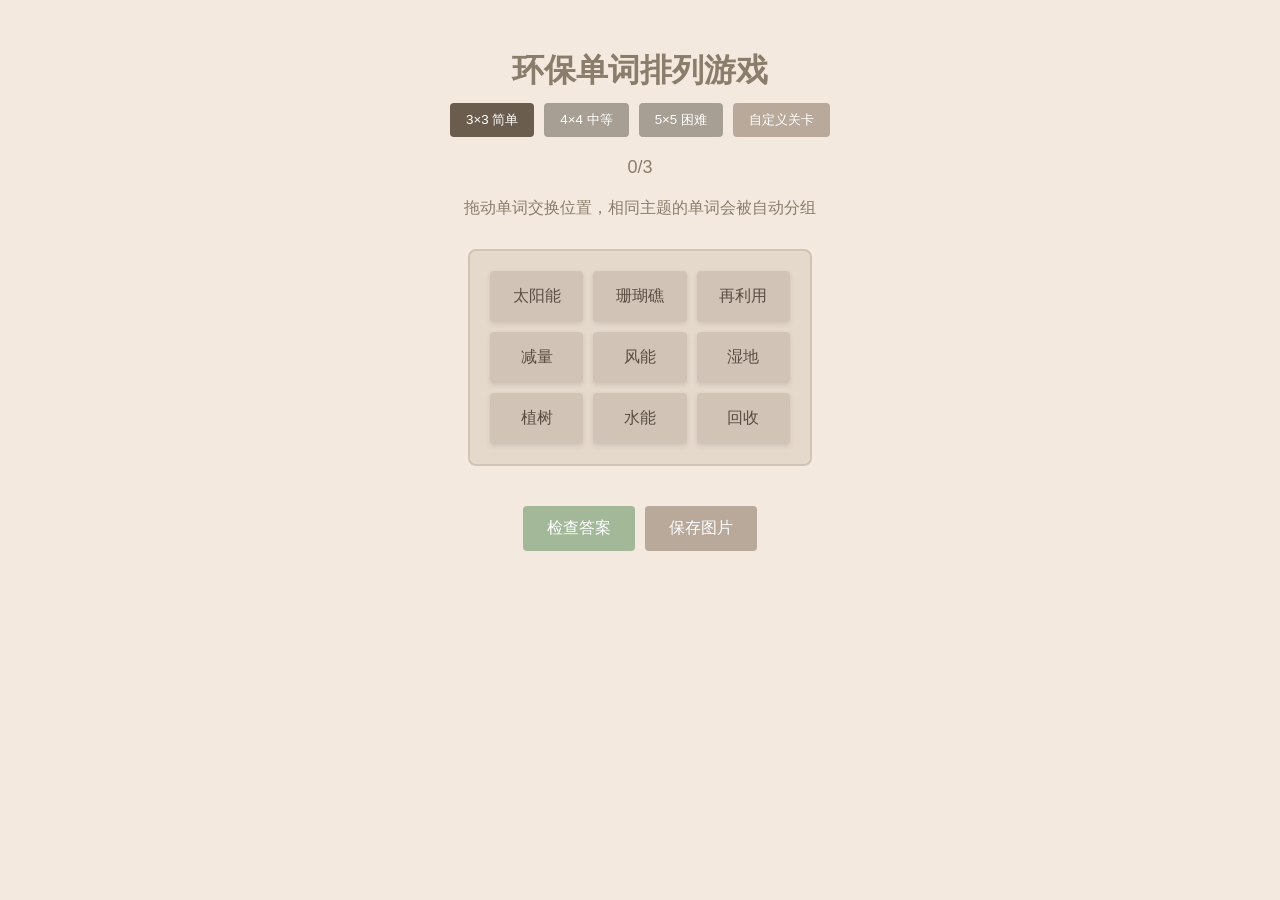
<file: 6.排列词语游戏.html>
<!DOCTYPE html>
<html lang="zh-CN">
<head>
    <meta charset="UTF-8">
    <meta name="viewport" content="width=device-width, initial-scale=1.0">
    <title>环保单词排列游戏</title>
    <style>
        body {
            font-family: 'Arial', sans-serif;
            background-color: #F3E9DE; /* 莫兰迪米白 */
            display: flex;
            flex-direction: column;
            align-items: center;
            padding: 20px;
        }
        h1 {
            color: #8B7D6B; /* 莫兰迪灰褐 */
            margin-bottom: 10px;
        }
        .level-selector {
            margin-bottom: 20px;
            display: flex;
            gap: 10px;
            flex-wrap: wrap;
            justify-content: center;
        }
        .level-btn {
            padding: 8px 16px;
            background-color: #A89F94; /* 莫兰迪灰 */
            color: white;
            border: none;
            border-radius: 4px;
            cursor: pointer;
            transition: background-color 0.3s;
        }
        .level-btn:hover {
            background-color: #8B7D6B; /* 莫兰迪灰褐 */
        }
        .level-btn.active {
            background-color: #6B5D4D; /* 莫兰迪深褐 */
        }
        .custom-level-btn {
            background-color: #B8A99A; /* 莫兰迪浅褐 */
        }
        .custom-level-btn:hover {
            background-color: #8B7D6B; /* 莫兰迪灰褐 */
        }
        .custom-level-btn.active {
            background-color: #6B5D4D; /* 莫兰迪深褐 */
        }
        .progress {
            font-size: 18px;
            margin-bottom: 20px;
            color: #8B7D6B; /* 莫兰迪灰褐 */
        }
        .instructions {
            text-align: center;
            margin-bottom: 30px;
            color: #8B7D6B; /* 莫兰迪灰褐 */
            font-size: 16px;
        }
        .word-pool {
            display: grid;
            gap: 10px;
            padding: 20px;
            background-color: #E5D9CC; /* 莫兰迪浅米 */
            border-radius: 8px;
            margin-bottom: 20px;
            border: 2px solid #D1C4B7; /* 莫兰迪米灰 */
        }
        .word-block {
            background-color: #D1C4B7; /* 莫兰迪米灰 */
            color: #5A4E42; /* 莫兰迪深褐 */
            padding: 15px;
            border-radius: 4px;
            cursor: grab;
            user-select: none;
            font-size: 16px;
            transition: all 0.2s;
            box-shadow: 0 2px 5px rgba(0,0,0,0.1);
            text-align: center;
        }
        .word-block.dragging {
            opacity: 0.5;
            cursor: grabbing;
        }
        .word-block.selected {
            background-color: #B8A99A; /* 莫兰迪浅褐 */
            transform: scale(0.95);
        }
        .word-block.correct {
            background-color: #A3B899; /* 莫兰迪灰绿 */
            color: white;
            cursor: default;
        }
        .word-block.incorrect {
            background-color: #C4A59E; /* 莫兰迪粉褐 */
            color: white;
        }
        .action-buttons {
            display: flex;
            gap: 10px;
            margin-top: 20px;
        }
        .check-button, .save-button {
            color: white;
            border: none;
            padding: 12px 24px;
            font-size: 16px;
            border-radius: 4px;
            cursor: pointer;
            transition: background-color 0.3s;
        }
        .check-button {
            background-color: #A3B899; /* 莫兰迪灰绿 */
        }
        .check-button:hover {
            background-color: #8B9D88; /* 莫兰迪深灰绿 */
        }
        .check-button:disabled {
            background-color: #D1C4B7; /* 莫兰迪米灰 */
            cursor: not-allowed;
        }
        .save-button {
            background-color: #B8A99A; /* 莫兰迪浅褐 */
        }
        .save-button:hover {
            background-color: #8B7D6B; /* 莫兰迪灰褐 */
        }
        .message {
            margin-top: 20px;
            padding: 10px;
            border-radius: 4px;
            text-align: center;
            font-size: 16px;
            display: none;
        }
        .success {
            background-color: #E5E5D9; /* 莫兰迪浅米绿 */
            color: #6B5D4D; /* 莫兰迪深褐 */
            border: 1px solid #D1C4B7; /* 莫兰迪米灰 */
        }
        .error {
            background-color: #E5D9D9; /* 莫兰迪浅粉 */
            color: #8B6D6B; /* 莫兰迪粉褐 */
            border: 1px solid #C4A59E; /* 莫兰迪粉褐 */
        }
        .custom-config {
            display: none;
            background-color: #F3E9DE; /* 莫兰迪米白 */
            padding: 20px;
            border-radius: 8px;
            box-shadow: 0 2px 10px rgba(0,0,0,0.1);
            margin-bottom: 20px;
            width: 80%;
            max-width: 500px;
            border: 1px solid #D1C4B7; /* 莫兰迪米灰 */
        }
        .custom-config h3 {
            margin-top: 0;
            color: #6B5D4D; /* 莫兰迪深褐 */
        }
        .group-input {
            margin-bottom: 15px;
        }
        .group-input label {
            display: block;
            margin-bottom: 5px;
            font-weight: bold;
            color: #6B5D4D; /* 莫兰迪深褐 */
        }
        .group-input input {
            width: 100%;
            padding: 8px;
            border: 1px solid #D1C4B7; /* 莫兰迪米灰 */
            border-radius: 4px;
            box-sizing: border-box;
            background-color: #F8F2EB; /* 更浅的米白 */
        }
        .group-words {
            display: flex;
            flex-wrap: wrap;
            gap: 5px;
            margin-top: 5px;
        }
        .word-tag {
            background-color: #E5D9CC; /* 莫兰迪浅米 */
            padding: 3px 8px;
            border-radius: 4px;
            display: flex;
            align-items: center;
            color: #5A4E42; /* 莫兰迪深褐 */
        }
        .word-tag button {
            background: none;
            border: none;
            color: #8B7D6B; /* 莫兰迪灰褐 */
            cursor: pointer;
            margin-left: 5px;
            font-size: 12px;
        }
        .add-group-btn, .start-custom-btn {
            background-color: #B8A99A; /* 莫兰迪浅褐 */
            color: white;
            border: none;
            padding: 8px 16px;
            border-radius: 4px;
            cursor: pointer;
            margin-top: 10px;
        }
        .add-group-btn:hover, .start-custom-btn:hover {
            background-color: #8B7D6B; /* 莫兰迪灰褐 */
        }
        .close-config-btn {
            background-color: #C4A59E; /* 莫兰迪粉褐 */
            color: white;
            border: none;
            padding: 8px 16px;
            border-radius: 4px;
            cursor: pointer;
            margin-top: 10px;
        }
        .close-config-btn:hover {
            background-color: #A38B84; /* 莫兰迪深粉褐 */
        }

          /* 之前的样式保持不变，只添加以下新样式 */
        .word-explanation {
            position: fixed;
            top: 50%;
            left: 50%;
            transform: translate(-50%, -50%);
            background-color: #F8F2EB;
            padding: 20px;
            border-radius: 8px;
            box-shadow: 0 4px 12px rgba(0,0,0,0.15);
            z-index: 1000;
            max-width: 80%;
            width: 400px;
            border: 1px solid #D1C4B7;
            display: none;
        }
        .word-explanation h3 {
            color: #6B5D4D;
            margin-top: 0;
            border-bottom: 1px solid #D1C4B7;
            padding-bottom: 10px;
        }
        .word-explanation p {
            color: #5A4E42;
            line-height: 1.6;
        }
        .word-explanation button {
            background-color: #B8A99A;
            color: white;
            border: none;
            padding: 8px 16px;
            border-radius: 4px;
            cursor: pointer;
            margin-top: 15px;
            transition: background-color 0.3s;
        }
        .word-explanation button:hover {
            background-color: #8B7D6B;
        }
        .overlay {
            position: fixed;
            top: 0;
            left: 0;
            right: 0;
            bottom: 0;
            background-color: rgba(0,0,0,0.5);
            z-index: 999;
            display: none;
        }
    </style>
</head>
<body>
    <!-- 以下是相同的HTML内容，保持不变 -->
    <h1>环保单词排列游戏</h1>
    
    <div class="level-selector">
        <button class="level-btn active" data-size="3">3×3 简单</button>
        <button class="level-btn" data-size="4">4×4 中等</button>
        <button class="level-btn" data-size="5">5×5 困难</button>
        <button class="level-btn custom-level-btn" id="customLevelBtn">自定义关卡</button>
    </div>
    
    <div class="custom-config" id="customConfig">
        <h3>自定义关卡配置</h3>
        <div id="groupInputs">
            <!-- 组输入将通过JavaScript动态添加 -->
        </div>
        <button class="add-group-btn" id="addGroupBtn">添加单词组</button>
        <div style="display: flex; gap: 10px; margin-top: 20px;">
            <button class="start-custom-btn" id="startCustomBtn">开始自定义游戏</button>
            <button class="close-config-btn" id="closeConfigBtn">取消</button>
        </div>
    </div>
    
    <div class="progress">0/0</div>
    <div class="instructions">拖动单词交换位置，相同主题的单词会被自动分组</div>
    
    <div class="word-pool" id="wordPool"></div>
    
    <div class="action-buttons">
        <button class="check-button" id="checkButton" disabled>检查答案</button>
        <button class="save-button" id="saveButton">保存图片</button>
    </div>
    
    <div class="message" id="message"></div>

      <!-- 添加解释弹窗和遮罩层 -->
    <div class="overlay" id="overlay"></div>
    <div class="word-explanation" id="wordExplanation">
        <h3 id="explanationTitle"></h3>
        <p id="explanationContent"></p>
        <button id="closeExplanation">关闭</button>
    </div>
    
    <script src="https://html2canvas.hertzen.com/dist/html2canvas.min.js"></script>
    <script>
        // 游戏数据 - 环保主题的单词组（保持不变）
        const gameData = {
            // 3×3 简单模式 - 3组，每组3个单词
            3: [
                {
                    group: 1,
                    words: ["太阳能", "风能", "水能"],
                    description: "可再生能源"
                },
                {
                    group: 2,
                    words: ["回收", "再利用", "减量"],
                    description: "3R原则(减量、再利用、回收)"
                },
                {
                    group: 3,
                    words: ["植树", "湿地", "珊瑚礁"],
                    description: "碳汇生态系统"
                }
            ],
            
            // 4×4 中等模式 - 4组，每组4个单词
            4: [
                {
                    group: 1,
                    words: ["温室效应", "全球变暖", "海平面上升", "极端天气"],
                    description: "气候变化影响"
                },
                {
                    group: 2,
                    words: ["电动汽车", "公共交通", "自行车", "步行"],
                    description: "可持续交通方式"
                },
                {
                    group: 3,
                    words: ["熊猫", "老虎", "北极熊", "珊瑚"],
                    description: "濒危物种"
                },
                {
                    group: 4,
                    words: ["有机农业", "生态农业", "永续农业", "森林农业"],
                    description: "可持续农业模式"
                }
            ],
            
            // 5×5 困难模式 - 5组，每组5个单词
            5: [
                {
                    group: 1,
                    words: ["碳足迹", "碳中和", "碳补偿", "碳交易", "碳税"],
                    description: "碳相关概念"
                },
                {
                    group: 2,
                    words: ["雨林", "红树林", "草原", "苔原", "沙漠"],
                    description: "地球生态系统"
                },
                {
                    group: 3,
                    words: ["光伏板", "风力涡轮机", "地热泵", "生物燃料", "潮汐能"],
                    description: "可再生能源技术"
                },
                {
                    group: 4,
                    words: ["联合国气候变化框架公约", "巴黎协定", "京都议定书", "生物多样性公约", "2030可持续发展议程"],
                    description: "国际环境协议"
                },
                {
                    group: 5,
                    words: ["生态旅游", "绿色建筑", "循环经济", "共享经济", "零废弃"],
                    description: "可持续发展实践"
                }
            ]
        };
        
        // 游戏状态（保持不变）
        let gameState = {
            selectedWords: [],
            correctGroups: 0,
            totalGroups: 0,
            draggedWord: null,
            currentLevel: 3,
            wordGroups: [],
            isCustomGame: false
        };
        
        // 初始化游戏（保持不变）
        function initGame(level, customGroups = null) {
            gameState.currentLevel = level;
            gameState.isCustomGame = customGroups !== null;
            
            if (customGroups) {
                gameState.wordGroups = customGroups;
            } else {
                gameState.wordGroups = gameData[level];
            }
            
            gameState.correctGroups = 0;
            gameState.totalGroups = gameState.wordGroups.length;
            
            const wordPool = document.getElementById('wordPool');
            wordPool.innerHTML = ''; // 清空单词池
            
            // 计算网格大小 (n×n，其中n是每组单词的数量)
            const gridSize = gameState.wordGroups[0].words.length;
            
            // 设置网格布局
            wordPool.style.gridTemplateColumns = `repeat(${gridSize}, 1fr)`;
            wordPool.style.width = `${gridSize * 100}px`;
            
            // 收集所有单词并打乱顺序
            let allWords = [];
            gameState.wordGroups.forEach(group => {
                allWords = allWords.concat(group.words);
            });
            
            // 洗牌算法打乱单词顺序
            allWords = shuffleArray(allWords);
            
            // 创建单词块
            allWords.forEach(word => {
                const wordBlock = document.createElement('div');
                wordBlock.className = 'word-block';
                wordBlock.textContent = word;
                wordBlock.dataset.word = word;
                wordBlock.draggable = true;
                
                // 找到这个单词属于哪一组
                const groupInfo = findWordGroup(word);
                if (groupInfo) {
                    wordBlock.dataset.group = groupInfo.group;
                }
                
                // 拖拽事件
                wordBlock.addEventListener('dragstart', handleDragStart);
                wordBlock.addEventListener('dragend', handleDragEnd);
                wordBlock.addEventListener('dragover', handleDragOver);
                wordBlock.addEventListener('drop', handleDrop);
                
                wordPool.appendChild(wordBlock);
            });
            
            // 更新进度
            updateProgress();
            
            // 重置按钮状态
            document.getElementById('checkButton').disabled = false;
            
            // 更新关卡按钮状态
            if (!gameState.isCustomGame) {
                document.querySelectorAll('.level-btn').forEach(btn => {
                    btn.classList.toggle('active', parseInt(btn.dataset.size) === level);
                });
            }
        }
        
        // 初始化自定义配置界面（保持不变）
        function initCustomConfig() {
            const groupInputs = document.getElementById('groupInputs');
            groupInputs.innerHTML = '';
            
            // 添加默认的2个组
            addGroupInput();
            addGroupInput();
        }
        
        // 添加单词组输入（保持不变）
        function addGroupInput() {
            const groupInputs = document.getElementById('groupInputs');
            const groupId = groupInputs.children.length + 1;
            
            const groupDiv = document.createElement('div');
            groupDiv.className = 'group-input';
            groupDiv.dataset.groupId = groupId;
            
            const label = document.createElement('label');
            label.textContent = `单词组 ${groupId} (用逗号分隔单词)`;
            
            const input = document.createElement('input');
            input.type = 'text';
            input.placeholder = '例如: 太阳能,风能,水能';
            input.dataset.groupId = groupId;
            
            const wordsDiv = document.createElement('div');
            wordsDiv.className = 'group-words';
            wordsDiv.id = `groupWords-${groupId}`;
            
            groupDiv.appendChild(label);
            groupDiv.appendChild(input);
            groupDiv.appendChild(wordsDiv);
            
            groupInputs.appendChild(groupDiv);
            
            // 添加输入事件监听器
            input.addEventListener('input', function() {
                updateWordTags(this);
            });
        }
        
        // 更新单词标签显示（保持不变）
        function updateWordTags(input) {
            const groupId = input.dataset.groupId;
            const wordsDiv = document.getElementById(`groupWords-${groupId}`);
            wordsDiv.innerHTML = '';
            
            const words = input.value.split(',').map(word => word.trim()).filter(word => word.length > 0);
            
            words.forEach((word, index) => {
                const wordTag = document.createElement('span');
                wordTag.className = 'word-tag';
                wordTag.textContent = word;
                
                const removeBtn = document.createElement('button');
                removeBtn.innerHTML = '×';
                removeBtn.addEventListener('click', function() {
                    // 从输入中移除这个词
                    const wordsArray = input.value.split(',').map(w => w.trim());
                    wordsArray.splice(index, 1);
                    input.value = wordsArray.join(', ');
                    updateWordTags(input);
                });
                
                wordTag.appendChild(removeBtn);
                wordsDiv.appendChild(wordTag);
            });
        }
        
        // 开始自定义游戏（保持不变）
        function startCustomGame() {
            const groupInputs = document.querySelectorAll('.group-input');
            const customGroups = [];
            
            // 检查至少有两个组
            if (groupInputs.length < 2) {
                showMessage("请至少添加两个单词组", "error");
                return;
            }
            
            // 收集所有组的单词
            let allWords = [];
            let groupSize = null;
            
            for (const groupInput of groupInputs) {
                const input = groupInput.querySelector('input');
                const words = input.value.split(',').map(word => word.trim()).filter(word => word.length > 0);
                
                // 检查每组至少有两个单词
                if (words.length < 2) {
                    showMessage("每个单词组至少需要两个单词", "error");
                    return;
                }
                
                // 检查所有组的单词数量是否一致
                if (groupSize === null) {
                    groupSize = words.length;
                } else if (words.length !== groupSize) {
                    showMessage("所有单词组的单词数量必须相同", "error");
                    return;
                }
                
                allWords = allWords.concat(words);
            }
            
            // 检查是否有重复单词
            const uniqueWords = [...new Set(allWords)];
            if (uniqueWords.length !== allWords.length) {
                showMessage("单词不能重复使用", "error");
                return;
            }
            
            // 创建自定义组
            for (let i = 0; i < groupInputs.length; i++) {
                const input = groupInputs[i].querySelector('input');
                const words = input.value.split(',').map(word => word.trim()).filter(word => word.length > 0);
                
                customGroups.push({
                    group: i + 1,
                    words: words,
                    description: `自定义组 ${i + 1}`
                });
            }
            
            // 隐藏自定义配置界面
            document.getElementById('customConfig').style.display = 'none';
            
            // 初始化游戏
            initGame(groupSize, customGroups);
        }
        
        // 洗牌算法（保持不变）
        function shuffleArray(array) {
            const newArray = [...array];
            for (let i = newArray.length - 1; i > 0; i--) {
                const j = Math.floor(Math.random() * (i + 1));
                [newArray[i], newArray[j]] = [newArray[j], newArray[i]];
            }
            return newArray;
        }
        
        // 找到单词所属的组（保持不变）
        function findWordGroup(word) {
            for (const group of gameState.wordGroups) {
                if (group.words.includes(word)) {
                    return group;
                }
            }
            return null;
        }
        
        // 拖拽开始（保持不变）
        function handleDragStart(e) {
            gameState.draggedWord = e.target;
            e.target.classList.add('dragging');
            e.dataTransfer.setData('text/plain', e.target.dataset.word);
            e.dataTransfer.effectAllowed = 'move';
        }
        
        // 拖拽结束（保持不变）
        function handleDragEnd(e) {
            e.target.classList.remove('dragging');
            checkRowsForCompletion();
        }
        
        // 拖拽经过目标（保持不变）
        function handleDragOver(e) {
            e.preventDefault();
            e.dataTransfer.dropEffect = 'move';
        }
        
        // 放置单词 - 实现交换位置（保持不变）
        function handleDrop(e) {
            e.preventDefault();
            if (gameState.draggedWord && e.target.classList.contains('word-block') && e.target !== gameState.draggedWord) {
                // 获取父容器和所有子元素
                const wordPool = document.getElementById('wordPool');
                const words = Array.from(wordPool.children);
                
                // 获取拖动元素和目标元素的索引
                const draggedIndex = words.indexOf(gameState.draggedWord);
                const targetIndex = words.indexOf(e.target);
                
                // 交换两个元素的位置
                if (draggedIndex < targetIndex) {
                    wordPool.insertBefore(e.target, gameState.draggedWord);
                    wordPool.insertBefore(gameState.draggedWord, words[targetIndex + 1]);
                } else {
                    wordPool.insertBefore(gameState.draggedWord, e.target);
                    wordPool.insertBefore(e.target, words[draggedIndex + 1]);
                }
            }
        }
        
        // 检查每一行是否有完整的正确分组（保持不变）
        function checkRowsForCompletion() {
            const wordPool = document.getElementById('wordPool');
            const words = Array.from(wordPool.children);
            
            // 计算每组单词数量
            const groupSize = gameState.wordGroups[0].words.length;
            
            // 将单词按行分组（每组单词数量决定每行单词数）
            const rows = [];
            for (let i = 0; i < words.length; i += groupSize) {
                rows.push(words.slice(i, i + groupSize));
            }
            
            // 检查每一行
            rows.forEach(row => {
                // 检查这一行是否有足够的单词
                if (row.length === groupSize) {
                    // 检查这一行所有单词是否属于同一组
                    const firstGroup = row[0].dataset.group;
                    let allSameGroup = true;
                    
                    for (const wordBlock of row) {
                        if (wordBlock.dataset.group !== firstGroup) {
                            allSameGroup = false;
                            break;
                        }
                    }
                    
                    // 如果这一行是完整的分组
                    if (allSameGroup) {
                        // 检查这一行是否已经被标记为正确
                        if (!row[0].classList.contains('correct')) {
                            gameState.correctGroups++;
                            const groupInfo = findWordGroup(row[0].dataset.word);
                            showMessage(`正确！你完成了一组：${groupInfo.description}`, "success");
                            
                            // 标记这一行为正确
                            row.forEach(wordBlock => {
                                wordBlock.classList.add('correct');
                                wordBlock.draggable = false; // 禁用已正确单词的拖动
                            });
                            
                            // 更新进度
                            updateProgress();
                            
                            // 检查是否完成所有分组
                            if (gameState.correctGroups === gameState.totalGroups) {
                                showMessage("恭喜！你完成了所有分组！", "success");
                                document.getElementById('checkButton').disabled = true;
                            }
                        }
                    }
                }
            });
        }
        
        // 检查答案（手动检查按钮）（保持不变）
        function checkAnswer() {
            const wordPool = document.getElementById('wordPool');
            const words = Array.from(wordPool.children);
            const groupSize = gameState.wordGroups[0].words.length;
            
            // 检查是否有选中的单词
            const selectedWords = words.filter(word => word.classList.contains('selected'));
            if (selectedWords.length !== groupSize) {
                showMessage(`请选择${groupSize}个单词为一组`, "error");
                return;
            }
            
            // 检查选中的单词是否属于同一组
            const firstGroup = selectedWords[0].dataset.group;
            let allSameGroup = true;
            
            for (const wordBlock of selectedWords) {
                if (wordBlock.dataset.group !== firstGroup) {
                    allSameGroup = false;
                    break;
                }
            }
            
            // 显示结果
            if (allSameGroup) {
                gameState.correctGroups++;
                const groupInfo = findWordGroup(selectedWords[0].dataset.word);
                showMessage(`正确！${groupInfo.description}`, "success");
                
                // 标记正确的单词
                selectedWords.forEach(wordBlock => {
                    wordBlock.classList.remove('selected');
                    wordBlock.classList.add('correct');
                    wordBlock.draggable = false; // 禁用已正确单词的拖动
                });
            } else {
                showMessage("不正确，这些单词不属于同一组", "error");
                
                // 标记错误的单词
                selectedWords.forEach(wordBlock => {
                    wordBlock.classList.remove('selected');
                    wordBlock.classList.add('incorrect');
                    
                    // 1秒后恢复原状
                    setTimeout(() => {
                        wordBlock.classList.remove('incorrect');
                    }, 1000);
                });
            }
            
            // 更新进度
            updateProgress();
            
            // 检查是否完成所有分组
            if (gameState.correctGroups === gameState.totalGroups) {
                showMessage("恭喜！你完成了所有分组！", "success");
                document.getElementById('checkButton').disabled = true;
            }
        }
        
        // 保存当前关卡为图片（保持不变）
        function saveAsImage() {
            const wordPool = document.getElementById('wordPool');
            
            // 使用html2canvas将wordPool转换为canvas
            html2canvas(wordPool).then(canvas => {
                // 创建一个下载链接
                const link = document.createElement('a');
                link.download = `环保单词游戏-${new Date().toISOString().slice(0, 10)}.png`;
                link.href = canvas.toDataURL('image/png');
                link.click();
                
                showMessage("图片已保存！", "success");
            }).catch(err => {
                console.error('保存图片时出错:', err);
                showMessage("保存图片时出错", "error");
            });
        }
        
        // 显示消息（保持不变）
        function showMessage(text, type) {
            const messageEl = document.getElementById('message');
            messageEl.textContent = text;
            messageEl.className = `message ${type}`;
            messageEl.style.display = 'block';
            
            // 3秒后隐藏消息
            setTimeout(() => {
                messageEl.style.display = 'none';
            }, 3000);
        }
        
        // 更新进度显示（保持不变）
        function updateProgress() {
            document.querySelector('.progress').textContent = 
                `${gameState.correctGroups}/${gameState.totalGroups}`;
        }
        
        // 初始化游戏（保持不变）
        window.onload = function() {
            // 设置关卡选择按钮事件
            document.querySelectorAll('.level-btn').forEach(btn => {
                if (btn.id !== 'customLevelBtn') {
                    btn.addEventListener('click', function() {
                        const level = parseInt(this.dataset.size);
                        initGame(level);
                    });
                }
            });
            
            // 自定义关卡按钮
            document.getElementById('customLevelBtn').addEventListener('click', function() {
                document.getElementById('customConfig').style.display = 'block';
                initCustomConfig();
            });
            
            // 添加单词组按钮
            document.getElementById('addGroupBtn').addEventListener('click', addGroupInput);
            
            // 开始自定义游戏按钮
            document.getElementById('startCustomBtn').addEventListener('click', startCustomGame);
            
            // 关闭自定义配置按钮
            document.getElementById('closeConfigBtn').addEventListener('click', function() {
                document.getElementById('customConfig').style.display = 'none';
            });
            
            // 设置检查答案按钮事件
            document.getElementById('checkButton').addEventListener('click', checkAnswer);
            
            // 设置保存图片按钮事件
            document.getElementById('saveButton').addEventListener('click', saveAsImage);
            
            // 默认加载3×3简单模式
            initGame(3);
        };
    </script>
</body>
</html>
</file>
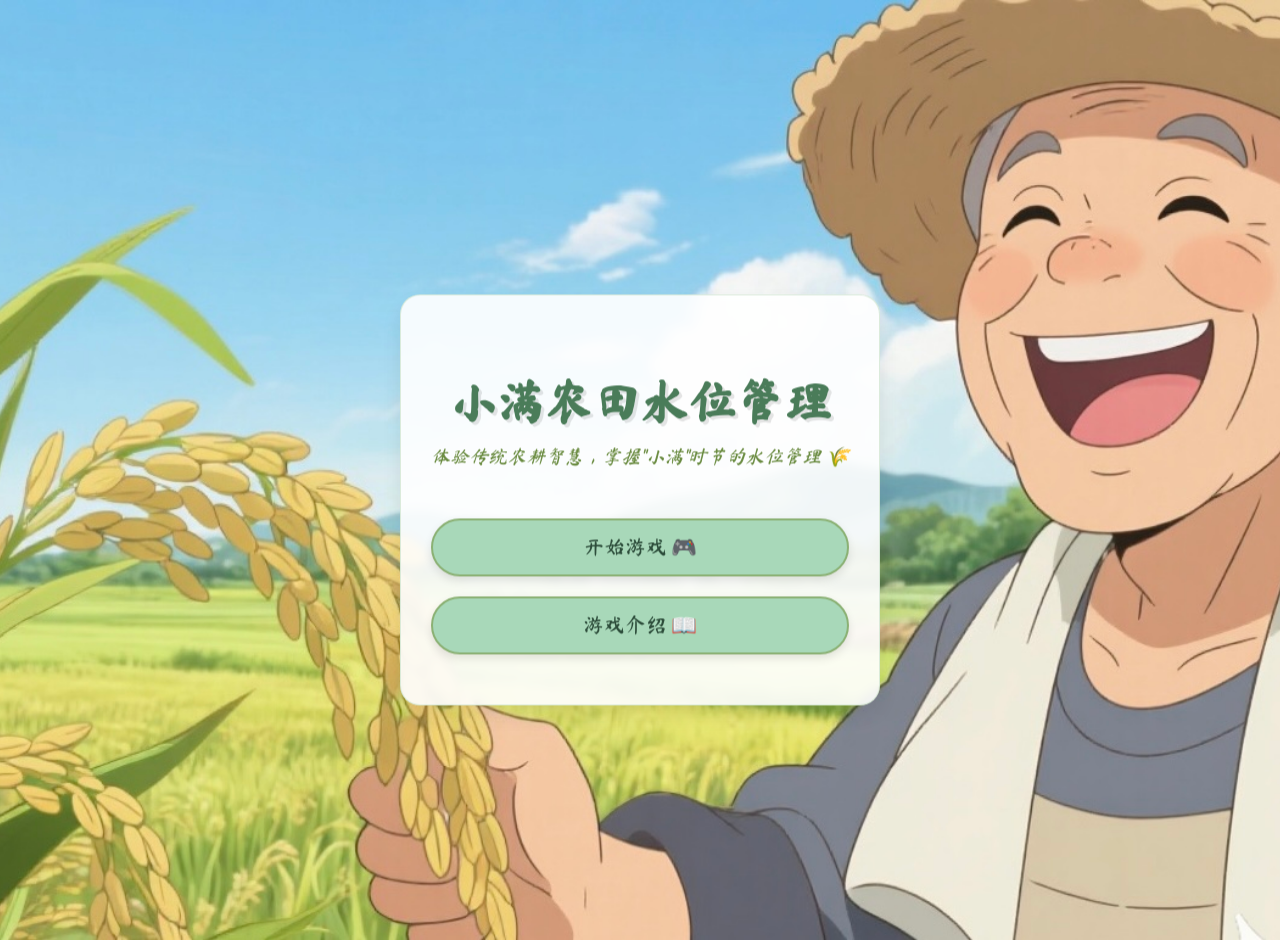
<file: 7.xiaoman-sound-bg.html>
<!DOCTYPE html>
<html lang="zh-CN">
<head>
    <meta charset="UTF-8">
    <meta name="viewport" content="width=device-width, initial-scale=1.0">
    <title>小满农田水位管理</title>
    <link href="https://fonts.googleapis.com/css2?family=Ma+Shan+Zheng&family=ZCOOL+QingKe+HuangYou&display=swap" rel="stylesheet">
    <style>
        body {
            font-family: 'Ma Shan Zheng', cursive;
            background: linear-gradient(135deg, #f0f9e8 0%, #e0f3db 100%);
            text-align: center;
            padding: 20px;
            color: #5a3e2a;
            margin: 0;
            min-height: 100vh;
            background-image: url("data:image/svg+xml,%3Csvg width='100' height='100' viewBox='0 0 100 100' xmlns='http://www.w3.org/2000/svg'%3E%3Cpath d='M11 18c3.866 0 7-3.134 7-7s-3.134-7-7-7-7 3.134-7 7 3.134 7 7 7zm48 25c3.866 0 7-3.134 7-7s-3.134-7-7-7-7 3.134-7 7 3.134 7 7 7zm-43-7c1.657 0 3-1.343 3-3s-1.343-3-3-3-3 1.343-3 3 1.343 3 3 3zm63 31c1.657 0 3-1.343 3-3s-1.343-3-3-3-3 1.343-3 3 1.343 3 3 3zM34 90c1.657 0 3-1.343 3-3s-1.343-3-3-3-3 1.343-3 3 1.343 3 3 3zm56-76c1.657 0 3-1.343 3-3s-1.343-3-3-3-3 1.343-3 3 1.343 3 3 3zM12 86c2.21 0 4-1.79 4-4s-1.79-4-4-4-4 1.79-4 4 1.79 4 4 4zm28-65c2.21 0 4-1.79 4-4s-1.79-4-4-4-4 1.79-4 4 1.79 4 4 4zm23-11c2.76 0 5-2.24 5-5s-2.24-5-5-5-5 2.24-5 5 2.24 5 5 5zm-6 60c2.21 0 4-1.79 4-4s-1.79-4-4-4-4 1.79-4 4 1.79 4 4 4zm29 22c2.76 0 5-2.24 5-5s-2.24-5-5-5-5 2.24-5 5 2.24 5 5 5zM32 63c2.76 0 5-2.24 5-5s-2.24-5-5-5-5 2.24-5 5 2.24 5 5 5zm57-13c2.76 0 5-2.24 5-5s-2.24-5-5-5-5 2.24-5 5 2.24 5 5 5zm-9-21c1.105 0 2-.895 2-2s-.895-2-2-2-2 .895-2 2 .895 2 2 2zM60 91c1.105 0 2-.895 2-2s-.895-2-2-2-2 .895-2 2 .895 2 2 2zM35 41c1.105 0 2-.895 2-2s-.895-2-2-2-2 .895-2 2 .895 2 2 2zM12 60c1.105 0 2-.895 2-2s-.895-2-2-2-2 .895-2 2 .895 2 2 2z' fill='%23c8e0b9' fill-opacity='0.1' fill-rule='evenodd'/%3E%3C/svg%3E");
        }
        
        h1 {
            color: #4a7c59;
            margin-bottom: 10px;
            text-shadow: 2px 2px 4px rgba(0,0,0,0.1);
            font-size: 2.5em;
        }
        
        .subtitle {
            color: #6b8c42;
            margin-bottom: 30px;
            font-style: italic;
            font-size: 1.2em;
        }
        
        .game-container {
            max-width: 700px;
            /*height: 600px;*/
            margin: 20px auto;
            background: rgba(255, 255, 255, 0.9);
            padding: 25px;
            border-radius: 20px;
            box-shadow: 0 10px 20px rgba(0, 0, 0, 0.08);
            display: none;
            border: 1px solid rgba(210, 230, 210, 0.8);
            backdrop-filter: blur(5px);
        }
        
        /* 首页样式 */
        .home-page {
            position: fixed;        /* 固定在视口 */
            top: 50%;               /* 垂直中心点 */
            left: 50%;              /* 水平中心点 */
            transform: translate(-50%, -50%); /* 自身宽高的一半，真正居中 */

            max-width: 700px;
            margin: 50px auto;
            background: rgba(255, 255, 255, 0.9);
            padding: 50px 30px;
            border-radius: 20px;
            box-shadow: 0 10px 20px rgba(0, 0, 0, 0.08);
            border: 1px solid rgba(210, 230, 210, 0.8);
            backdrop-filter: blur(5px);
        }
        
        .home-title {
            color: #4a7c59;
            font-size: 3em;
            margin-bottom: 20px;
            text-shadow: 3px 3px 0px rgba(0,0,0,0.1);
        }
        
        .home-buttons {
            display: flex;
            flex-direction: column;
            gap: 20px;
            margin-top: 50px;
        }
        
        .home-btn {
            padding: 15px 30px;
            font-size: 1.3em;
            background-color: #a8d8b9;
            color: #2d4d3b;
            border: none;
            border-radius: 50px;
            cursor: pointer;
            transition: all 0.3s;
            box-shadow: 0 4px 8px rgba(0,0,0,0.1);
            font-family: 'Ma Shan Zheng', cursive;
            border: 2px solid #8bb174;
        }
        
        .home-btn:hover {
            background-color: #8bb174;
            transform: translateY(-3px);
            box-shadow: 0 6px 12px rgba(0,0,0,0.15);
        }
        
        .home-btn:active {
            transform: translateY(1px);
        }
        
        /* 介绍页面样式 */
        .intro-page {
            max-width: 700px;
            margin: 20px auto;
            background: rgba(255, 255, 255, 0.9);
            padding: 30px;
            border-radius: 20px;
            box-shadow: 0 10px 20px rgba(0, 0, 0, 0.08);
            display: none;
            text-align: left;
            border: 1px solid rgba(210, 230, 210, 0.8);
            backdrop-filter: blur(5px);
        }
        
        .intro-title {
            color: #4a7c59;
            text-align: center;
            margin-bottom: 20px;
            font-size: 2em;
            text-shadow: 2px 2px 0px rgba(0,0,0,0.1);
        }
        
        .intro-content {
            line-height: 1.8;
            font-size: 1.1em;
            color: #5a3e2a;
        }
        
        .intro-content strong {
            color: #4a7c59;
        }
        
        .intro-content ul {
            padding-left: 20px;
        }
        
        .intro-content li {
            margin-bottom: 10px;
        }
        
        .back-btn {
            padding: 12px 25px;
            background-color: #a8d8b9;
            color: #2d4d3b;
            border: none;
            border-radius: 50px;
            cursor: pointer;
            transition: all 0.3s;
            box-shadow: 0 4px 8px rgba(0,0,0,0.1);
            font-family: 'Ma Shan Zheng', cursive;
            font-size: 1.1em;
            border: 2px solid #8bb174;
            display: block;
            margin: 30px auto 0;
        }
        
        .back-btn:hover {
            background-color: #8bb174;
            transform: translateY(-3px);
            box-shadow: 0 6px 12px rgba(0,0,0,0.15);
        }
        
        .back-btn:active {
            transform: translateY(1px);
        }
        
        /* 游戏内样式 */
        .farm-area {
            display: flex;
            justify-content: space-around;
            margin-bottom: 30px;
        }
        
        .field {
            width: 28%;
            position: relative;
            background-color: rgba(248, 249, 250, 0.7);
            padding: 15px;
            border-radius: 15px;
            box-shadow: 0 5px 15px rgba(0,0,0,0.05);
            border: 1px solid rgba(210, 230, 210, 0.8);
        }
        
        .field-image {
            width: 100%;
            height: 150px;
            background-size: cover;
            background-position: center;
            border-radius: 10px;
            margin-bottom: 15px;
            position: relative;
            overflow: hidden;
            border: 2px solid #c8d7b8;
            background-color: #f1f8e9;
        }
        
        .water-level {
            position: absolute;
            bottom: 0;
            left: 0;
            width: 100%;
            background-color: rgba(118, 187, 223, 0.7);
            transition: height 0.5s;
            border-top: 2px solid rgba(64, 164, 223, 0.8);
        }
        
        .field-name {
            font-weight: bold;
            margin-bottom: 10px;
            font-size: 1.2em;
            color: #4a7c59;
        }
        
        .controls {
            display: flex;
            justify-content: space-around;
            margin-bottom: 30px;
        }
        
        .control-btn {
            padding: 12px 25px;
            background-color: #f8d57e;
            color: #5a3e2a;
            border: none;
            border-radius: 50px;
            cursor: pointer;
            transition: all 0.3s;
            box-shadow: 0 4px 8px rgba(0,0,0,0.1);
            font-family: 'Ma Shan Zheng', cursive;
            font-size: 1.1em;
            border: 2px solid #e6b422;
        }
        
        .control-btn:hover {
            background-color: #e6b422;
            transform: translateY(-3px);
            box-shadow: 0 6px 12px rgba(0,0,0,0.15);
        }
        
        .control-btn:disabled {
            background-color: #cccccc;
            cursor: not-allowed;
            border-color: #999999;
            transform: none;
            box-shadow: none;
        }
        
        .status-bar {
            margin-bottom: 30px;
            padding: 15px;
            background-color: rgba(248, 249, 250, 0.7);
            border-radius: 15px;
            box-shadow: 0 5px 15px rgba(0,0,0,0.05);
            border: 1px solid rgba(210, 230, 210, 0.8);
            font-size: 1.1em;
        }
        
        .progress-container {
            width: 100%;
            background-color: #e0edcc;
            border-radius: 10px;
            margin-top: 15px;
            height: 25px;
            box-shadow: inset 0 2px 4px rgba(0,0,0,0.05);
        }
        
        .progress-bar {
            height: 100%;
            background: linear-gradient(to right, #a8d8b9, #8bb174);
            border-radius: 10px;
            width: 0%;
            transition: width 0.5s;
            box-shadow: 0 2px 4px rgba(0,0,0,0.1);
        }
        
        .message {
            height: 25px;
            margin: 30px;
            padding: 15px;
            border-radius: 15px;
            /*display: none;*/
            font-size: 1.1em;
            box-shadow: 0 5px 15px rgba(0,0,0,0.05);
            border: 1px solid;
        }
        
        .success {
            background-color: #e8f5e9;
            color: #2e7d32;
            border-color: #a5d6a7;
        }
        
        .warning {
            background-color: #fff8e1;
            color: #ff8f00;
            border-color: #ffd54f;
        }
        
        .danger {
            background-color: #ffebee;
            color: #a94442;
            border-color: #ef9a9a;
        }
        
        .crop-info {
            margin-top: 30px;
            padding: 20px;
            background-color: rgba(248, 249, 250, 0.7);
            border-radius: 15px;
            box-shadow: 0 5px 15px rgba(0,0,0,0.05);
            border: 1px solid rgba(210, 230, 210, 0.8);
        }
        
        .crop-info h3 {
            color: #4a7c59;
            margin-top: 0;
            font-size: 1.3em;
        }
        
        .unlock-message {
            margin-top: 15px;
            font-style: italic;
            color: #6b8c42;
            font-size: 1.1em;
        }
        
        /* 游戏结束界面 */
        .game-over {
            display: none;
            position: fixed;
            top: 0;
            left: 0;
            width: 100%;
            height: 100%;
            background-color: rgba(0, 0, 0, 0.7);
            z-index: 100;
            justify-content: center;
            align-items: center;
        }
        
        .game-over-content {
            background-color: #fff;
            padding: 30px;
            border-radius: 20px;
            text-align: center;
            max-width: 500px;
            width: 90%;
            box-shadow: 0 10px 25px rgba(0, 0, 0, 0.2);
        }
        
        .game-over h2 {
            color: #4a7c59;
            font-size: 2em;
            margin-bottom: 20px;
        }
        
        .final-score {
            font-size: 1.5em;
            margin: 20px 0;
            color: #5a3e2a;
        }
        
        .final-rating {
            font-size: 1.3em;
            margin: 20px 0;
            color: #4a7c59;
            font-weight: bold;
        }
        
        .restart-btn {
            padding: 12px 25px;
            background-color: #a8d8b9;
            color: #2d4d3b;
            border: none;
            border-radius: 50px;
            cursor: pointer;
            transition: all 0.3s;
            box-shadow: 0 4px 8px rgba(0,0,0,0.1);
            font-family: 'Ma Shan Zheng', cursive;
            font-size: 1.1em;
            border: 2px solid #8bb174;
            margin-top: 20px;
        }
        
        .restart-btn:hover {
            background-color: #8bb174;
            transform: translateY(-3px);
            box-shadow: 0 6px 12px rgba(0,0,0,0.15);
        }
        
        /* 天气图标 */
        .weather-icon {
            font-size: 1.5em;
            margin-right: 5px;
            vertical-align: middle;
        }
        
        /* 响应式设计 */
        @media (max-width: 768px) {
            .farm-area {
                flex-direction: column;
                align-items: center;
            }
            
            .field {
                width: 80%;
                margin-bottom: 20px;
            }
            
            .controls {
                flex-direction: column;
                gap: 15px;
            }
            
            .control-btn {
                width: 80%;
                margin: 0 auto;
            }
        }

        body.sunny {
            background-image: url('qingtian.jpg');
        }

        body.rain {
            background-image: url('xiayu.jpg');
        }

        body.drought {
            background-image: url('ganhan.jpg');
        }

        /* 可选：让背景图覆盖全屏 */
        body {
            background-size: cover;
            background-position: center;
            background-repeat: no-repeat;
              /* 方案 B：单张静态图 */
            background: url("happyBg.jpg") center/cover no-repeat; 
        }
    </style>
</head>
<body>
    <!-- 首页 -->
    <div class="home-page" id="home-page">
        <h1 class="home-title">小满农田水位管理</h1>
        <p class="subtitle">体验传统农耕智慧，掌握"小满"时节的水位管理 🌾</p>
        
        <div class="home-buttons">
            <button class="home-btn" id="start-btn">开始游戏 🎮</button>
            <button class="home-btn" id="intro-btn">游戏介绍 📖</button>
        </div>
    </div>
    
    <!-- 介绍页面 -->
    <div class="intro-page" id="intro-page">
        <h2 class="intro-title">游戏介绍 📚</h2>
        <div class="intro-content">
            <p><strong>游戏背景：</strong></p>
            <p>"小满"是二十四节气之一，意味着夏熟作物的籽粒开始灌浆饱满，但还未完全成熟。这个时节的水位管理对农作物生长至关重要。</p>
            
            <p><strong>游戏目标：</strong></p>
            <p>在60秒内尽可能获得高分，通过管理三个农田的水位，保持水位在作物生长的理想范围内。</p>
            
            <p><strong>游戏玩法：</strong></p>
            <ul>
                <li>点击"加水"按钮增加单个农田的水位 💧</li>
                <li>点击"排水"按钮降低所有农田的水位 🚿</li>
                <li>当分数达到要求时，可以解锁新作物 🔓</li>
                <li>使用"切换作物"按钮种植不同作物 🔄</li>
            </ul>
            
            <p><strong>作物需求：</strong></p>
            <ul>
                <li>🌾 水稻: 水位保持在50%-70%</li>
                <li>🌾 小麦: 水位保持在40%-60%</li>
                <li>🌽 玉米: 水位保持在30%-50%</li>
            </ul>
            
            <p>注意天气变化 ☀️🌧️，它会自动影响水位！</p>
        </div>
        <button class="back-btn" id="back-btn">返回首页 🏠</button>
    </div>
    
    <!-- 游戏主界面 -->
    <div class="game-container" id="game-container">
        <h1>小满农田水位管理 🌾</h1>
        <div class="subtitle">60秒内尽可能获得高分！</div>
        
        <div class="status-bar">
            <div>⏱️ 剩余时间: <span id="time">60</span>秒 | 🏆 分数: <span id="score">0</span></div>
            <div>🌱 当前作物: <span id="current-crop">水稻</span></div>
            <div class="progress-container">
                <div class="progress-bar" id="progress-bar" style="width: 100%"></div>
            </div>
        </div>
        
        <div class="message" id="message">注意天气变化哦！</div>

        
        <div class="farm-area">
            <div class="field">
                <div class="field-name">农田一 🌱</div>
                <div class="field-image" id="field1">
                    <div class="water-level" id="water1"></div>
                </div>
                <button class="control-btn" id="btn1">加水 💧</button>
            </div>
            
            <div class="field">
                <div class="field-name">农田二 🌿</div>
                <div class="field-image" id="field2">
                    <div class="water-level" id="water2"></div>
                </div>
                <button class="control-btn" id="btn2">加水 💧</button>
            </div>
            
            <div class="field">
                <div class="field-name">农田三 🌾</div>
                <div class="field-image" id="field3">
                    <div class="water-level" id="water3"></div>
                </div>
                <button class="control-btn" id="btn3">加水 💧</button>
            </div>
        </div>
        
        <div class="controls">
            <button class="control-btn" id="drain-btn">排水 🚿</button>
            <button class="control-btn" id="next-crop-btn">切换作物 🔄</button>
        </div>
        
        
        <div class="crop-info">
            <h3>作物需求 📋</h3>
            <p id="crop-requirements">🌾 水稻: 水位保持在50%-70%</p>
            <div class="unlock-message" id="unlock-message"></div>
        </div>
    </div>

    <!-- 游戏结束界面 -->
    <div class="game-over" id="game-over">
        <div class="game-over-content">
            <h2>游戏结束</h2>
            <div class="final-score">你的得分: <span id="final-score">0</span>分</div>
            <div class="final-rating" id="final-rating"></div>
            <button class="restart-btn" id="restart-btn">再玩一次 🔄</button>
        </div>
    </div>

    <!-- 音频元素 -->
    <audio id="buttonSound" src="Reminder.wav" preload="auto"></audio>
    <audio id="waterSound" src="water.mp3" preload="auto"></audio>
    <audio id="startSound" src="Reminder.wav" preload="auto"></audio>
    <audio id="gameOverSound" src="https://assets.mixkit.co/sfx/preview/mixkit-retro-arcade-lose-2027.mp3" preload="auto"></audio>
    <audio id="successSound" src="https://assets.mixkit.co/sfx/preview/mixkit-achievement-bell-600.mp3" preload="auto"></audio>
    <audio id="warningSound" src="https://assets.mixkit.co/sfx/preview/mixkit-alarm-digital-clock-beep-989.mp3" preload="auto"></audio>

     <audio id="newSound" src="xinzuowu.mp3" preload="auto"></audio>
    <audio id="newSoundXiaomai" src="xiaomaiunlock.mp3" preload="auto"></audio>
    <audio id="newSoundYumi" src="yumiunlock.mp3" preload="auto"></audio>


    <script>
        // 游戏状态
        const gameState = {
            waterLevels: [50, 50, 50],  // 三个农田的初始水位
            timeLeft: 60,  // 60秒倒计时
            score: 0,
            gameInterval: null,
            weatherInterval: null,
            currentCrop: 0,  // 0:水稻, 1:小麦, 2:玉米
            crops: [
                { 
                    name: "水稻 🌾", 
                    min: 50, 
                    max: 70, 
                    description: "🌾 水稻: 水位保持在50%-70%",
                    image: "shuidao.jpg" 
                },
                { 
                    name: "小麦 🌾", 
                    min: 40, 
                    max: 60, 
                    description: "🌾 小麦: 水位保持在40%-60%",
                    image: "xiaomai.jpg" 
                },
                { 
                    name: "玉米 🌽", 
                    min: 30, 
                    max: 50, 
                    description: "🌽 玉米: 水位保持在30%-50%",
                    image: "corn.jpg" 
                }
            ],
            unlockedCrops: [true, false, false],  // 解锁的作物
            weather: "sunny",  // sunny, rain, drought
            weatherEmoji: "☀️",  // 天气表情符号
            isGameOver: false
        };

        // DOM元素
        const homePage = document.getElementById("home-page");
        const introPage = document.getElementById("intro-page");
        const gameContainer = document.getElementById("game-container");
        const startBtn = document.getElementById("start-btn");
        const introBtn = document.getElementById("intro-btn");
        const backBtn = document.getElementById("back-btn");
        const gameOverScreen = document.getElementById("game-over");
        const finalScoreElement = document.getElementById("final-score");
        const finalRatingElement = document.getElementById("final-rating");
        const restartBtn = document.getElementById("restart-btn");
        
        const waterElements = [
            document.getElementById("water1"),
            document.getElementById("water2"),
            document.getElementById("water3")
        ];
        const btnElements = [
            document.getElementById("btn1"),
            document.getElementById("btn2"),
            document.getElementById("btn3")
        ];
        const fieldImages = [
            document.getElementById("field1"),
            document.getElementById("field2"),
            document.getElementById("field3")
        ];
        const timeElement = document.getElementById("time");
        const scoreElement = document.getElementById("score");
        const currentCropElement = document.getElementById("current-crop");
        const cropRequirementsElement = document.getElementById("crop-requirements");
        const messageElement = document.getElementById("message");
        const unlockMessageElement = document.getElementById("unlock-message");
        const progressBar = document.getElementById("progress-bar");
        const drainBtn = document.getElementById("drain-btn");
        const nextCropBtn = document.getElementById("next-crop-btn");

        // 音频元素
        const buttonSound = document.getElementById("buttonSound");
        const waterSound = document.getElementById("waterSound");
        const startSound = document.getElementById("startSound");
        const gameOverSound = document.getElementById("gameOverSound");
        const successSound = document.getElementById("successSound");
        const warningSound = document.getElementById("warningSound");
        const newSound = document.getElementById("newSound");
        const newSoundXiaomai = document.getElementById("newSoundXiaomai");
        const newSoundYumi = document.getElementById("newSoundYumi");


        // 播放音效函数
        function playSound(sound, volume = 1.0) {
            sound.currentTime = 0;
            sound.volume = volume;
            sound.play().catch(e => console.log("无法播放音效:", e));
        }

        // 显示页面函数
        function showPage(page) {
            homePage.style.display = "none";
            introPage.style.display = "none";
            gameContainer.style.display = "none";
            
            if (page === "home") {
                homePage.style.display = "block";
            } else if (page === "intro") {
                introPage.style.display = "block";
            } else if (page === "game") {
                gameContainer.style.display = "block";
            }
        }

        // 更新农田背景图片
        function updateFieldImages() {
            const currentCropImage = gameState.crops[gameState.currentCrop].image;
            fieldImages.forEach(field => {
                field.style.backgroundImage = `url('${currentCropImage}')`;
            });
        }

        // 更新水位显示
        function updateWaterLevels() {
            for (let i = 0; i < 3; i++) {
                waterElements[i].style.height = `${gameState.waterLevels[i]}%`;
                
                // 更新农田状态颜色
                const crop = gameState.crops[gameState.currentCrop];
                if (gameState.waterLevels[i] < crop.min) {
                    fieldImages[i].style.border = "2px solid #ffb74d";  // 干旱
                } else if (gameState.waterLevels[i] > crop.max) {
                    fieldImages[i].style.border = "2px solid #e57373";  // 过涝
                } else {
                    fieldImages[i].style.border = "2px solid #81c784";  // 正常
                }
            }
        }

        // 检查农田状态并计分
        function checkFields() {
            const crop = gameState.crops[gameState.currentCrop];
            let allGood = true;
            
            for (let i = 0; i < 3; i++) {
                if (gameState.waterLevels[i] < crop.min || gameState.waterLevels[i] > crop.max) {
                    allGood = false;
                    break;
                }
            }
            
            if (allGood) {
                gameState.score += 5;
                playSound(successSound);
                showMessage("🎉 所有农田水位都在理想范围内！+5分", "success");
            } else {
                // 检查是否有农田完全干涸或淹没
                for (let i = 0; i < 3; i++) {
                    if (gameState.waterLevels[i] <= 0) {
                        playSound(warningSound);
                        showMessage(`💔 农田${i+1}完全干涸了！作物枯萎了！`, "danger");
                        gameState.score = Math.max(0, gameState.score - 10);
                    } else if (gameState.waterLevels[i] >= 100) {
                        playSound(warningSound);
                        showMessage(`💔 农田${i+1}被完全淹没了！作物被冲走了！`, "danger");
                        gameState.score = Math.max(0, gameState.score - 10);
                    }
                }
            }
            
            scoreElement.textContent = gameState.score;
            
            // 检查是否解锁新作物
            checkUnlocks();
        }

        // 检查是否解锁新作物
        // function checkUnlocks() {
        //     if (gameState.score >= 50 && !gameState.unlockedCrops[1]) {
        //         gameState.unlockedCrops[1] = true;
        //         playSound(successSound);
        //         showUnlockMessage("🎊 恭喜！你解锁了新作物：小麦！");
        //     }
            
        //     if (gameState.score >= 100 && !gameState.unlockedCrops[2]) {
        //         gameState.unlockedCrops[2] = true;
        //         playSound(successSound);
        //         showUnlockMessage("🎊 恭喜！你解锁了新作物：玉米！");
        //     }
        // }

        // 检查是否解锁新作物
        function checkUnlocks() {
            if (gameState.score >= 100 && !gameState.unlockedCrops[1]) {
                gameState.unlockedCrops[1] = true;
                gameState.score += 20; // 解锁小麦加20分
                playSound(newSoundXiaomai);
                showUnlockMessage("🎊 恭喜！你解锁了新作物：小麦！+20分");
                scoreElement.textContent = gameState.score;
            }
            
            if (gameState.score >= 200 && !gameState.unlockedCrops[2]) {
                gameState.unlockedCrops[2] = true;
                gameState.score += 30; // 解锁玉米加30分
                playSound(newSoundYumi);
                showUnlockMessage("🎊 恭喜！你解锁了新作物：玉米！+30分");
                scoreElement.textContent = gameState.score;
            }
        }

        // 显示消息
        function showMessage(text, type) {
            messageElement.textContent = text;
            messageElement.className = "message " + type;
            messageElement.style.display = "block";
            
            setTimeout(() => {
                // messageElement.style.display = "none";
                messageElement.textContent = "注意天气变化";
                messageElement.className = "message success"; // 默认绿色样式
            }, 3000);
        }

        // 显示解锁消息
        function showUnlockMessage(text) {
            unlockMessageElement.textContent = text;
            
            setTimeout(() => {
                unlockMessageElement.textContent = "";
            }, 5000);
        }

        // 切换作物
        // function nextCrop() {
        //     let next = (gameState.currentCrop + 1) % gameState.crops.length;
            
        //     // 跳过未解锁的作物
        //     while (!gameState.unlockedCrops[next]) {
        //         next = (next + 1) % gameState.crops.length;
        //     }
            
        //     gameState.currentCrop = next;
        //     updateCropInfo();
        //     updateFieldImages();
        //     playSound(buttonSound);
        //     showMessage(`🔄 已切换到${gameState.crops[gameState.currentCrop].name}`, "success");
        // }


        // 切换作物
        function nextCrop() {
            let next = (gameState.currentCrop + 1) % gameState.crops.length;
            
            // 跳过未解锁的作物
            while (!gameState.unlockedCrops[next]) {
                next = (next + 1) % gameState.crops.length;
            }
            
            // 检查当前农田状态是否适合切换
            let goodFields = 0;
            const currentCrop = gameState.crops[gameState.currentCrop];
            
            for (let i = 0; i < 3; i++) {
                if (gameState.waterLevels[i] >= currentCrop.min && 
                    gameState.waterLevels[i] <= currentCrop.max) {
                    goodFields++;
                }
            }
            
            // 根据农田状态给予奖励
            if (goodFields === 3) {
                // 所有农田都处于理想状态时切换，奖励15分
                gameState.score += 15;
                showMessage(`🔄 完美切换！所有农田状态良好 +15分`, "success");
            } else if (goodFields >= 1) {
                // 至少1个农田状态良好时切换，奖励5分
                gameState.score += 5;
                showMessage(`🔄 合理切换！部分农田状态良好 +5分`, "success");
            } else {
                // 农田状态都不好时切换，不加分
                showMessage(`🔄 已切换作物，但农田状态不理想`, "warning");
            }
            
            scoreElement.textContent = gameState.score; // 更新分数显示
            gameState.currentCrop = next;
            updateCropInfo();
            updateFieldImages();
            playSound(buttonSound);
            
            // 检查是否解锁新作物
            checkUnlocks();
        }

        // 更新作物信息
        function updateCropInfo() {
            currentCropElement.textContent = gameState.crops[gameState.currentCrop].name;
            cropRequirementsElement.textContent = gameState.crops[gameState.currentCrop].description;
        }

        // 天气变化
        function changeWeather() {
            const weatherTypes = ["sunny", "rain", "drought"];
            const weatherEmojis = ["☀️", "🌧️", "🔥"];
            const randomIndex = Math.floor(Math.random() * weatherTypes.length);
            
            gameState.weather = weatherTypes[randomIndex];
            gameState.weatherEmoji = weatherEmojis[randomIndex];

               // ✅ 添加这一行：切换背景
            document.body.className = gameState.weather;
            
            switch (gameState.weather) {
                case "rain":
                    playSound(waterSound, 0.3);
                    showMessage(`${gameState.weatherEmoji} 下雨了！农田水位正在上升...`, "warning");
                    break;
                case "drought":
                    playSound(warningSound, 0.3);
                    showMessage(`${gameState.weatherEmoji} 干旱天气！农田水位正在下降...`, "warning");
                    break;
                default:
                    // 晴天不做特别提示
                    break;
            }
        }

        // 天气影响
        function weatherEffect() {
            for (let i = 0; i < 3; i++) {
                switch (gameState.weather) {
                    case "rain":
                        gameState.waterLevels[i] = Math.min(100, gameState.waterLevels[i] + 5);
                        break;
                    case "drought":
                        gameState.waterLevels[i] = Math.max(0, gameState.waterLevels[i] - 5);
                        break;
                    default:
                        // 晴天水位自然蒸发
                        gameState.waterLevels[i] = Math.max(0, gameState.waterLevels[i] - 1);
                }
            }
            
            updateWaterLevels();
        }

        // 游戏结束
        function gameOver() {
            gameState.isGameOver = true;
            clearInterval(gameState.gameInterval);
            clearInterval(gameState.weatherInterval);
            
            // 播放游戏结束音效
            playSound(gameOverSound);
            
            // 显示游戏结束界面
            finalScoreElement.textContent = gameState.score;
            
            // 根据分数显示评价
            let rating = "";
            if (gameState.score >= 200) {
                rating = "🌾 太棒了！你是农田管理大师！ 🌾";
            } else if (gameState.score >= 150) {
                rating = "👍 优秀！你的农田管理技能很出色！";
            } else if (gameState.score >= 100) {
                rating = "👏 不错！继续努力可以做得更好！";
            } else if (gameState.score >= 50) {
                rating = "🙂 还可以，再多练习一下吧！";
            } else {
                rating = "🌱 新手农民，再接再厉！";
            }
            
            finalRatingElement.textContent = rating;
            gameOverScreen.style.display = "flex";
        }

        // 游戏主循环
        function gameLoop() {
            if (gameState.timeLeft <= 0) {
                gameOver();
                return;
            }
            
            gameState.timeLeft--;
            timeElement.textContent = gameState.timeLeft;
            
            // 更新进度条 (剩余时间百分比)
            const progressPercent = (gameState.timeLeft / 60) * 100;
            progressBar.style.width = `${progressPercent}%`;
            
            // 当时间少于10秒时改变进度条颜色
            if (gameState.timeLeft <= 10) {
                progressBar.style.background = "linear-gradient(to right, #ff6b6b, #ff8e8e)";
                if (gameState.timeLeft === 10) {
                    playSound(warningSound);
                }
            }
            
            // 天气影响
            weatherEffect();
            
            // 检查农田状态
            checkFields();
            
            // 随机天气变化
            if (Math.random() < 0.05) {
                changeWeather();
            }
        }

        // 开始游戏
        function startGame() {

            // const imageUrl = 'qingtian.jpg';
            // document.body.style.backgroundImage = "url('qingtian.jpg')";

            // field.style.backgroundImage = `url('${imageUrl}')`;
            // 播放开始音效
            playSound(startSound);
            
            // 重置游戏状态
            gameState.waterLevels = [50, 50, 50];
            gameState.timeLeft = 60;
            gameState.score = 0;
            gameState.currentCrop = 0;
            gameState.unlockedCrops = [true, false, false];
            gameState.weather = "sunny";
            gameState.weatherEmoji = "☀️";
            gameState.isGameOver = false;
            
            // 重置进度条颜色
            progressBar.style.background = "linear-gradient(to right, #a8d8b9, #8bb174)";
            
            // 更新显示
            timeElement.textContent = gameState.timeLeft;
            scoreElement.textContent = gameState.score;
            updateCropInfo();
            updateFieldImages();
            updateWaterLevels();
            
            // 清除之前的定时器
            if (gameState.gameInterval) clearInterval(gameState.gameInterval);
            if (gameState.weatherInterval) clearInterval(gameState.weatherInterval);
            
            // 开始游戏循环
            gameState.gameInterval = setInterval(gameLoop, 1000);
            gameState.weatherInterval = setInterval(changeWeather, 10000);
            
            // 显示游戏界面
            showPage("game");
            
            // 隐藏游戏结束界面
            gameOverScreen.style.display = "none";
        }

        // 初始化游戏
        function initGame() {
            // 设置按钮事件
            for (let i = 0; i < 3; i++) {
                btnElements[i].addEventListener("click", () => {
                    if (!gameState.isGameOver) {
                        gameState.waterLevels[i] = Math.min(100, gameState.waterLevels[i] + 10);
                        updateWaterLevels();
                        playSound(waterSound, 0.5);
                    }
                });
            }
            
            drainBtn.addEventListener("click", () => {
                if (!gameState.isGameOver) {
                    for (let i = 0; i < 3; i++) {
                        gameState.waterLevels[i] = Math.max(0, gameState.waterLevels[i] - 10);
                    }
                    updateWaterLevels();
                    playSound(waterSound, 0.3);
                    showMessage("🚿 排水成功！所有农田水位下降10%", "success");
                }
            });
            
            nextCropBtn.addEventListener("click", () => {
                if (!gameState.isGameOver) {
                    nextCrop();
                }
            });
            
            // 首页按钮事件
            startBtn.addEventListener("click", startGame);
            introBtn.addEventListener("click", () => {
                playSound(buttonSound);
                showPage("intro");
            });
            backBtn.addEventListener("click", () => {
                playSound(buttonSound);
                showPage("home");
            });
            
            // 重新开始按钮
            restartBtn.addEventListener("click", startGame);
            
            // 显示首页
            showPage("home");
            
            // 预加载音效
            buttonSound.load();
            waterSound.load();
            startSound.load();
            gameOverSound.load();
            successSound.load();
            warningSound.load();
        }

        // 启动游戏
        window.onload = initGame;
    </script>
</body>
</html>
</file>
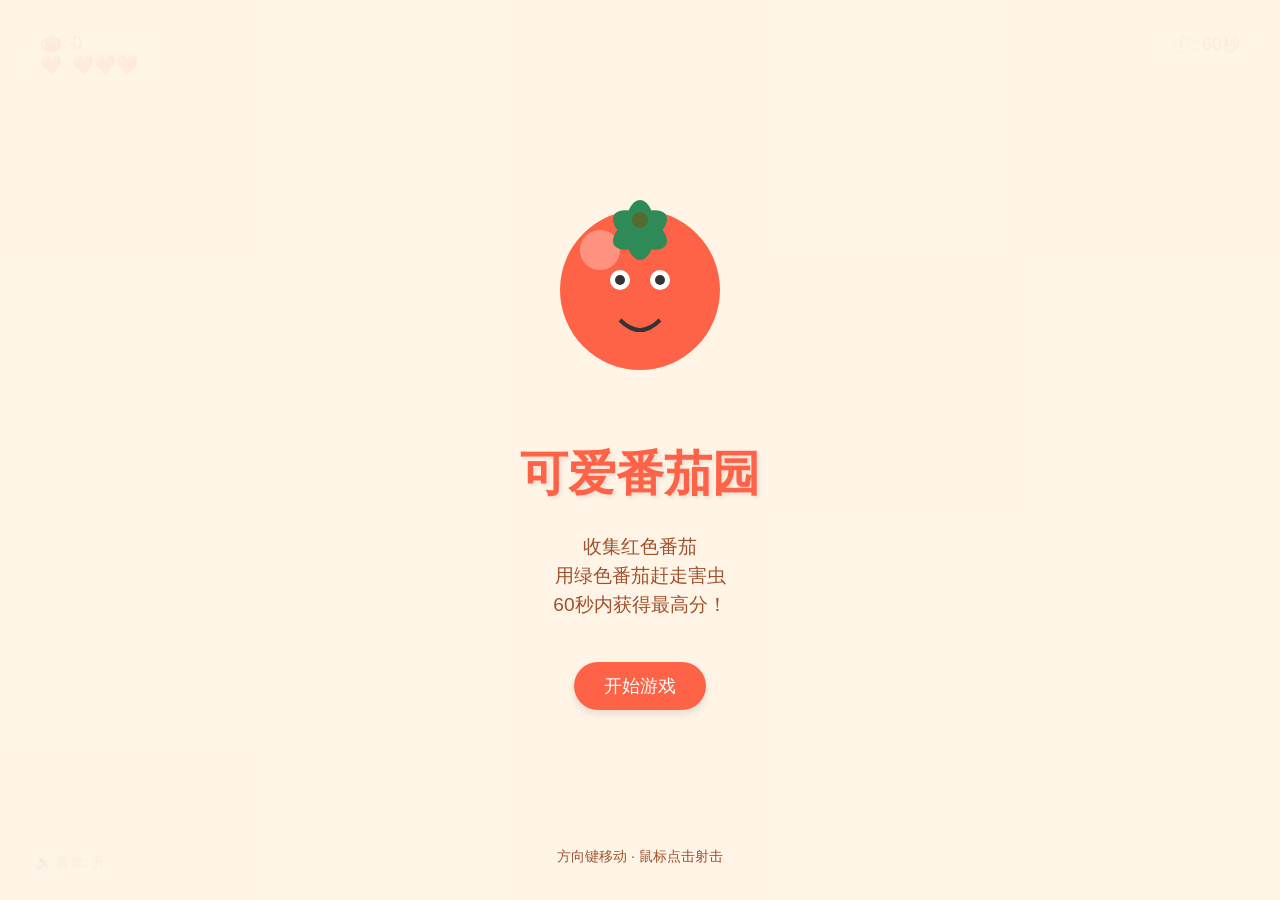
<file: 8.tomatoGame.html>
<!DOCTYPE html>
<html lang="zh">
<head>
    <meta charset="UTF-8">
    <meta name="viewport" content="width=device-width, initial-scale=1.0">
    <title>可爱番茄园</title>
    <style>
        body {
            margin: 0;
            overflow: hidden;
            background-color: #fff5e6;
            font-family: 'Comic Sans MS', 'Marker Felt', 'Arial Rounded MT Bold', sans-serif;
            user-select: none;
            touch-action: none;
        }
        #gameCanvas {
            display: block;
            background-color: #fff5e6;
        }
        #gameInfo {
            position: absolute;
            top: 20px;
            left: 20px;
            background-color: rgba(255, 255, 255, 0.6);
            padding: 12px 20px;
            border-radius: 20px;
            box-shadow: 0 4px 8px rgba(0, 0, 0, 0.1);
            color: #8b4513;
            font-size: 18px;
        }
        #startScreen {
            position: absolute;
            top: 0;
            left: 0;
            width: 100%;
            height: 100%;
            background-color: rgba(255, 245, 230, 0.95);
            display: flex;
            flex-direction: column;
            justify-content: center;
            align-items: center;
            color: #8b4513;
        }
        h1 {
            font-size: 3rem;
            font-weight: bold;
            margin-bottom: 0.5rem;
            color: #ff6347;
            text-shadow: 2px 2px 4px rgba(0, 0, 0, 0.1);
        }
        .subtitle {
            font-size: 1.2rem;
            margin-bottom: 2rem;
            text-align: center;
            max-width: 300px;
            line-height: 1.5;
            color: #a0522d;
        }
        button {
            padding: 12px 30px;
            font-size: 1.1rem;
            background-color: #ff6347;
            color: white;
            border: none;
            border-radius: 25px;
            cursor: pointer;
            margin-top: 10px;
            transition: all 0.3s ease;
            box-shadow: 0 4px 8px rgba(0, 0, 0, 0.1);
        }
        button:hover {
            background-color: #ff4500;
            transform: translateY(-2px);
            box-shadow: 0 6px 12px rgba(0, 0, 0, 0.15);
        }
        .info-text {
            position: absolute;
            bottom: 20px;
            width: 100%;
            text-align: center;
            color: #a0522d;
            font-size: 0.9rem;
        }
        .big-tomato {
            width: 200px;
            height: 200px;
            margin-bottom: 20px;
            position: relative;
            animation: float 3s ease-in-out infinite;
        }
        @keyframes float {
            0%, 100% { transform: translateY(0); }
            50% { transform: translateY(-20px); }
        }
        #timer {
            position: absolute;
            top: 20px;
            right: 20px;
            background-color: rgba(255, 255, 255, 0.6);
            padding: 12px 20px;
            border-radius: 20px;
            box-shadow: 0 4px 8px rgba(0, 0, 0, 0.1);
            color: #8b4513;
            font-size: 18px;
        }
        #soundToggle {
            position: absolute;
            bottom: 20px;
            left: 20px;
            background-color: rgba(255, 255, 255, 0.6);
            padding: 8px 15px;
            border-radius: 20px;
            box-shadow: 0 2px 4px rgba(0, 0, 0, 0.1);
            color: #8b4513;
            font-size: 14px;
            cursor: pointer;
        }
    </style>
</head>
<body>
    <canvas id="gameCanvas"></canvas>
    
    <div id="gameInfo">
        <div>🍅: <span id="score">0</span></div>
        <div>❤️: <span id="lives">❤️❤️❤️</span></div>
    </div>
    
    <div id="timer">⏱️: <span id="time">60</span>秒</div>
    
    <div id="soundToggle">🔊 音效: 开</div>
    
    <div id="startScreen">
        <!-- 超大可爱番茄图案 -->
        <div class="big-tomato">
            <svg viewBox="0 0 200 200" xmlns="http://www.w3.org/2000/svg">
                <!-- 番茄主体 -->
                <circle cx="100" cy="100" r="80" fill="#ff6347" />
                <!-- 高光 -->
                <circle cx="60" cy="60" r="20" fill="rgba(255,255,255,0.3)" />
                <!-- 叶子组 -->
                <g transform="translate(100,40)">
                    <ellipse cx="0" cy="0" rx="30" ry="15" fill="#2e8b57" transform="rotate(30)" />
                    <ellipse cx="0" cy="0" rx="30" ry="15" fill="#2e8b57" transform="rotate(150)" />
                    <ellipse cx="0" cy="0" rx="30" ry="15" fill="#2e8b57" transform="rotate(270)" />
                </g>
                <!-- 番茄蒂 -->
                <circle cx="100" cy="30" r="8" fill="#556b2f" />
                <!-- 可爱笑脸 -->
                <circle cx="80" cy="90" r="10" fill="white" />
                <circle cx="120" cy="90" r="10" fill="white" />
                <circle cx="80" cy="90" r="5" fill="#333" />
                <circle cx="120" cy="90" r="5" fill="#333" />
                <path d="M80 130 Q100 150 120 130" stroke="#333" stroke-width="4" fill="none" />
            </svg>
        </div>
        
        <h1>可爱番茄园</h1>
        <p class="subtitle">收集红色番茄<br>用绿色番茄赶走害虫<br>60秒内获得最高分！</p>
        <button id="startButton">开始游戏</button>
        <p class="info-text">方向键移动 · 鼠标点击射击</p>
    </div>
    
    <!-- 音频元素 -->
    <audio id="collectSound" src="ding.wav" preload="auto"></audio>
    <audio id="shootSound" src="ugh.wav" preload="auto"></audio>
    <audio id="gameOverSound" src="complete.wav" preload="auto"></audio>
    <audio id="hitSound" src="https://assets.mixkit.co/sfx/preview/mixkit-quick-jump-arcade-game-239.mp3" preload="auto"></audio>
    
    <script>
        const canvas = document.getElementById('gameCanvas');
        const ctx = canvas.getContext('2d');
        const scoreElement = document.getElementById('score');
        const livesElement = document.getElementById('lives');
        const timeElement = document.getElementById('time');
        const startScreen = document.getElementById('startScreen');
        const startButton = document.getElementById('startButton');
        const soundToggle = document.getElementById('soundToggle');
        
        // 音频元素
        const collectSound = document.getElementById('collectSound');
        const shootSound = document.getElementById('shootSound');
        const gameOverSound = document.getElementById('gameOverSound');
        const hitSound = document.getElementById('hitSound');
        
        // 音效状态
        let soundEnabled = true;
        
        // 设置画布大小
        canvas.width = window.innerWidth;
        canvas.height = window.innerHeight;
        
        // 游戏变量
        let score = 0;
        let lives = 3;
        let attackTomatoes = 5;
        let cooldown = 0;
        let gameRunning = false;
        let gameTime = 60; // 60秒游戏时间
        let gameTimer;
        
        // 颜色主题
        const colors = {
            background: '#fff5e6',
            player: '#6495ed',
            redTomato: '#ff6347',
            greenTomato: '#3cb371',
            enemy: '#ffa500',
            text: '#8b4513',
            lightText: '#a0522d'
        };
        
        // 玩家
        const player = {
            x: canvas.width / 2,
            y: canvas.height / 2,
            size: 32,
            speed: 5,
            color: colors.player
        };
        
        // 可收集的番茄
        let collectibleTomatoes = [];
        
        // 敌人
        let enemies = [];
        
        // 攻击番茄
        let thrownTomatoes = [];
        
        // 键盘状态
        const keys = {
            ArrowUp: false,
            ArrowDown: false,
            ArrowLeft: false,
            ArrowRight: false
        };
        
        // 鼠标位置
        let mouseX = canvas.width / 2;
        let mouseY = canvas.height / 2;
        
        // 初始化游戏
        function initGame() {
            score = 0;
            lives = 3;
            attackTomatoes = 5;
            cooldown = 0;
            gameTime = 60;
            collectibleTomatoes = [];
            enemies = [];
            thrownTomatoes = [];
            
            player.x = canvas.width / 2;
            player.y = canvas.height / 2;
            
            updateUI();
            
            // 初始生成一些番茄和敌人
            for (let i = 0; i < 8; i++) {
                spawnCollectibleTomato();
            }
            
            for (let i = 0; i < 2; i++) {
                spawnEnemy();
            }
            
            gameRunning = true;
            
            // 启动计时器
            clearInterval(gameTimer);
            gameTimer = setInterval(updateTimer, 1000);
            
            gameLoop();
        }
        
        // 更新计时器
        function updateTimer() {
            gameTime--;
            timeElement.textContent = gameTime;
            
            if (gameTime <= 0) {
                clearInterval(gameTimer);
                gameOver();
            }
        }
        
        // 播放音效
        function playSound(sound) {
            if (soundEnabled) {
                sound.currentTime = 0;
                sound.play().catch(e => console.log("无法播放音效:", e));
            }
        }
        
        // 生成可收集的番茄
        function spawnCollectibleTomato() {
            const type = Math.random() < 0.75 ? 'red' : 'green';
            
            collectibleTomatoes.push({
                x: Math.random() * (canvas.width - 40),
                y: Math.random() * (canvas.height - 40),
                size: 28,
                type: type,
                color: type === 'red' ? colors.redTomato : colors.greenTomato,
                wobble: Math.random() * Math.PI * 2
            });
        }
        
        // 生成敌人
        function spawnEnemy() {
            enemies.push({
                x: Math.random() * (canvas.width - 40),
                y: Math.random() * (canvas.height - 40),
                size: 30,
                speed: 1 + Math.random() * 1.5,
                color: colors.enemy,
                dx: Math.random() < 0.5 ? 1 : -1,
                dy: Math.random() < 0.5 ? 1 : -1,
                wobble: Math.random() * Math.PI * 2
            });
        }
        
        // 投掷攻击番茄
        function throwTomato() {
            if (attackTomatoes > 0 && cooldown === 0) {
                attackTomatoes--;
                cooldown = 20;
                
                // 播放射击音效
                playSound(shootSound);
                
                // 计算从玩家到鼠标的方向
                const angle = Math.atan2(
                    mouseY - player.y,
                    mouseX - player.x
                );
                
                thrownTomatoes.push({
                    x: player.x,
                    y: player.y,
                    size: 20,
                    speed: 7,
                    color: colors.greenTomato,
                    dx: Math.cos(angle),
                    dy: Math.sin(angle)
                });
                
                // 射击效果
                createShootEffect(angle);
            }
        }
        
        // 创建射击效果
        function createShootEffect(angle) {
            ctx.strokeStyle = `rgba(60, 179, 113, 0.3)`;
            ctx.lineWidth = 4;
            ctx.beginPath();
            ctx.moveTo(player.x, player.y);
            ctx.lineTo(
                player.x + Math.cos(angle) * 60,
                player.y + Math.sin(angle) * 60
            );
            ctx.stroke();
        }
        
        // 更新UI
        function updateUI() {
            scoreElement.textContent = score;
            livesElement.textContent = '❤️'.repeat(lives);
            timeElement.textContent = gameTime;
        }
        
        // 绘制可爱番茄
        function drawCuteTomato(x, y, size, color, wobble) {
            // 轻微上下浮动效果
            const wobbleOffset = Math.sin(wobble) * 2;
            
            // 主体 (带高光的圆形)
            ctx.fillStyle = color;
            ctx.beginPath();
            ctx.arc(x, y + wobbleOffset, size, 0, Math.PI * 2);
            ctx.fill();
            
            // 高光
            ctx.fillStyle = 'rgba(255, 255, 255, 0.3)';
            ctx.beginPath();
            ctx.arc(
                x - size * 0.3, 
                y - size * 0.3 + wobbleOffset, 
                size * 0.2, 
                0, 
                Math.PI * 2
            );
            ctx.fill();
            
            // 叶子 (3片小叶子)
            ctx.fillStyle = '#2e8b57';
            ctx.save();
            ctx.translate(x, y + wobbleOffset);
            
            for (let i = 0; i < 3; i++) {
                ctx.beginPath();
                ctx.ellipse(
                    -size * 0.1, 
                    -size * 0.8, 
                    size * 0.4, 
                    size * 0.2, 
                    Math.PI / 4 + (i * Math.PI * 2 / 3), 
                    0, 
                    Math.PI * 2
                );
                ctx.fill();
            }
            ctx.restore();
            
            // 番茄蒂
            ctx.fillStyle = '#556b2f';
            ctx.beginPath();
            ctx.arc(x, y - size * 0.6 + wobbleOffset, size * 0.1, 0, Math.PI * 2);
            ctx.fill();
        }
        
        // 绘制可爱敌人
        function drawCuteEnemy(x, y, size, color, wobble) {
            // 轻微上下浮动效果
            const wobbleOffset = Math.sin(wobble) * 3;
            
            // 主体
            ctx.fillStyle = color;
            ctx.beginPath();
            ctx.arc(x, y + wobbleOffset, size, 0, Math.PI * 2);
            ctx.fill();
            
            // 眼睛
            ctx.fillStyle = 'white';
            ctx.beginPath();
            ctx.arc(
                x - size * 0.3, 
                y - size * 0.2 + wobbleOffset, 
                size * 0.2, 
                0, 
                Math.PI * 2
            );
            ctx.arc(
                x + size * 0.3, 
                y - size * 0.2 + wobbleOffset, 
                size * 0.2, 
                0, 
                Math.PI * 2
            );
            ctx.fill();
            
            // 瞳孔
            ctx.fillStyle = '#333';
            ctx.beginPath();
            ctx.arc(
                x - size * 0.3, 
                y - size * 0.2 + wobbleOffset, 
                size * 0.1, 
                0, 
                Math.PI * 2
            );
            ctx.arc(
                x + size * 0.3, 
                y - size * 0.2 + wobbleOffset, 
                size * 0.1, 
                0, 
                Math.PI * 2
            );
            ctx.fill();
            
            // 嘴巴 (微笑或惊讶)
            ctx.strokeStyle = '#333';
            ctx.lineWidth = 2;
            ctx.beginPath();
            ctx.arc(
                x, 
                y + size * 0.2 + wobbleOffset, 
                size * 0.3, 
                0, 
                Math.PI
            );
            ctx.stroke();
            
            // 触角
            ctx.strokeStyle = color;
            ctx.lineWidth = 3;
            ctx.beginPath();
            ctx.moveTo(x - size * 0.5, y - size * 0.5 + wobbleOffset);
            ctx.lineTo(x - size * 0.8, y - size * 0.8 + wobbleOffset);
            ctx.moveTo(x + size * 0.5, y - size * 0.5 + wobbleOffset);
            ctx.lineTo(x + size * 0.8, y - size * 0.8 + wobbleOffset);
            ctx.stroke();
            
            // 触角顶端
            ctx.fillStyle = color;
            ctx.beginPath();
            ctx.arc(x - size * 0.8, y - size * 0.8 + wobbleOffset, size * 0.1, 0, Math.PI * 2);
            ctx.arc(x + size * 0.8, y - size * 0.8 + wobbleOffset, size * 0.1, 0, Math.PI * 2);
            ctx.fill();
        }
        
        // 绘制可爱玩家
        function drawCutePlayer(x, y, size, color) {
            // 主体
            ctx.fillStyle = color;
            ctx.beginPath();
            ctx.arc(x, y, size, 0, Math.PI * 2);
            ctx.fill();
            
            // 高光
            ctx.fillStyle = 'rgba(255, 255, 255, 0.3)';
            ctx.beginPath();
            ctx.arc(x - size * 0.3, y - size * 0.3, size * 0.2, 0, Math.PI * 2);
            ctx.fill();
            
            // 眼睛
            ctx.fillStyle = 'white';
            ctx.beginPath();
            ctx.arc(x - size * 0.2, y - size * 0.1, size * 0.15, 0, Math.PI * 2);
            ctx.arc(x + size * 0.2, y - size * 0.1, size * 0.15, 0, Math.PI * 2);
            ctx.fill();
            
            // 瞳孔
            ctx.fillStyle = '#333';
            ctx.beginPath();
            ctx.arc(x - size * 0.2, y - size * 0.1, size * 0.07, 0, Math.PI * 2);
            ctx.arc(x + size * 0.2, y - size * 0.1, size * 0.07, 0, Math.PI * 2);
            ctx.fill();
            
            // 嘴巴 (微笑)
            ctx.strokeStyle = '#333';
            ctx.lineWidth = 2;
            ctx.beginPath();
            ctx.arc(x, y + size * 0.2, size * 0.15, 0, Math.PI);
            ctx.stroke();
        }
        
        // 事件监听
        window.addEventListener('keydown', (e) => {
            if (keys.hasOwnProperty(e.key)) {
                keys[e.key] = true;
            }
        });
        
        window.addEventListener('keyup', (e) => {
            if (keys.hasOwnProperty(e.key)) {
                keys[e.key] = false;
            }
        });
        
        window.addEventListener('mousemove', (e) => {
            mouseX = e.clientX;
            mouseY = e.clientY;
        });
        
        window.addEventListener('click', (e) => {
            if (gameRunning && e.button === 0) {
                throwTomato();
            }
        });
        
        window.addEventListener('resize', () => {
            canvas.width = window.innerWidth;
            canvas.height = window.innerHeight;
        });
        
        startButton.addEventListener('click', () => {
            startScreen.style.display = 'none';
            initGame();
        });
        
        // 音效开关
        soundToggle.addEventListener('click', () => {
            soundEnabled = !soundEnabled;
            soundToggle.textContent = soundEnabled ? '🔊 音效: 开' : '🔇 音效: 关';
        });
        
        // 游戏主循环
        function gameLoop() {
            if (!gameRunning) return;
            
            // 清空画布
            ctx.fillStyle = colors.background;
            ctx.fillRect(0, 0, canvas.width, canvas.height);
            
            // 更新冷却时间
            if (cooldown > 0) {
                cooldown -= 1;
                if (cooldown < 0) cooldown = 0;
            }
            
            // 更新玩家位置
            if (keys.ArrowUp && player.y > 0) player.y -= player.speed;
            if (keys.ArrowDown && player.y < canvas.height - player.size) player.y += player.speed;
            if (keys.ArrowLeft && player.x > 0) player.x -= player.speed;
            if (keys.ArrowRight && player.x < canvas.width - player.size) player.x += player.speed;
            
            // 绘制玩家
            drawCutePlayer(player.x, player.y, player.size, player.color);
            
            // 绘制瞄准指示器
            ctx.strokeStyle = `rgba(100, 149, 237, 0.3)`;
            ctx.lineWidth = 2;
            ctx.beginPath();
            ctx.moveTo(player.x, player.y);
            ctx.lineTo(mouseX, mouseY);
            ctx.stroke();
            
            // 更新和绘制可收集番茄
            for (let i = collectibleTomatoes.length - 1; i >= 0; i--) {
                const tomato = collectibleTomatoes[i];
                
                // 浮动动画
                tomato.wobble += 0.05;
                
                // 绘制番茄
                drawCuteTomato(tomato.x, tomato.y, tomato.size, tomato.color, tomato.wobble);
                
                // 检测碰撞
                const dx = player.x - tomato.x;
                const dy = player.y - tomato.y;
                const distance = Math.sqrt(dx * dx + dy * dy);
                
                if (distance < player.size + tomato.size) {
                    // 播放收集音效
                    playSound(collectSound);
                    
                    if (tomato.type === 'red') {
                        score += 10;
                    } else {
                        attackTomatoes += 1;
                    }
                    updateUI();
                    
                    // 移除收集的番茄并生成新的
                    collectibleTomatoes.splice(i, 1);
                    spawnCollectibleTomato();
                }
            }
            
            // 更新和绘制敌人
            for (let i = enemies.length - 1; i >= 0; i--) {
                const enemy = enemies[i];
                
                // 浮动动画
                enemy.wobble += 0.05;
                
                // 向玩家移动
                const angleToPlayer = Math.atan2(player.y - enemy.y, player.x - enemy.x);
                enemy.x += Math.cos(angleToPlayer) * enemy.speed * 0.5;
                enemy.y += Math.sin(angleToPlayer) * enemy.speed * 0.5;
                
                // 随机移动
                enemy.x += enemy.speed * enemy.dx * 0.5;
                enemy.y += enemy.speed * enemy.dy * 0.5;
                
                // 边界检测
                if (enemy.x <= 0 || enemy.x >= canvas.width - enemy.size) {
                    enemy.dx *= -1;
                }
                if (enemy.y <= 0 || enemy.y >= canvas.height - enemy.size) {
                    enemy.dy *= -1;
                }
                
                // 绘制敌人
                drawCuteEnemy(enemy.x, enemy.y, enemy.size, enemy.color, enemy.wobble);
                
                // 检测与玩家的碰撞
                const dx = player.x - enemy.x;
                const dy = player.y - enemy.y;
                const distance = Math.sqrt(dx * dx + dy * dy);
                
                if (distance < player.size + enemy.size) {
                    lives--;
                    updateUI();
                    
                    // 播放受伤音效
                    playSound(hitSound);
                    
                    // 击退敌人
                    enemy.x += enemy.dx * -30;
                    enemy.y += enemy.dy * -30;
                    
                    if (lives <= 0) {
                        gameOver();
                        return;
                    }
                }
            }
            
            // 更新和绘制投掷的番茄
            for (let i = thrownTomatoes.length - 1; i >= 0; i--) {
                const tomato = thrownTomatoes[i];
                
                // 移动番茄
                tomato.x += tomato.speed * tomato.dx;
                tomato.y += tomato.speed * tomato.dy;
                
                // 绘制番茄
                drawCuteTomato(tomato.x, tomato.y, tomato.size, tomato.color, 0);
                
                // 边界检测
                if (tomato.x < 0 || tomato.x > canvas.width || tomato.y < 0 || tomato.y > canvas.height) {
                    thrownTomatoes.splice(i, 1);
                    continue;
                }
                
                // 检测与敌人的碰撞
                for (let j = enemies.length - 1; j >= 0; j--) {
                    const enemy = enemies[j];
                    
                    const dx = tomato.x - enemy.x;
                    const dy = tomato.y - enemy.y;
                    const distance = Math.sqrt(dx * dx + dy * dy);
                    
                    if (distance < tomato.size + enemy.size) {
                        // 播放击中音效
                        playSound(hitSound);
                        
                        // 击中效果
                        ctx.fillStyle = 'rgba(255, 165, 0, 0.3)';
                        ctx.beginPath();
                        ctx.arc(enemy.x, enemy.y, enemy.size * 2, 0, Math.PI * 2);
                        ctx.fill();
                        
                        // 击中敌人
                        enemies.splice(j, 1);
                        thrownTomatoes.splice(i, 1);
                        score += 20;
                        updateUI();
                        
                        // 生成新敌人
                        setTimeout(spawnEnemy, 1000);
                        break;
                    }
                }
            }
            
            // 随机生成新番茄
            if (Math.random() < 0.01 && collectibleTomatoes.length < 12) {
                spawnCollectibleTomato();
            }
            
            // 随机生成新敌人
            if (Math.random() < 0.004 && enemies.length < 4) {
                spawnEnemy();
            }
            
            requestAnimationFrame(gameLoop);
        }
        
        // 游戏结束
        function gameOver() {
            gameRunning = false;
            clearInterval(gameTimer);
            
            // 播放游戏结束音效
            playSound(gameOverSound);
            
            // 半透明覆盖层
            ctx.fillStyle = 'rgba(255, 245, 230, 0.8)';
            ctx.fillRect(0, 0, canvas.width, canvas.height);
            
            // 游戏结束文字
            ctx.fillStyle = colors.text;
            ctx.font = 'bold 2.5rem "Comic Sans MS", sans-serif';
            ctx.textAlign = 'center';
            ctx.fillText('游戏结束', canvas.width / 2, canvas.height / 2 - 50);
            
            ctx.font = '1.8rem "Comic Sans MS", sans-serif';
            ctx.fillText(`收获番茄: ${score}`, canvas.width / 2, canvas.height / 2 + 20);
            
            // 重新开始按钮
            const restartButton = document.createElement('button');
            restartButton.textContent = '再玩一次';
            restartButton.style.position = 'absolute';
            restartButton.style.left = '50%';
            restartButton.style.top = '60%';
            restartButton.style.transform = 'translateX(-50%)';
            restartButton.addEventListener('click', () => {
                document.body.removeChild(restartButton);
                initGame();
            });
            
            document.body.appendChild(restartButton);
        }
    </script>
</body>
</html>
</file>
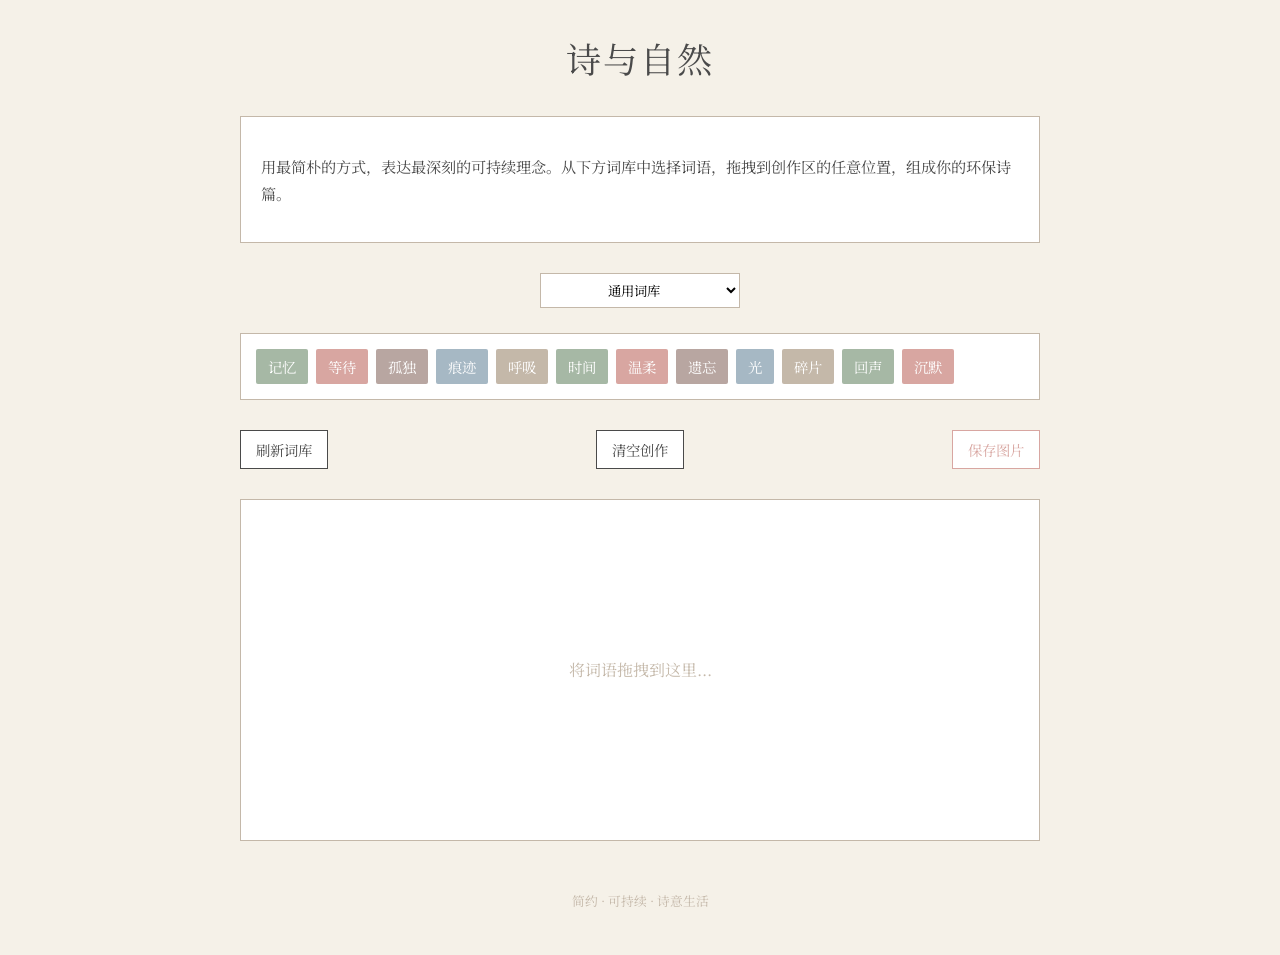
<file: 9.shiPoem.html>
<!DOCTYPE html>
<html lang="zh-CN">
<head>
    <meta charset="UTF-8">
    <meta name="viewport" content="width=device-width, initial-scale=1.0">
    <title>诗与自然 - 莫兰迪色系拼贴诗</title>
    <link href="https://fonts.googleapis.com/css2?family=Noto+Serif+SC:wght@300;400;600&display=swap" rel="stylesheet">
    <script src="https://html2canvas.hertzen.com/dist/html2canvas.min.js"></script>
    <style>
        :root {
            --dusty-rose: #d8a6a1;
            --muted-green: #a6b8a5;
            --warm-gray: #c4b8a9;
            --soft-clay: #b8a6a1;
            --pale-blue: #a6b8c4;
            --paper: #f5f1e8;
            --ink: #4a4a4a;
        }
        
        body {
            font-family: 'Noto Serif SC', serif;
            line-height: 1.6;
            color: var(--ink);
            max-width: 800px;
            margin: 0 auto;
            padding: 30px 20px;
            background-color: var(--paper);
        }
        
        h1 {
            color: var(--ink);
            text-align: center;
            margin: 0 0 30px;
            font-weight: 400;
            font-size: 2.2rem;
            letter-spacing: 2px;
        }
        
        .game-description {
            background-color: white;
            padding: 20px;
            margin-bottom: 30px;
            border: 1px solid var(--warm-gray);
            font-size: 0.95rem;
            line-height: 1.8;
        }
        
        .word-bank {
            display: flex;
            flex-wrap: wrap;
            gap: 8px;
            margin-bottom: 30px;
            padding: 15px;
            background-color: white;
            border: 1px solid var(--warm-gray);
        }
        
        .word {
            background-color: var(--muted-green);
            color: white;
            padding: 6px 12px;
            border-radius: 2px;
            cursor: grab;
            font-size: 0.9rem;
            position: relative;
            z-index: 10;
        }
        
        .word:nth-child(5n+2) {
            background-color: var(--dusty-rose);
        }
        
        .word:nth-child(5n+3) {
            background-color: var(--soft-clay);
        }
        
        .word:nth-child(5n+4) {
            background-color: var(--pale-blue);
        }
        
        .word:nth-child(5n+5) {
            background-color: var(--warm-gray);
        }
        
        .poem-area {
            min-height: 300px;
            border: 1px solid var(--warm-gray);
            padding: 20px;
            margin-bottom: 20px;
            background-color: white;
            position: relative;
        }
        
        .poem-area.empty::before {
            content: "将词语拖拽到这里...";
            color: var(--warm-gray);
            position: absolute;
            top: 50%;
            left: 50%;
            transform: translate(-50%, -50%);
        }
        
        .poem-word {
            position: absolute;
            background-color: var(--muted-green);
            color: white;
            padding: 6px 12px;
            border-radius: 2px;
            font-size: 0.9rem;
            cursor: move;
        }
        
        .poem-word.type-2 {
            background-color: var(--dusty-rose);
        }
        
        .poem-word.type-3 {
            background-color: var(--soft-clay);
        }
        
        .poem-word.type-4 {
            background-color: var(--pale-blue);
        }
        
        .poem-word.type-5 {
            background-color: var(--warm-gray);
        }
        
        .controls {
            display: flex;
            justify-content: space-between;
            margin-bottom: 30px;
        }
        
        button {
            background-color: white;
            color: var(--ink);
            border: 1px solid var(--ink);
            padding: 8px 15px;
            cursor: pointer;
            font-family: 'Noto Serif SC', serif;
            font-size: 0.9rem;
            transition: all 0.2s;
        }
        
        button:hover {
            background-color: var(--ink);
            color: white;
        }
        
        #save-poem {
            border-color: var(--dusty-rose);
            color: var(--dusty-rose);
        }
        
        #save-poem:hover {
            background-color: var(--dusty-rose);
            color: white;
        }
        
        .theme-selector {
            margin-bottom: 25px;
            text-align: center;
        }
        
        select {
            padding: 6px 10px;
            border: 1px solid var(--warm-gray);
            font-family: 'Noto Serif SC', serif;
            background-color: white;
            width: 200px;
            text-align: center;
        }
        
        .footer {
            text-align: center;
            margin-top: 50px;
            color: var(--warm-gray);
            font-size: 0.8rem;
        }
        
        @media (max-width: 600px) {
            .controls {
                flex-direction: column;
                gap: 10px;
            }
            
            button {
                width: 100%;
            }
        }
    </style>
</head>
<body>
    <h1>诗与自然</h1>
    
    <div class="game-description">
        <p>用最简朴的方式，表达最深刻的可持续理念。从下方词库中选择词语，拖拽到创作区的任意位置，组成你的环保诗篇。</p>
    </div>
    
    <div class="theme-selector">
        <select id="theme">
                <option value="general">通用词库</option>
            <option value="nature">自然生态</option>
            <option value="climate">气候变化</option>
            <option value="waste">零废弃生活</option>
            <option value="energy">可再生能源</option>
        </select>
    </div>
    
    <div class="word-bank" id="word-bank">
        <!-- 词语将通过JavaScript动态生成 -->
    </div>
    
    <div class="controls">
        <button id="shuffle-words">刷新词库</button>
        <button id="clear-poem">清空创作</button>
        <button id="save-poem">保存图片</button>
    </div>
    
    <div class="poem-area empty" id="poem-area"></div>
    
    <div class="footer">
        <p>简约 · 可持续 · 诗意生活</p>
    </div>
    
    <script>
        // 不同主题的词语库
        const wordThemes = {
            general: [
                "时间", "记忆", "光", "影子", "呼吸",
                "沉默", "距离", "等待", "遗忘", "痕迹",
                "孤独", "温柔", "碎片", "梦境", "回声"
            ],
            nature: [
                "森林", "河流", "微风", "泥土", "种子", 
                "生长", "根系", "落叶", "光合", "共生",
                "栖息地", "生物多样性", "生态链", "年轮", "授粉"
            ],
            climate: [
                "升温", "冰川", "碳足迹", "极端天气", "海平面",
                "减排", "碳中和", "温室气体", "气候正义", "干旱"
            ],
            waste: [
                "堆肥", "循环", "再利用", "减量", "回收",
                "可持续", "零废弃", "升级改造", "生态设计", "垃圾分类"
            ],
            energy: [
                "太阳能", "风能", "水能", "地热", "生物质",
                "清洁能源", "电网", "储能", "光伏", "碳中和"
            ]
        };
        
        // 当前选中的主题
        let currentTheme = 'nature';
        
        // DOM元素
        const wordBankEl = document.getElementById('word-bank');
        const poemAreaEl = document.getElementById('poem-area');
        const themeSelectorEl = document.getElementById('theme');
        
        // 初始化游戏
        function initGame() {
            currentTheme = themeSelectorEl.value;
            generateWordBank(currentTheme);
            setupDragAndDrop();
        }
        
        // 生成词库
        function generateWordBank(theme) {
            wordBankEl.innerHTML = '';
            const words = wordThemes[theme];
            
            // 随机选择12个词语
            const shuffled = [...words].sort(() => 0.5 - Math.random());
            const selectedWords = shuffled.slice(0, 12);
            
            selectedWords.forEach((word, index) => {
                const wordEl = document.createElement('div');
                wordEl.className = 'word';
                wordEl.textContent = word;
                wordEl.draggable = true;
                wordEl.dataset.type = (index % 5) + 1; // 为词语分配类型用于颜色
                wordBankEl.appendChild(wordEl);
            });
        }
        
        // 设置拖拽功能
        function setupDragAndDrop() {
            // 为所有词语添加拖拽事件
            document.querySelectorAll('.word').forEach(word => {
                word.addEventListener('dragstart', dragStart);
            });
            
            // 创作区的拖放事件
            poemAreaEl.addEventListener('dragover', dragOver);
            poemAreaEl.addEventListener('drop', drop);
        }
        
        // 拖拽开始
        function dragStart(e) {
            const wordType = e.target.dataset.type;
            e.dataTransfer.setData('text/plain', e.target.textContent);
            e.dataTransfer.setData('type', wordType);
            setTimeout(() => {
                e.target.style.opacity = '0.4';
            }, 0);
        }
    
        // 拖拽经过
        function dragOver(e) {
            e.preventDefault();
        }
        
        // 放置
        function drop(e) {
            e.preventDefault();
            const word = e.dataTransfer.getData('text/plain');
            const wordType = e.dataTransfer.getData('type');
            
            // 获取鼠标在创作区内的位置
            const rect = poemAreaEl.getBoundingClientRect();
            const x = e.clientX - rect.left - 15; // 15px为词语宽度的一半
            const y = e.clientY - rect.top - 10;  // 10px为词语高度的一半
            
            // 如果创作区是空的，先清空提示文字
            if (poemAreaEl.classList.contains('empty')) {
                poemAreaEl.innerHTML = '';
                poemAreaEl.classList.remove('empty');
            }
            
            // 创建新的词语元素
            const wordEl = document.createElement('div');
            wordEl.className = `poem-word type-${wordType}`;
            wordEl.textContent = word;
            wordEl.style.left = `${x}px`;
            wordEl.style.top = `${y}px`;
            
            // 使词语可拖动调整位置
            makeDraggable(wordEl);
            
            // 添加到创作区
            poemAreaEl.appendChild(wordEl);
            
            // 恢复词库中的词语显示
            document.querySelectorAll('.word').forEach(el => {
                if (el.textContent === word && el.style.opacity === '0.4') {
                    el.style.opacity = '1';
                }
            });
        }
        
        // 使诗歌中的词语可拖动
        function makeDraggable(element) {
            let pos1 = 0, pos2 = 0, pos3 = 0, pos4 = 0;
            
            element.onmousedown = dragMouseDown;
            
            function dragMouseDown(e) {
                e = e || window.event;
                e.preventDefault();
                // 获取鼠标位置
                pos3 = e.clientX;
                pos4 = e.clientY;
                document.onmouseup = closeDragElement;
                document.onmousemove = elementDrag;
            }
            
            function elementDrag(e) {
                e = e || window.event;
                e.preventDefault();
                // 计算新位置
                pos1 = pos3 - e.clientX;
                pos2 = pos4 - e.clientY;
                pos3 = e.clientX;
                pos4 = e.clientY;
                // 设置元素新位置
                element.style.top = (element.offsetTop - pos2) + "px";
                element.style.left = (element.offsetLeft - pos1) + "px";
            }
            
            function closeDragElement() {
                // 停止移动
                document.onmouseup = null;
                document.onmousemove = null;
            }
        }
        
        // 保存诗歌为图片
        function savePoem() {
            const poemWords = poemAreaEl.querySelectorAll('.poem-word');
            if (poemWords.length === 0) {
                alert('请先创作诗歌再保存！');
                return;
            }
            
            // 使用html2canvas将创作区转换为图片
            html2canvas(poemAreaEl).then(canvas => {
                // 创建下载链接
                const link = document.createElement('a');
                link.download = '我的诗歌-' + new Date().toISOString().slice(0, 10) + '.png';
                link.href = canvas.toDataURL('image/png');
                link.click();
            });
        }
        
        // 事件监听
        document.getElementById('shuffle-words').addEventListener('click', () => {
            currentTheme = themeSelectorEl.value;
            generateWordBank(currentTheme);
            setupDragAndDrop();
        });
        
        document.getElementById('clear-poem').addEventListener('click', () => {
            poemAreaEl.innerHTML = '';
            poemAreaEl.classList.add('empty');
        });
        
        document.getElementById('save-poem').addEventListener('click', savePoem);
        
        themeSelectorEl.addEventListener('change', () => {
            currentTheme = themeSelectorEl.value;
            generateWordBank(currentTheme);
            setupDragAndDrop();
        });
        
        // 初始化游戏
        initGame();
    </script>
</body>
</html>
</file>
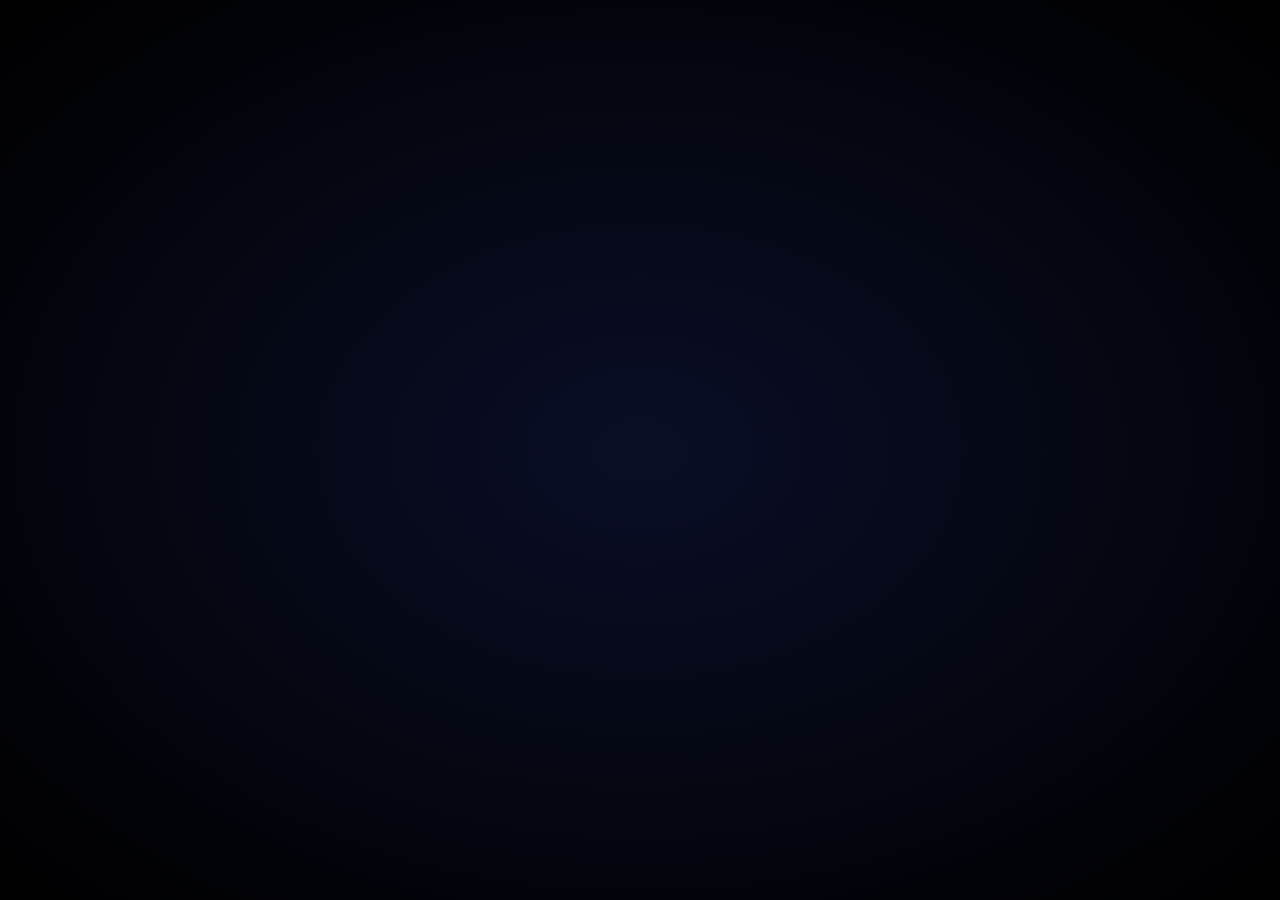
<file: deepseek_html_20250815_fd18e0.html>
<!DOCTYPE html>
<html lang="zh">
<head>
    <meta charset="UTF-8">
    <meta name="viewport" content="width=device-width, initial-scale=1.0">
    <title>灵动萤火虫动画</title>
    <style>
        body {
            margin: 0;
            overflow: hidden;
            background: radial-gradient(ellipse at center, #0a0e27 0%, #000000 100%);
            height: 100vh;
            display: flex;
            justify-content: center;
            align-items: center;
            cursor: pointer;
        }
        
        .firefly-container {
            position: relative;
            width: 70%;
            height: 70%;
            min-width: 300px;
            min-height: 300px;
        }
        
        .firefly {
            position: absolute;
            width: 4px;
            height: 4px;
            border-radius: 50%;
            background-color: #fff;
            box-shadow: 0 0 8px 3px #fffa7d;
            animation: flicker 1s infinite alternate, move linear infinite;
            opacity: 0;
            will-change: transform, opacity;
        }
        
        @keyframes flicker {
            0%, 100% {
                opacity: 0.3;
                box-shadow: 0 0 5px 1px #fffa7d;
            }
            20%, 80% {
                opacity: 0.8;
                box-shadow: 0 0 12px 4px #fffa7d;
            }
            50% {
                opacity: 1;
                box-shadow: 0 0 15px 6px #fff9a8;
            }
        }
        
        @keyframes move {
            0% {
                transform: translate(0, 0) scale(0.8);
            }
            50% {
                transform: translate(var(--tx), var(--ty)) scale(1.2);
            }
            100% {
                transform: translate(var(--tx2), var(--ty2)) scale(0.9);
            }
        }
    </style>
</head>
<body>
    <div class="firefly-container" id="fireflyContainer"></div>
    
    <script>
        // 创建萤火虫
        function createFireflies(count) {
            const container = document.getElementById('fireflyContainer');
            const containerWidth = container.offsetWidth;
            const containerHeight = container.offsetHeight;
            
            for (let i = 0; i < count; i++) {
                const firefly = document.createElement('div');
                firefly.className = 'firefly';
                
                // 初始位置在容器中央附近随机分布
                const centerX = containerWidth / 2;
                const centerY = containerHeight / 2;
                const startX = centerX + (Math.random() - 0.5) * containerWidth * 0.3;
                const startY = centerY + (Math.random() - 0.5) * containerHeight * 0.3;
                firefly.style.left = `${startX}px`;
                firefly.style.top = `${startY}px`;
                
                // 随机大小
                const size = 2 + Math.random() * 4;
                firefly.style.width = `${size}px`;
                firefly.style.height = `${size}px`;
                
                // 更快的动画时间和更短的延迟
                const duration = 2 + Math.random() * 3;
                const delay = Math.random() * 1;
                firefly.style.animationDuration = `${duration}s, ${duration * 1.5}s`;
                firefly.style.animationDelay = `${delay}s`;
                
                // 更复杂的移动路径
                const tx1 = (Math.random() - 0.5) * containerWidth * 0.9;
                const ty1 = (Math.random() - 0.5) * containerHeight * 0.9;
                const tx2 = tx1 + (Math.random() - 0.5) * containerWidth * 0.4;
                const ty2 = ty1 + (Math.random() - 0.5) * containerHeight * 0.4;
                
                firefly.style.setProperty('--tx', `${tx1}px`);
                firefly.style.setProperty('--ty', `${ty1}px`);
                firefly.style.setProperty('--tx2', `${tx2}px`);
                firefly.style.setProperty('--ty2', `${ty2}px`);
                
                container.appendChild(firefly);
            }
        }
        
        // 初始化50只萤火虫
        window.onload = function() {
            createFireflies(50);
            
            // 点击添加更多萤火虫（每次10只）
            document.addEventListener('click', function(e) {
                for (let i = 0; i < 10; i++) {
                    setTimeout(() => {
                        createFireflies(1);
                    }, i * 100);
                }
            });
        };
        
        // 鼠标移动时萤火虫轻微避让效果
        document.addEventListener('mousemove', function(e) {
            const container = document.getElementById('fireflyContainer');
            const rect = container.getBoundingClientRect();
            const mouseX = e.clientX - rect.left;
            const mouseY = e.clientY - rect.top;
            
            const fireflies = document.querySelectorAll('.firefly');
            fireflies.forEach(fly => {
                const flyX = parseFloat(fly.style.left);
                const flyY = parseFloat(fly.style.top);
                const distance = Math.sqrt(Math.pow(mouseX - flyX, 2) + Math.pow(mouseY - flyY, 2));
                
                if (distance < 100) {
                    const angle = Math.atan2(flyY - mouseY, flyX - mouseX);
                    const pushDistance = (100 - distance) / 5;
                    const newX = flyX + Math.cos(angle) * pushDistance;
                    const newY = flyY + Math.sin(angle) * pushDistance;
                    
                    fly.style.left = `${newX}px`;
                    fly.style.top = `${newY}px`;
                }
            });
        });
    </script>
</body>
</html>
</file>
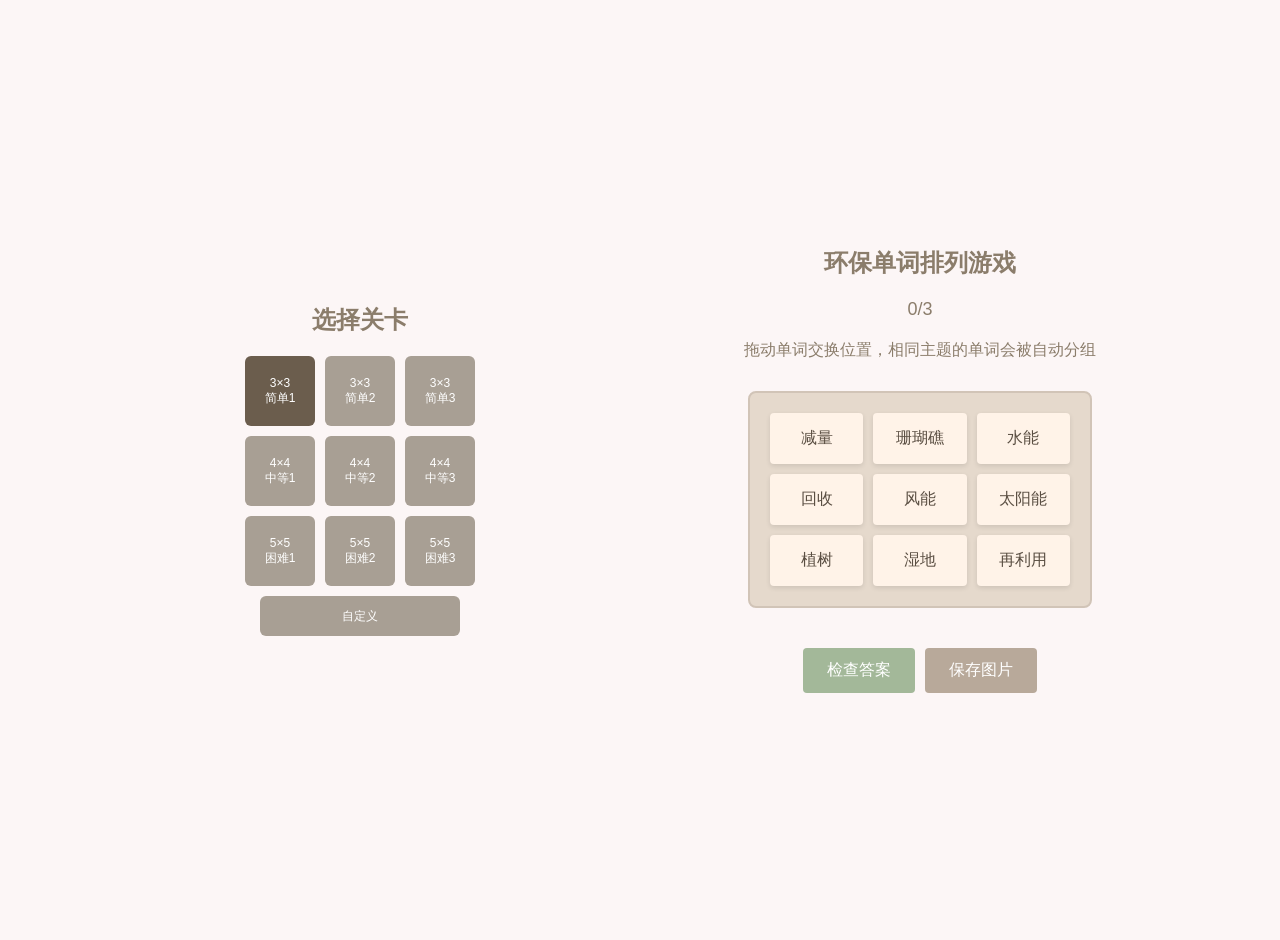
<file: 关卡和游戏分离.html>
<!DOCTYPE html>
<html lang="zh-CN">
<head>
    <meta charset="UTF-8">
    <meta name="viewport" content="width=device-width, initial-scale=1.0">
    <title>环保单词排列游戏</title>
    <style>
        body {
            font-family: 'Arial', sans-serif;
            background-color: #fcf6f6; /* 莫兰迪米白 */
            display: flex;
            flex-direction: column;
            align-items: center;
            padding: 20px;
        }
        h1 {
            color: #8B7D6B; /* 莫兰迪灰褐 */
            margin-bottom: 10px;
        }
        .level-selector {
            margin-bottom: 20px;
            display: flex;
            gap: 10px;
            flex-wrap: wrap;
            justify-content: center;
        }
        .level-btn {
            padding: 8px 16px;
            background-color: #A89F94; /* 莫兰迪灰 */
            color: white;
            border: none;
            border-radius: 4px;
            cursor: pointer;
            transition: background-color 0.3s;
        }
        .level-btn:hover {
            background-color: #8B7D6B; /* 莫兰迪灰褐 */
        }
        .level-btn.active {
            background-color: #6B5D4D; /* 莫兰迪深褐 */
        }
        .custom-level-btn {
            background-color: #B8A99A; /* 莫兰迪浅褐 */
        }
        .custom-level-btn:hover {
            background-color: #8B7D6B; /* 莫兰迪灰褐 */
        }
        .custom-level-btn.active {
            background-color: #6B5D4D; /* 莫兰迪深褐 */
        }
        .progress {
            font-size: 18px;
            margin-bottom: 20px;
            color: #8B7D6B; /* 莫兰迪灰褐 */
        }
        .instructions {
            text-align: center;
            margin-bottom: 30px;
            color: #8B7D6B; /* 莫兰迪灰褐 */
            font-size: 16px;
        }
        .word-pool {
            display: grid;
            gap: 10px;
            padding: 20px;
            background-color: #E5D9CC; /* 莫兰迪浅米 */
            border-radius: 8px;
            margin-bottom: 20px;
            border: 2px solid #D1C4B7; /* 莫兰迪米灰 */
        }
        .word-block {
            background-color: #fff3e8; /* 莫兰迪米灰 */
            color: #5A4E42; /* 莫兰迪深褐 */
            padding: 15px;
            border-radius: 4px;
            cursor: pointer;
            user-select: none;
            font-size: 16px;
            transition: all 0.2s;
            box-shadow: 0 2px 5px rgba(0,0,0,0.1);
            text-align: center;
        }
        .word-block.dragging {
            opacity: 0.5;
            cursor: grabbing;
        }
        .word-block.selected {
            background-color: #B8A99A; /* 莫兰迪浅褐 */
            transform: scale(0.95);
        }
        .word-block.correct {
            background-color: #A3B899; /* 莫兰迪灰绿 */
            color: white;
            cursor: default;
        }
        .word-block.incorrect {
            background-color: #C4A59E; /* 莫兰迪粉褐 */
            color: white;
        }
        .action-buttons {
            display: flex;
            gap: 10px;
            margin-top: 20px;
        }
        .check-button, .save-button {
            color: white;
            border: none;
            padding: 12px 24px;
            font-size: 16px;
            border-radius: 4px;
            cursor: pointer;
            transition: background-color 0.3s;
        }
        .check-button {
            background-color: #A3B899; /* 莫兰迪灰绿 */
        }
        .check-button:hover {
            background-color: #8B9D88; /* 莫兰迪深灰绿 */
        }
        .check-button:disabled {
            background-color: #D1C4B7; /* 莫兰迪米灰 */
            cursor: not-allowed;
        }
        .save-button {
            background-color: #B8A99A; /* 莫兰迪浅褐 */
        }
        .save-button:hover {
            background-color: #8B7D6B; /* 莫兰迪灰褐 */
        }
        .message {
            margin-top: 20px;
            padding: 10px;
            border-radius: 4px;
            text-align: center;
            font-size: 16px;
            display: none;
        }
        .success {
            background-color: #E5E5D9; /* 莫兰迪浅米绿 */
            color: #6B5D4D; /* 莫兰迪深褐 */
            border: 1px solid #D1C4B7; /* 莫兰迪米灰 */
        }
        .error {
            background-color: #E5D9D9; /* 莫兰迪浅粉 */
            color: #8B6D6B; /* 莫兰迪粉褐 */
            border: 1px solid #C4A59E; /* 莫兰迪粉褐 */
        }
        .custom-config {
            display: none;
            background-color: #ffead3; /* 莫兰迪米白 */
            padding: 20px;
            border-radius: 8px;
            box-shadow: 0 2px 10px rgba(0,0,0,0.1);
            margin-bottom: 20px;
            width: 80%;
            max-width: 500px;
            border: 1px solid #D1C4B7; /* 莫兰迪米灰 */
        }
        .custom-config h3 {
            margin-top: 0;
            color: #6B5D4D; /* 莫兰迪深褐 */
        }
        .group-input {
            margin-bottom: 15px;
        }
        .group-input label {
            display: block;
            margin-bottom: 5px;
            font-weight: bold;
            color: #6B5D4D; /* 莫兰迪深褐 */
        }
        .group-input input {
            width: 100%;
            padding: 8px;
            border: 1px solid #D1C4B7; /* 莫兰迪米灰 */
            border-radius: 4px;
            box-sizing: border-box;
            background-color: #F8F2EB; /* 更浅的米白 */
        }
        .group-words {
            display: flex;
            flex-wrap: wrap;
            gap: 5px;
            margin-top: 5px;
        }
        .word-tag {
            background-color: #E5D9CC; /* 莫兰迪浅米 */
            padding: 3px 8px;
            border-radius: 4px;
            display: flex;
            align-items: center;
            color: #5A4E42; /* 莫兰迪深褐 */
        }
        .word-tag button {
            background: none;
            border: none;
            color: #8B7D6B; /* 莫兰迪灰褐 */
            cursor: pointer;
            margin-left: 5px;
            font-size: 12px;
        }
        .add-group-btn, .start-custom-btn {
            background-color: #B8A99A; /* 莫兰迪浅褐 */
            color: white;
            border: none;
            padding: 8px 16px;
            border-radius: 4px;
            cursor: pointer;
            margin-top: 10px;
        }
        .add-group-btn:hover, .start-custom-btn:hover {
            background-color: #8B7D6B; /* 莫兰迪灰褐 */
        }
        .close-config-btn {
            background-color: #C4A59E; /* 莫兰迪粉褐 */
            color: white;
            border: none;
            padding: 8px 16px;
            border-radius: 4px;
            cursor: pointer;
            margin-top: 10px;
        }
        .close-config-btn:hover {
            background-color: #A38B84; /* 莫兰迪深粉褐 */
        }
        /* 新增的解释弹窗样式 */
        .explanation-modal {
            display: none;
            position: fixed;
            top: 0;
            left: 0;
            width: 100%;
            height: 100%;
            background-color: rgba(0, 0, 0, 0.5);
            z-index: 1000;
            justify-content: center;
            align-items: center;
        }
        .explanation-content {
            background-color: #F3E9DE;
            padding: 20px;
            border-radius: 8px;
            max-width: 80%;
            max-height: 80%;
            overflow-y: auto;
            box-shadow: 0 4px 8px rgba(0, 0, 0, 0.2);
            border: 1px solid #8B7D6B;
        }
        .explanation-title {
            color: #6B5D4D;
            font-size: 18px;
            font-weight: bold;
            margin-bottom: 10px;
        }
        .explanation-text {
            color: #5A4E42;
            font-size: 16px;
            margin-bottom: 15px;
        }
        .close-explanation {
            background-color: #8B7D6B;
            color: white;
            border: none;
            padding: 8px 16px;
            border-radius: 4px;
            cursor: pointer;
            float: right;
        }
    </style>
</head>
<body>
  <div class="wrapper">
    <!-- 左侧：3×3 关卡方格 -->
    <section class="panel" id="levelsPanel">
      <h2>选择关卡</h2>
      <div class="grid-3x3">
        <button class="level-btn" data-size="3" data-level="1">3×3<br>简单1</button>
        <button class="level-btn" data-size="3" data-level="2">3×3<br>简单2</button>
        <button class="level-btn" data-size="3" data-level="3">3×3<br>简单3</button>

        <button class="level-btn" data-size="4" data-level="1">4×4<br>中等1</button>
        <button class="level-btn" data-size="4" data-level="2">4×4<br>中等2</button>
        <button class="level-btn" data-size="4" data-level="3">4×4<br>中等3</button>

        <button class="level-btn" data-size="5" data-level="1">5×5<br>困难1</button>
        <button class="level-btn" data-size="5" data-level="2">5×5<br>困难2</button>
        <button class="level-btn" data-size="5" data-level="3">5×5<br>困难3</button>
      </div>
      <button class="level-btn custom-level-btn" id="customLevelBtn" style="width:200px;">自定义</button>
    </section>

    <!-- 右侧：游戏区域 -->
    <section class="panel" id="gamePanel">
      <h1>环保单词排列游戏</h1>

      <!-- 自定义配置（默认隐藏） -->
      <div class="custom-config" id="customConfig">
        <h3>自定义关卡配置</h3>
        <div id="groupInputs"></div>
        <button class="add-group-btn" id="addGroupBtn">添加单词组</button>
        <div style="display:flex;gap:10px;margin-top:20px;">
          <button class="start-custom-btn" id="startCustomBtn">开始自定义</button>
          <button class="close-config-btn" id="closeConfigBtn">取消</button>
        </div>
      </div>

      <div class="progress">0/0</div>
      <div class="instructions">拖动单词交换位置，相同主题的单词会被自动分组</div>

      <div class="word-pool" id="wordPool"></div>

      <div class="action-buttons">
        <button class="check-button" id="checkButton" disabled>检查答案</button>
        <button class="save-button" id="saveButton">保存图片</button>
      </div>

      <div class="message" id="message"></div>

      <!-- 解释弹窗 -->
      <div class="explanation-modal" id="explanationModal">
        <div class="explanation-content">
          <div class="explanation-title" id="explanationWord"></div>
          <div class="explanation-text" id="explanationText"></div>
          <button class="close-explanation" id="closeExplanation">关闭</button>
        </div>
      </div>
    </section>
  </div>

  <!-- ==== 专属布局样式（仅 30 行） ==== -->
  <style>
    html,body{height:100%;margin:0;background:#fcf6f6;}
    .wrapper{
      display:flex;
      align-items:center;
      justify-content:center;
      gap:60px;
      height:100%;
      padding:0 20px;
    }
    .panel{
      width:500px;
      display:flex;
      flex-direction:column;
      align-items:center;
      justify-content:center;
    }
    h1,h2{margin:0 0 20px;color:#8B7D6B}
    /* 3×3 关卡网格 */
    .grid-3x3{
      display:grid;
      grid-template-columns:repeat(3,70px);
      grid-template-rows:repeat(3,70px);
      gap:10px;
    }
    .level-btn,.custom-level-btn{
      width:100%;
      height:100%;
      border:none;
      border-radius:6px;
      background:#A89F94;
      color:#fff;
      cursor:pointer;
      font-size:12px;
      transition:background .3s;
    }
    .level-btn:hover{background:#8B7D6B}
    .level-btn.active{background:#6B5D4D}
    .custom-level-btn{grid-column:1/-1;height:40px;margin-top:10px}
  </style>
    
    <script src="https://html2canvas.hertzen.com/dist/html2canvas.min.js"></script>
    <script>
        // 游戏数据 - 环保主题的单词组（已扩展）
        const gameData = {
            // 3×3 简单模式 - 新增2个关卡
            3: {
                // 第一个3×3关卡
                1: [
                    {
                        group: 1,
                        words: ["太阳能", "风能", "水能"],
                        description: "可再生能源",
                        explanations: {
                            "太阳能": "利用太阳辐射能转换为电能或热能的可再生能源",
                            "风能": "利用风力驱动风力涡轮机发电的可再生能源",
                            "水能": "利用水流或水位差驱动水轮机发电的可再生能源"
                        }
                    },
                    {
                        group: 2,
                        words: ["回收", "再利用", "减量"],
                        description: "3R原则(减量、再利用、回收)",
                        explanations: {
                            "回收": "将废弃物处理加工后重新变为可用的原材料",
                            "再利用": "将物品直接再次使用而不改变其形态",
                            "减量": "减少资源消耗和废弃物产生的环保行为"
                        }
                    },
                    {
                        group: 3,
                        words: ["植树", "湿地", "珊瑚礁"],
                        description: "碳汇生态系统",
                        explanations: {
                            "植树": "通过种植树木吸收大气中的二氧化碳",
                            "湿地": "具有强大碳储存能力的自然生态系统",
                            "珊瑚礁": "海洋中重要的碳汇和生物多样性热点"
                        }
                    }
                ],
                // 第二个3×3关卡
                2: [
                    {
                        group: 1,
                        words: ["塑料", "玻璃", "纸张"],
                        description: "可回收材料",
                        explanations: {
                            "塑料": "需要数百年才能降解的材料，应分类回收",
                            "玻璃": "可无限次回收而不损失质量的环保材料",
                            "纸张": "来自可再生资源的可回收材料"
                        }
                    },
                    {
                        group: 2,
                        words: ["雾霾", "酸雨", "臭氧空洞"],
                        description: "空气污染现象",
                        explanations: {
                            "雾霾": "由颗粒物和污染物导致的空气混浊现象",
                            "酸雨": "pH值低于5.6的降水，由空气污染物引起",
                            "臭氧空洞": "平流层臭氧减少导致的保护层缺失"
                        }
                    },
                    {
                        group: 3,
                        words: ["节能灯", "节水器", "隔热窗"],
                        description: "节能环保产品",
                        explanations: {
                            "节能灯": "比传统白炽灯更高效的照明产品",
                            "节水器": "减少水流量的节水装置",
                            "隔热窗": "减少能量损失的建筑窗户"
                        }
                    }
                ],
                // 第三个3×3关卡
                3: [
                    {
                        group: 1,
                        words: ["二氧化碳", "甲烷", "一氧化二氮"],
                        description: "主要温室气体",
                        explanations: {
                            "二氧化碳": "最主要的温室气体，来自化石燃料燃烧",
                            "甲烷": "温室效应比二氧化碳强25倍的温室气体",
                            "一氧化二氮": "农业活动中产生的重要温室气体"
                        }
                    },
                    {
                        group: 2,
                        words: ["垃圾分类", "厨余堆肥", "电子废弃物回收"],
                        description: "废弃物管理方法",
                        explanations: {
                            "垃圾分类": "将废弃物按类别分开收集的处理方式",
                            "厨余堆肥": "将有机厨余转化为肥料的处理方法",
                            "电子废弃物回收": "对电子产品的专业回收处理"
                        }
                    },
                    {
                        group: 3,
                        words: ["绿色出行", "低碳饮食", "简约生活"],
                        description: "低碳生活方式",
                        explanations: {
                            "绿色出行": "选择环保的交通方式",
                            "低碳饮食": "减少碳足迹的饮食选择",
                            "简约生活": "减少不必要消费的生活方式"
                        }
                    }
                ]
            },
            
            // 4×4 中等模式 - 新增2个关卡
            4: {
                // 第一个4×4关卡
                1: [
                    {
                        group: 1,
                        words: ["温室效应", "全球变暖", "海平面上升", "极端天气"],
                        description: "气候变化影响",
                        explanations: {
                            "温室效应": "大气中温室气体吸收地表辐射导致地球温度上升的自然现象",
                            "全球变暖": "由于人类活动增强温室效应导致的地球平均温度上升",
                            "海平面上升": "冰川融化和海水热膨胀导致的海平面升高现象",
                            "极端天气": "气候变化导致的更频繁、更强烈的极端气象事件"
                        }
                    },
                    {
                        group: 2,
                        words: ["电动汽车", "公共交通", "自行车", "步行"],
                        description: "可持续交通方式",
                        explanations: {
                            "电动汽车": "使用电能驱动的汽车，减少化石燃料消耗和尾气排放",
                            "公共交通": "多人共享的交通方式，提高运输效率和减少碳排放",
                            "自行车": "零排放的个人交通工具，环保又健康",
                            "步行": "最环保的出行方式，零排放且有益健康"
                        }
                    },
                    {
                        group: 3,
                        words: ["熊猫", "老虎", "北极熊", "珊瑚"],
                        description: "濒危物种",
                        explanations: {
                            "熊猫": "栖息地丧失导致濒危的标志性保护动物",
                            "老虎": "因栖息地破坏和非法狩猎而濒危的大型猫科动物",
                            "北极熊": "受气候变化影响最大的北极地区顶级掠食者",
                            "珊瑚": "受海洋酸化和水温上升威胁的海洋生态系统基础"
                        }
                    },
                    {
                        group: 4,
                        words: ["有机农业", "生态农业", "永续农业", "森林农业"],
                        description: "可持续农业模式",
                        explanations: {
                            "有机农业": "不使用化学合成物质的农业生产方式",
                            "生态农业": "模仿自然生态系统的农业生产方式",
                            "永续农业": "设计可持续和自我维持的农业生态系统",
                            "森林农业": "在森林环境中进行的多层次农业生产系统"
                        }
                    }
                ],
                // 第二个4×4关卡
                2: [
                    {
                        group: 1,
                        words: ["PM2.5", "二氧化硫", "氮氧化物", "挥发性有机物"],
                        description: "空气污染物",
                        explanations: {
                            "PM2.5": "直径小于2.5微米的可吸入颗粒物",
                            "二氧化硫": "主要来自燃煤的酸性气体污染物",
                            "氮氧化物": "主要来自机动车尾气的大气污染物",
                            "挥发性有机物": "易挥发的有机化合物，臭氧前体物"
                        }
                    },
                    {
                        group: 2,
                        words: ["铅蓄电池", "汞温度计", "镉电池", "石棉瓦"],
                        description: "危险废弃物",
                        explanations: {
                            "铅蓄电池": "含铅的废旧电池，需专业回收",
                            "汞温度计": "含汞的医疗测量工具，需特殊处理",
                            "镉电池": "含重金属镉的废弃电池",
                            "石棉瓦": "含致癌物质石棉的建筑材料"
                        }
                    },
                    {
                        group: 3,
                        words: ["绿色债券", "碳金融", "环境保险", "生态补偿"],
                        description: "绿色金融工具",
                        explanations: {
                            "绿色债券": "为环保项目融资的债券工具",
                            "碳金融": "与碳排放权交易相关的金融服务",
                            "环境保险": "针对环境风险的保险产品",
                            "生态补偿": "对生态保护行为的补偿机制"
                        }
                    },
                    {
                        group: 4,
                        words: ["环境教育", "公众参与", "环保组织", "环境诉讼"],
                        description: "环境治理参与方式",
                        explanations: {
                            "环境教育": "提高公众环境意识的教育活动",
                            "公众参与": "公民参与环境决策的过程",
                            "环保组织": "致力于环境保护的非政府组织",
                            "环境诉讼": "通过法律手段解决环境问题的途径"
                        }
                    }
                ],
                // 第三个4×4关卡
                3: [
                    {
                        group: 1,
                        words: ["海绵城市", "垂直绿化", "绿色屋顶", "雨水花园"],
                        description: "城市生态设计",
                        explanations: {
                            "海绵城市": "像海绵一样吸收雨水的城市设计理念",
                            "垂直绿化": "在建筑墙面种植植物的绿化方式",
                            "绿色屋顶": "在屋顶种植植物的生态设计",
                            "雨水花园": "收集和利用雨水的景观设计"
                        }
                    },
                    {
                        group: 2,
                        words: ["生态足迹", "水足迹", "碳足迹", "土地足迹"],
                        description: "环境足迹指标",
                        explanations: {
                            "生态足迹": "衡量人类对自然资源需求的指标",
                            "水足迹": "衡量产品生产消耗水资源的指标",
                            "碳足迹": "衡量温室气体排放的指标",
                            "土地足迹": "衡量土地利用需求的指标"
                        }
                    },
                    {
                        group: 3,
                        words: ["清洁生产", "生命周期评估", "工业生态", "产品延伸责任"],
                        description: "工业环保方法",
                        explanations: {
                            "清洁生产": "从源头减少污染的工业生产方式",
                            "生命周期评估": "评估产品全生命周期环境影响的方法",
                            "工业生态": "模拟自然生态系统的工业生产模式",
                            "产品延伸责任": "生产者对产品全生命周期负责的制度"
                        }
                    },
                    {
                        group: 4,
                        words: ["环境正义", "代际公平", "共同但有区别责任", "预防原则"],
                        description: "环境伦理原则",
                        explanations: {
                            "环境正义": "公平分配环境利益和负担的原则",
                            "代际公平": "当代与后代享有同等环境权利的原则",
                            "共同但有区别责任": "各国共同但有区别的环境责任",
                            "预防原则": "对潜在环境风险采取预防措施的原则"
                        }
                    }
                ]
            },
            
            // 5×5 困难模式 - 新增2个关卡
            5: {
                // 第一个5×5关卡
                1: [
                    {
                        group: 1,
                        words: ["碳足迹", "碳中和", "碳补偿", "碳交易", "碳税"],
                        description: "碳相关概念",
                        explanations: {
                            "碳足迹": "个人或组织活动直接或间接产生的温室气体排放量",
                            "碳中和": "通过减排和碳抵消实现净零碳排放的状态",
                            "碳补偿": "通过资助减排项目抵消自身碳排放的行为",
                            "碳交易": "碳排放权配额的市场化交易机制",
                            "碳税": "对碳排放征收的环境税，以经济手段促进减排"
                        }
                    },
                    {
                        group: 2,
                        words: ["雨林", "红树林", "草原", "苔原", "沙漠"],
                        description: "地球生态系统",
                        explanations: {
                            "雨林": "年降雨量高、生物多样性最丰富的陆地生态系统",
                            "红树林": "热带海岸潮间带的盐生植物群落，重要的碳汇和海岸保护者",
                            "草原": "以草本植物为主的生态系统，重要的碳储存地",
                            "苔原": "北极地区无树的冻土生态系统，储存大量有机碳",
                            "沙漠": "降水量极少的生态系统，对气候变化敏感"
                        }
                    },
                    {
                        group: 3,
                        words: ["光伏板", "风力涡轮机", "地热泵", "生物燃料", "潮汐能"],
                        description: "可再生能源技术",
                        explanations: {
                            "光伏板": "将太阳能直接转换为电能的半导体装置",
                            "风力涡轮机": "将风能转换为电能的大型机械装置",
                            "地热泵": "利用地下恒温特性进行高效供暖制冷的系统",
                            "生物燃料": "从生物质中提取的可再生燃料",
                            "潮汐能": "利用潮汐涨落产生的动能发电的技术"
                        }
                    },
                    {
                        group: 4,
                        words: ["联合国气候变化框架公约", "巴黎协定", "京都议定书", "生物多样性公约", "2030可持续发展议程"],
                        description: "国际环境协议",
                        explanations: {
                            "联合国气候变化框架公约": "1992年通过的应对气候变化国际条约",
                            "巴黎协定": "2015年通过的全球气候协议，目标控制温升在2°C内",
                            "京都议定书": "1997年通过的首个具有法律约束力的减排协议",
                            "生物多样性公约": "保护全球生物多样性的国际公约",
                            "2030可持续发展议程": "联合国制定的17个可持续发展目标"
                        }
                    },
                    {
                        group: 5,
                        words: ["生态旅游", "绿色建筑", "循环经济", "共享经济", "零废弃"],
                        description: "可持续发展实践",
                        explanations: {
                            "生态旅游": "最小化环境影响并促进保护的负责任旅游方式",
                            "绿色建筑": "高效利用资源并减少环境影响的建筑设计",
                            "循环经济": "通过设计实现资源循环利用的经济模式",
                            "共享经济": "最大化资源利用率的共享使用模式",
                            "零废弃": "通过减少、重复使用和回收实现废弃物零填埋"
                        }
                    }
                ],
                // 第二个5×5关卡
                2: [
                    {
                        group: 1,
                        words: ["IPCC", "UNEP", "WWF", "IUCN", "Greenpeace"],
                        description: "国际环保组织",
                        explanations: {
                            "IPCC": "政府间气候变化专门委员会",
                            "UNEP": "联合国环境规划署",
                            "WWF": "世界自然基金会",
                            "IUCN": "世界自然保护联盟",
                            "Greenpeace": "绿色和平组织"
                        }
                    },
                    {
                        group: 2,
                        words: ["光污染", "噪声污染", "热污染", "放射性污染", "电磁污染"],
                        description: "物理性污染",
                        explanations: {
                            "光污染": "过度或不当人工照明造成的影响",
                            "噪声污染": "有害或令人不安的声音",
                            "热污染": "人为改变环境温度造成的污染",
                            "放射性污染": "放射性物质释放造成的污染",
                            "电磁污染": "电磁辐射超出标准造成的污染"
                        }
                    },
                    {
                        group: 3,
                        words: ["生物修复", "植物修复", "微生物修复", "化学修复", "物理修复"],
                        description: "污染场地修复技术",
                        explanations: {
                            "生物修复": "利用生物降解污染物的技术",
                            "植物修复": "利用植物吸收或降解污染物的技术",
                            "微生物修复": "利用微生物降解污染物的技术",
                            "化学修复": "利用化学反应处理污染物的技术",
                            "物理修复": "利用物理方法处理污染物的技术"
                        }
                    },
                    {
                        group: 4,
                        words: ["环境影响评价", "战略环境评价", "健康影响评价", "社会影响评价", "累积影响评价"],
                        description: "环境评估方法",
                        explanations: {
                            "环境影响评价": "评估项目对环境影响的过程",
                            "战略环境评价": "评估政策、计划和规划的环境影响",
                            "健康影响评价": "评估项目对公共健康的影响",
                            "社会影响评价": "评估项目对社会的影响",
                            "累积影响评价": "评估多个活动的综合环境影响"
                        }
                    },
                    {
                        group: 5,
                        words: ["生态红线", "环境容量", "排污许可", "总量控制", "生态补偿"],
                        description: "环境管理制度",
                        explanations: {
                            "生态红线": "划定生态保护区域边界的制度",
                            "环境容量": "环境可承受污染物的最大量",
                            "排污许可": "允许排放污染物的许可证制度",
                            "总量控制": "控制污染物排放总量的制度",
                            "生态补偿": "对生态保护行为的补偿机制"
                        }
                    }
                ],
                // 第三个5×5关卡
                3: [
                    {
                        group: 1,
                        words: ["碳捕集", "碳封存", "碳利用", "直接空气捕集", "生物能源碳捕集"],
                        description: "碳管理技术",
                        explanations: {
                            "碳捕集": "从排放源捕获二氧化碳的技术",
                            "碳封存": "将二氧化碳长期储存的技术",
                            "碳利用": "将二氧化碳转化为有用产品的技术",
                            "直接空气捕集": "从大气中直接捕获二氧化碳的技术",
                            "生物能源碳捕集": "结合生物能源与碳捕集的技术"
                        }
                    },
                    {
                        group: 2,
                        words: ["绿色GDP", "环境会计", "自然资本核算", "生态系统服务价值", "真实发展指标"],
                        description: "环境经济指标",
                        explanations: {
                            "绿色GDP": "扣除环境成本后的国内生产总值",
                            "环境会计": "核算环境成本和效益的会计方法",
                            "自然资本核算": "评估自然资源存量和流量的方法",
                            "生态系统服务价值": "评估生态系统提供服务的价值",
                            "真实发展指标": "超越GDP的综合发展指标"
                        }
                    },
                    {
                        group: 3,
                        words: ["气候适应", "韧性城市", "生态廊道", "物种迁移", "基因库"],
                        description: "生物多样性保护策略",
                        explanations: {
                            "气候适应": "适应气候变化的策略和措施",
                            "韧性城市": "能够应对气候冲击的城市设计",
                            "生态廊道": "连接生态系统的通道",
                            "物种迁移": "帮助物种适应气候变化的迁移",
                            "基因库": "保存生物遗传资源的设施"
                        }
                    },
                    {
                        group: 4,
                        words: ["环境DNA", "遥感监测", "物联网", "大数据", "人工智能"],
                        description: "环境监测新技术",
                        explanations: {
                            "环境DNA": "通过环境样本中的DNA监测生物",
                            "遥感监测": "利用遥感技术监测环境",
                            "物联网": "物联网技术在环境监测中的应用",
                            "大数据": "大数据分析在环境保护中的应用",
                            "人工智能": "AI在环境监测和管理中的应用"
                        }
                    },
                    {
                        group: 5,
                        words: ["公民科学", "众包监测", "环境区块链", "数字双胞胎", "虚拟现实"],
                        description: "公众参与环保新技术",
                        explanations: {
                            "公民科学": "公众参与科学数据收集和研究",
                            "众包监测": "公众参与环境监测的方式",
                            "环境区块链": "区块链技术在环保中的应用",
                            "数字双胞胎": "创建环境系统的数字模型",
                            "虚拟现实": "VR技术在环境教育中的应用"
                        }
                    }
                ]
            }
        };
        
        // 游戏状态
        let gameState = {
            selectedWords: [],
            correctGroups: 0,
            totalGroups: 0,
            draggedWord: null,
            currentLevel: 3,
            currentSubLevel: 1,
            wordGroups: [],
            isCustomGame: false
        };
        
        // 初始化游戏
        function initGame(level, subLevel = 1, customGroups = null) {
            gameState.currentLevel = level;
            gameState.currentSubLevel = subLevel;
            gameState.isCustomGame = customGroups !== null;
            
            if (customGroups) {
                gameState.wordGroups = customGroups;
            } else {
                gameState.wordGroups = gameData[level][subLevel];
            }
            
            gameState.correctGroups = 0;
            gameState.totalGroups = gameState.wordGroups.length;
            
            const wordPool = document.getElementById('wordPool');
            wordPool.innerHTML = ''; // 清空单词池
            
            // 计算网格大小 (n×n，其中n是每组单词的数量)
            const gridSize = gameState.wordGroups[0].words.length;
            
            // 设置网格布局
            wordPool.style.gridTemplateColumns = `repeat(${gridSize}, 1fr)`;
            wordPool.style.width = `${gridSize * 100}px`;
            
            // 收集所有单词并打乱顺序
            let allWords = [];
            gameState.wordGroups.forEach(group => {
                allWords = allWords.concat(group.words);
            });
            
            // 洗牌算法打乱单词顺序
            allWords = shuffleArray(allWords);
            
            // 创建单词块
            allWords.forEach(word => {
                const wordBlock = document.createElement('div');
                wordBlock.className = 'word-block';
                wordBlock.textContent = word;
                wordBlock.dataset.word = word;
                wordBlock.draggable = true;
                
                // 找到这个单词属于哪一组
                const groupInfo = findWordGroup(word);
                if (groupInfo) {
                    wordBlock.dataset.group = groupInfo.group;
                }
                
                // 拖拽事件
                wordBlock.addEventListener('dragstart', handleDragStart);
                wordBlock.addEventListener('dragend', handleDragEnd);
                wordBlock.addEventListener('dragover', handleDragOver);
                wordBlock.addEventListener('drop', handleDrop);
                
                // 点击事件 - 显示解释
                wordBlock.addEventListener('click', function(e) {
                    // 如果正在拖拽则不触发点击事件
                    if (gameState.draggedWord) {
                        gameState.draggedWord = null;
                        return;
                    }
                    
                    showWordExplanation(word);
                });
                
                wordPool.appendChild(wordBlock);
            });
            
            // 更新进度
            updateProgress();
            
            // 重置按钮状态
            document.getElementById('checkButton').disabled = false;
            
            // 更新关卡按钮状态
            if (!gameState.isCustomGame) {
                document.querySelectorAll('.level-btn').forEach(btn => {
                    const btnSize = parseInt(btn.dataset.size);
                    const btnLevel = parseInt(btn.dataset.level);
                    btn.classList.toggle('active', btnSize === level && btnLevel === subLevel);
                });
            }
        }
        
        // 显示单词解释
        function showWordExplanation(word) {
            const modal = document.getElementById('explanationModal');
            const wordTitle = document.getElementById('explanationWord');
            const explanationText = document.getElementById('explanationText');
            
            // 找到单词所属的组
            const groupInfo = findWordGroup(word);
            
            if (groupInfo && groupInfo.explanations && groupInfo.explanations[word]) {
                wordTitle.textContent = word;
                explanationText.textContent = groupInfo.explanations[word];
                modal.style.display = 'flex';
            } else if (groupInfo) {
                wordTitle.textContent = word;
                explanationText.textContent = `这是"${groupInfo.description}"组的一部分`;
                modal.style.display = 'flex';
            } else {
                // 如果是自定义游戏且没有解释
                wordTitle.textContent = word;
                explanationText.textContent = "这是自定义游戏的一部分，没有详细解释";
                modal.style.display = 'flex';
            }
        }
        
        // 初始化自定义配置界面
        function initCustomConfig() {
            const groupInputs = document.getElementById('groupInputs');
            groupInputs.innerHTML = '';
            
            // 添加默认的2个组
            addGroupInput();
            addGroupInput();
        }
        
        // 添加单词组输入
        function addGroupInput() {
            const groupInputs = document.getElementById('groupInputs');
            const groupId = groupInputs.children.length + 1;
            
            const groupDiv = document.createElement('div');
            groupDiv.className = 'group-input';
            groupDiv.dataset.groupId = groupId;
            
            const label = document.createElement('label');
            label.textContent = `单词组 ${groupId} (用逗号分隔单词)`;
            
            const input = document.createElement('input');
            input.type = 'text';
            input.placeholder = '例如: 太阳能,风能,水能';
            input.dataset.groupId = groupId;
            
            const wordsDiv = document.createElement('div');
            wordsDiv.className = 'group-words';
            wordsDiv.id = `groupWords-${groupId}`;
            
            groupDiv.appendChild(label);
            groupDiv.appendChild(input);
            groupDiv.appendChild(wordsDiv);
            
            groupInputs.appendChild(groupDiv);
            
            // 添加输入事件监听器
            input.addEventListener('input', function() {
                updateWordTags(this);
            });
        }
        
        // 更新单词标签显示
        function updateWordTags(input) {
            const groupId = input.dataset.groupId;
            const wordsDiv = document.getElementById(`groupWords-${groupId}`);
            wordsDiv.innerHTML = '';
            
            const words = input.value.split(',').map(word => word.trim()).filter(word => word.length > 0);
            
            words.forEach((word, index) => {
                const wordTag = document.createElement('span');
                wordTag.className = 'word-tag';
                wordTag.textContent = word;
                
                const removeBtn = document.createElement('button');
                removeBtn.innerHTML = '×';
                removeBtn.addEventListener('click', function() {
                    // 从输入中移除这个词
                    const wordsArray = input.value.split(',').map(w => w.trim());
                    wordsArray.splice(index, 1);
                    input.value = wordsArray.join(', ');
                    updateWordTags(input);
                });
                
                wordTag.appendChild(removeBtn);
                wordsDiv.appendChild(wordTag);
            });
        }
        
        // 开始自定义游戏
        function startCustomGame() {
            const groupInputs = document.querySelectorAll('.group-input');
            const customGroups = [];
            
            // 检查至少有两个组
            if (groupInputs.length < 2) {
                showMessage("请至少添加两个单词组", "error");
                return;
            }
            
            // 收集所有组的单词
            let allWords = [];
            let groupSize = null;
            
            for (const groupInput of groupInputs) {
                const input = groupInput.querySelector('input');
                const words = input.value.split(',').map(word => word.trim()).filter(word => word.length > 0);
                
                // 检查每组至少有两个单词
                if (words.length < 2) {
                    showMessage("每个单词组至少需要两个单词", "error");
                    return;
                }
                
                // 检查所有组的单词数量是否一致
                if (groupSize === null) {
                    groupSize = words.length;
                } else if (words.length !== groupSize) {
                    showMessage("所有单词组的单词数量必须相同", "error");
                    return;
                }
                
                allWords = allWords.concat(words);
            }
            
            // 检查是否有重复单词
            const uniqueWords = [...new Set(allWords)];
            if (uniqueWords.length !== allWords.length) {
                showMessage("单词不能重复使用", "error");
                return;
            }
            
            // 创建自定义组
            for (let i = 0; i < groupInputs.length; i++) {
                const input = groupInputs[i].querySelector('input');
                const words = input.value.split(',').map(word => word.trim()).filter(word => word.length > 0);
                
                customGroups.push({
                    group: i + 1,
                    words: words,
                    description: `自定义组 ${i + 1}`
                });
            }
            
            // 隐藏自定义配置界面
            document.getElementById('customConfig').style.display = 'none';
            
            // 初始化游戏
            initGame(groupSize, 1, customGroups);
        }
        
        // 洗牌算法
        function shuffleArray(array) {
            const newArray = [...array];
            for (let i = newArray.length - 1; i > 0; i--) {
                const j = Math.floor(Math.random() * (i + 1));
                [newArray[i], newArray[j]] = [newArray[j], newArray[i]];
            }
            return newArray;
        }
        
        // 找到单词所属的组
        function findWordGroup(word) {
            for (const group of gameState.wordGroups) {
                if (group.words.includes(word)) {
                    return group;
                }
            }
            return null;
        }
        
        // 拖拽开始
        function handleDragStart(e) {
            gameState.draggedWord = e.target;
            e.target.classList.add('dragging');
            e.dataTransfer.setData('text/plain', e.target.dataset.word);
            e.dataTransfer.effectAllowed = 'move';
        }
        
        // 拖拽结束
        function handleDragEnd(e) {
            e.target.classList.remove('dragging');
            checkRowsForCompletion();
        }
        
        // 拖拽经过目标
        function handleDragOver(e) {
            e.preventDefault();
            e.dataTransfer.dropEffect = 'move';
        }
        
        // 放置单词 - 实现交换位置
        function handleDrop(e) {
            e.preventDefault();
            if (gameState.draggedWord && e.target.classList.contains('word-block') && e.target !== gameState.draggedWord) {
                // 获取父容器和所有子元素
                const wordPool = document.getElementById('wordPool');
                const words = Array.from(wordPool.children);
                
                // 获取拖动元素和目标元素的索引
                const draggedIndex = words.indexOf(gameState.draggedWord);
                const targetIndex = words.indexOf(e.target);
                
                // 交换两个元素的位置
                if (draggedIndex < targetIndex) {
                    wordPool.insertBefore(e.target, gameState.draggedWord);
                    wordPool.insertBefore(gameState.draggedWord, words[targetIndex + 1]);
                } else {
                    wordPool.insertBefore(gameState.draggedWord, e.target);
                    wordPool.insertBefore(e.target, words[draggedIndex + 1]);
                }
            }
        }
        
        // 检查每一行是否有完整的正确分组
        function checkRowsForCompletion() {
            const wordPool = document.getElementById('wordPool');
            const words = Array.from(wordPool.children);
            
            // 计算每组单词数量
            const groupSize = gameState.wordGroups[0].words.length;
            
            // 将单词按行分组（每组单词数量决定每行单词数）
            const rows = [];
            for (let i = 0; i < words.length; i += groupSize) {
                rows.push(words.slice(i, i + groupSize));
            }
            
            // 检查每一行
            rows.forEach(row => {
                // 检查这一行是否有足够的单词
                if (row.length === groupSize) {
                    // 检查这一行所有单词是否属于同一组
                    const firstGroup = row[0].dataset.group;
                    let allSameGroup = true;
                    
                    for (const wordBlock of row) {
                        if (wordBlock.dataset.group !== firstGroup) {
                            allSameGroup = false;
                            break;
                        }
                    }
                    
                    // 如果这一行是完整的分组
                    if (allSameGroup) {
                        // 检查这一行是否已经被标记为正确
                        if (!row[0].classList.contains('correct')) {
                            gameState.correctGroups++;
                            const groupInfo = findWordGroup(row[0].dataset.word);
                            showMessage(`正确！你完成了一组：${groupInfo.description}`, "success");
                            
                            // 标记这一行为正确
                            row.forEach(wordBlock => {
                                wordBlock.classList.add('correct');
                                wordBlock.draggable = false; // 禁用已正确单词的拖动
                            });
                            
                            // 更新进度
                            updateProgress();
                            
                            // 检查是否完成所有分组
                            if (gameState.correctGroups === gameState.totalGroups) {
                                showMessage("恭喜！你完成了所有分组！", "success");
                                document.getElementById('checkButton').disabled = true;
                            }
                        }
                    }
                }
            });
        }
        
        // 检查答案（手动检查按钮）
        function checkAnswer() {
            const wordPool = document.getElementById('wordPool');
            const words = Array.from(wordPool.children);
            const groupSize = gameState.wordGroups[0].words.length;
            
            // 检查是否有选中的单词
            const selectedWords = words.filter(word => word.classList.contains('selected'));
            if (selectedWords.length !== groupSize) {
                showMessage(`请选择${groupSize}个单词为一组`, "error");
                return;
            }
            
            // 检查选中的单词是否属于同一组
            const firstGroup = selectedWords[0].dataset.group;
            let allSameGroup = true;
            
            for (const wordBlock of selectedWords) {
                if (wordBlock.dataset.group !== firstGroup) {
                    allSameGroup = false;
                    break;
                }
            }
            
            // 显示结果
            if (allSameGroup) {
                gameState.correctGroups++;
                const groupInfo = findWordGroup(selectedWords[0].dataset.word);
                showMessage(`正确！${groupInfo.description}`, "success");
                
                // 标记正确的单词
                selectedWords.forEach(wordBlock => {
                    wordBlock.classList.remove('selected');
                    wordBlock.classList.add('correct');
                    wordBlock.draggable = false; // 禁用已正确单词的拖动
                });
            } else {
                showMessage("不正确，这些单词不属于同一组", "error");
                
                // 标记错误的单词
                selectedWords.forEach(wordBlock => {
                    wordBlock.classList.remove('selected');
                    wordBlock.classList.add('incorrect');
                    
                    // 1秒后恢复原状
                    setTimeout(() => {
                        wordBlock.classList.remove('incorrect');
                    }, 1000);
                });
            }
            
            // 更新进度
            updateProgress();
            
            // 检查是否完成所有分组
            if (gameState.correctGroups === gameState.totalGroups) {
                showMessage("恭喜！你完成了所有分组！", "success");
                document.getElementById('checkButton').disabled = true;
            }
        }
        
        // 保存当前关卡为图片
        function saveAsImage() {
            const wordPool = document.getElementById('wordPool');
            
            // 使用html2canvas将wordPool转换为canvas
            html2canvas(wordPool).then(canvas => {
                // 创建一个下载链接
                const link = document.createElement('a');
                link.download = `环保单词游戏-${new Date().toISOString().slice(0, 10)}.png`;
                link.href = canvas.toDataURL('image/png');
                link.click();
                
                showMessage("图片已保存！", "success");
            }).catch(err => {
                console.error('保存图片时出错:', err);
                showMessage("保存图片时出错", "error");
            });
        }
        
        // 显示消息
        function showMessage(text, type) {
            const messageEl = document.getElementById('message');
            messageEl.textContent = text;
            messageEl.className = `message ${type}`;
            messageEl.style.display = 'block';
            
            // 3秒后隐藏消息
            setTimeout(() => {
                messageEl.style.display = 'none';
            }, 3000);
        }
        
        // 更新进度显示
        function updateProgress() {
            document.querySelector('.progress').textContent = 
                `${gameState.correctGroups}/${gameState.totalGroups}`;
        }
        
        // 初始化游戏
        window.onload = function() {
            // 设置关卡选择按钮事件
            document.querySelectorAll('.level-btn').forEach(btn => {
                if (btn.id !== 'customLevelBtn') {
                    btn.addEventListener('click', function() {
                        const level = parseInt(this.dataset.size);
                        const subLevel = parseInt(this.dataset.level);
                        initGame(level, subLevel);
                    });
                }
            });
            
            // 自定义关卡按钮
            document.getElementById('customLevelBtn').addEventListener('click', function() {
                document.getElementById('customConfig').style.display = 'block';
                initCustomConfig();
            });
            
            // 添加单词组按钮
            document.getElementById('addGroupBtn').addEventListener('click', addGroupInput);
            
            // 开始自定义游戏按钮
            document.getElementById('startCustomBtn').addEventListener('click', startCustomGame);
            
            // 关闭自定义配置按钮
            document.getElementById('closeConfigBtn').addEventListener('click', function() {
                document.getElementById('customConfig').style.display = 'none';
            });
            
            // 设置检查答案按钮事件
            document.getElementById('checkButton').addEventListener('click', checkAnswer);
            
            // 设置保存图片按钮事件
            document.getElementById('saveButton').addEventListener('click', saveAsImage);
            
            // 设置关闭解释弹窗按钮
            document.getElementById('closeExplanation').addEventListener('click', function() {
                document.getElementById('explanationModal').style.display = 'none';
            });
            
            // 点击弹窗外部关闭弹窗
            document.getElementById('explanationModal').addEventListener('click', function(e) {
                if (e.target === this) {
                    this.style.display = 'none';
                }
            });
            
            // 默认加载3×3简单模式第一关
            initGame(3, 1);
        };
    </script>
</body>
</html>
</file>
